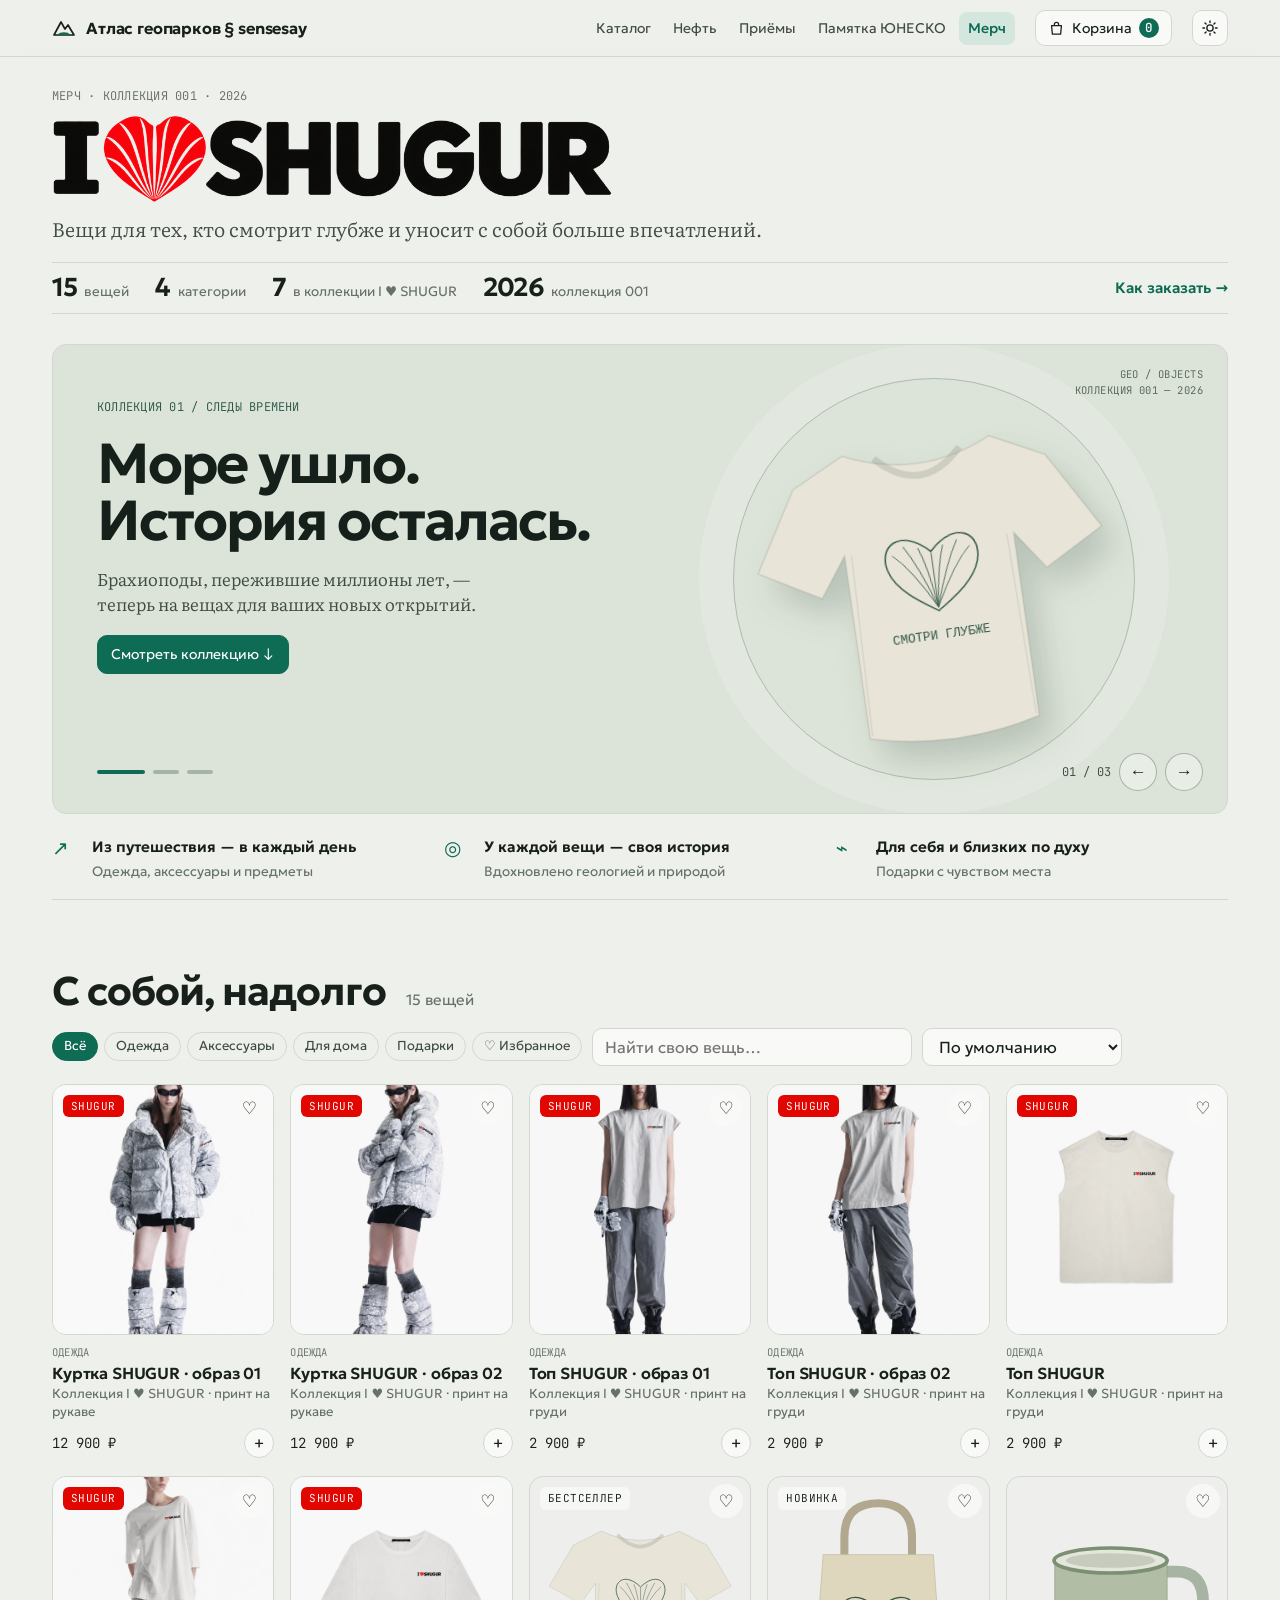
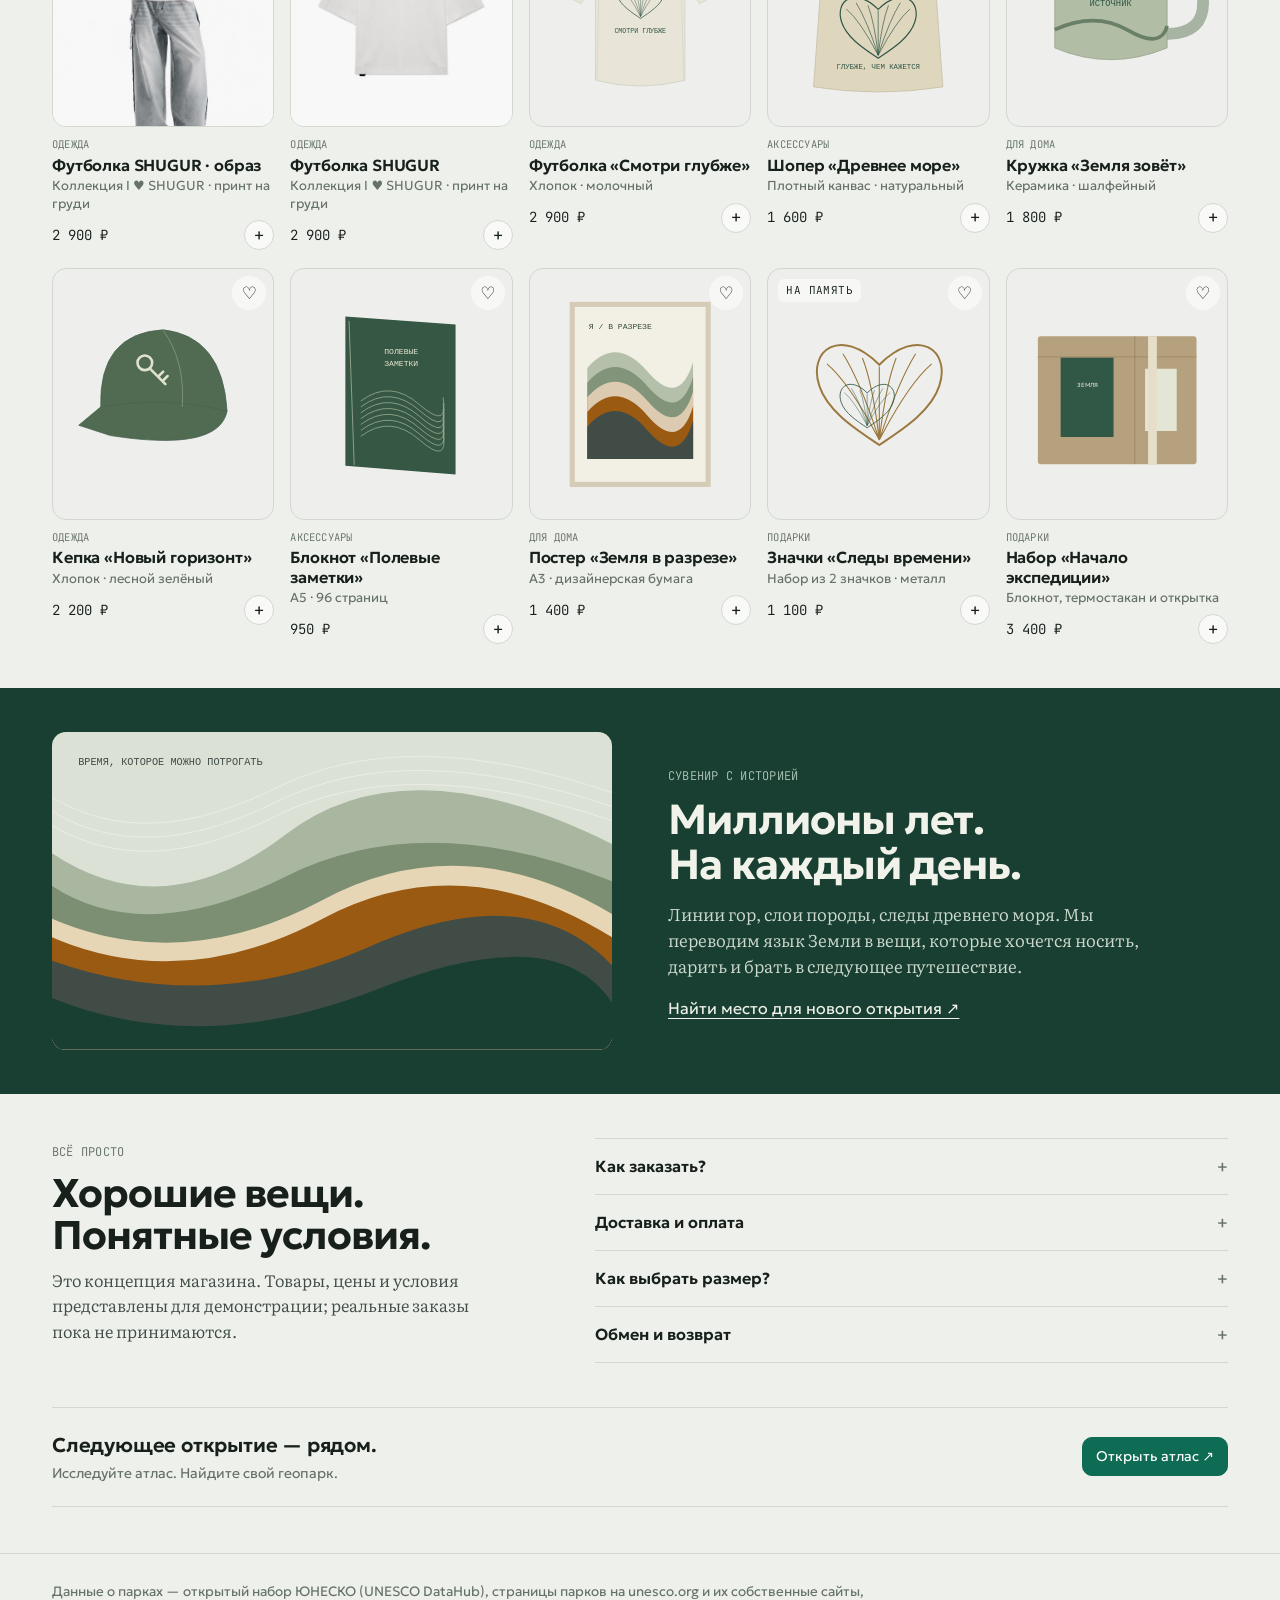
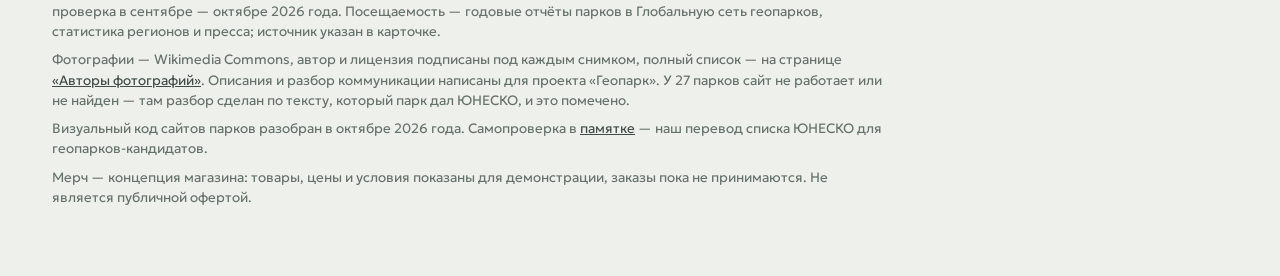
<file: merch/index.html>
<!doctype html>
<html lang="ru">
<head>
<meta charset="utf-8">
<meta name="viewport" content="width=device-width, initial-scale=1">
<title>Мерч I ♥ SHUGUR — Атлас геопарков ЮНЕСКО</title>
<meta name="description" content="Мерч Атласа геопарков: коллекция I ♥ SHUGUR и вещи, вдохновлённые геологией. Концепция магазина — заказы пока не принимаются.">
<meta name="theme-color" content="#EEF0EC" media="(prefers-color-scheme: light)">
<meta name="theme-color" content="#101412" media="(prefers-color-scheme: dark)">
<meta property="og:type" content="website">
<meta property="og:locale" content="ru_RU">
<meta property="og:title" content="Мерч I ♥ SHUGUR — Атлас геопарков ЮНЕСКО">
<meta property="og:description" content="Мерч Атласа геопарков: коллекция I ♥ SHUGUR и вещи, вдохновлённые геологией. Концепция магазина — заказы пока не принимаются.">
<meta property="og:url" content="https://geo-parki.ru/merch/">
<meta property="og:site_name" content="Атлас геопарков ЮНЕСКО">
<meta property="og:image" content="https://geo-parki.ru/img/og.jpg">
<meta property="og:image:width" content="1200">
<meta property="og:image:height" content="630">
<meta name="twitter:image" content="https://geo-parki.ru/img/og.jpg">
<link rel="canonical" href="https://geo-parki.ru/merch/">
<meta name="twitter:card" content="summary_large_image">
<link rel="icon" href="../favicon.svg" type="image/svg+xml">
<link rel="preload" href="../fonts/geologica-cyrillic-wght-normal.woff2" as="font" type="font/woff2" crossorigin>
<link rel="stylesheet" href="../fonts/fonts.css">
<link rel="stylesheet" href="../assets/atlas.css?v=0e66ae5a">
<script>try{var t=localStorage.getItem('atlas-theme');if(t)document.documentElement.setAttribute('data-theme',t)}catch(e){}</script>
<style>
/* Мерч — стили страницы поверх общего assets/atlas.css */
.m-logo{margin:12px 0 14px;line-height:0}
.m-logo img{display:block;width:min(560px,100%);height:auto}
.m-logo .lg-d{display:none}
:root[data-theme="dark"] .m-logo .lg-l{display:none}
:root[data-theme="dark"] .m-logo .lg-d{display:block}
@media (prefers-color-scheme: dark){:root:not([data-theme="light"]) .m-logo .lg-l{display:none}:root:not([data-theme="light"]) .m-logo .lg-d{display:block}}
.cart-btn{flex:none;height:36px;border-radius:10px;border:1px solid var(--line);background:var(--surface);padding:0 12px;font-size:14px;cursor:pointer;display:inline-flex;align-items:center;gap:7px;white-space:nowrap}
.cart-btn b{font-family:var(--mono);font-weight:500;font-size:12.5px;background:var(--accent);color:var(--accent-ink);border-radius:999px;min-width:20px;height:20px;display:inline-grid;place-items:center;padding:0 6px}
.cart-btn:hover{border-color:var(--muted)}
@media(max-width:640px){.cart-btn{order:1;padding:0 9px}.cart-btn .w{display:none}.m-spec{display:none}}
.cart-btn svg{flex:none}
@media(max-width:390px){.cart-btn{padding:0 6px;gap:4px}.cart-btn b{min-width:18px;height:18px;font-size:11.5px;padding:0 5px}.top .wrap{column-gap:6px}}
/* карусель */
.m-hero{position:relative;display:grid;grid-template-columns:1fr;min-height:420px;border-radius:var(--r);border:1px solid var(--line);overflow:hidden;transition:background-color .4s}
@media(min-width:860px){.m-hero{grid-template-columns:1fr 1fr;min-height:470px}}
.m-hero-copy{padding:34px 26px 90px;position:relative;z-index:1}
@media(min-width:860px){.m-hero-copy{padding:48px 0 96px 44px}}
.m-hero .mono{color:#2c5a48}
.m-hero h2{font-size:clamp(34px,4.4vw,60px);line-height:1.02;letter-spacing:-.035em;font-weight:650;margin:18px 0 16px;color:#16201b}
.m-hero p{font-family:var(--read);font-size:17px;line-height:1.5;color:#3d4b43;max-width:24em;margin:0 0 18px}
.m-hero .btn.pri{background:#0E6B54;border-color:#0E6B54;color:#fff}
.m-hero-art{position:relative;display:flex;align-items:center;justify-content:center;min-height:240px}
.m-hero-art::before{content:"";position:absolute;width:min(400px,70%);aspect-ratio:1;border-radius:50%;border:1px solid rgba(40,70,55,.25);box-shadow:0 0 0 34px rgba(255,255,255,.18)}
.m-hero-art svg{position:relative;width:min(420px,90%);height:auto;transform:rotate(-8deg);filter:drop-shadow(12px 20px 16px rgba(30,50,40,.18))}
.m-spec{position:absolute;right:24px;top:22px;font-family:var(--mono);font-size:10.5px;letter-spacing:.04em;color:#55665b;text-align:right;text-transform:uppercase}
.m-bar{position:absolute;left:26px;right:24px;bottom:22px;display:flex;align-items:center;justify-content:space-between;z-index:2}
@media(min-width:860px){.m-bar{left:44px}}
.m-dots{display:flex;gap:8px}
.m-dots button{width:26px;height:4px;border:0;padding:0;border-radius:2px;background:rgba(40,70,55,.3);cursor:pointer}
.m-dots button[aria-pressed="true"]{width:48px;background:#0E6B54}
.m-arr{display:flex;align-items:center;gap:8px;font-family:var(--mono);font-size:12px;color:#3d4b43}
.m-arr button{width:38px;height:38px;border-radius:50%;border:1px solid rgba(40,70,55,.35);background:rgba(255,255,255,.35);cursor:pointer;font-size:17px;color:#16201b}
/* выгоды */
.m-ben{display:grid;gap:0;border-bottom:1px solid var(--line);margin-top:6px}
@media(min-width:760px){.m-ben{grid-template-columns:repeat(3,1fr)}}
.m-ben>div{display:grid;grid-template-columns:30px 1fr;gap:10px;padding:16px 16px 16px 0;border-top:1px solid var(--line)}
@media(min-width:760px){.m-ben>div{border-top:0}}
.m-ben i{font-style:normal;font-size:20px;color:var(--accent);line-height:1.2}
.m-ben b{font-weight:600;font-size:15px;display:block}
.m-ben span{font-size:13.5px;color:var(--muted)}
/* каталог */
.m-tools{display:flex;flex-wrap:wrap;gap:10px;align-items:center;margin-bottom:18px}
.m-tools .field{flex:1;min-width:180px;max-width:320px}
.m-tools .field input,.m-tools .field select{height:38px;border:1px solid var(--line);border-radius:10px;background:var(--surface);padding:0 12px;width:100%}
.m-grid{display:grid;gap:18px 16px;grid-template-columns:repeat(auto-fill,minmax(220px,1fr))}
@media(max-width:520px){.m-grid{grid-template-columns:1fr 1fr;gap:16px 10px}}
.m-card{position:relative;display:flex;flex-direction:column;text-decoration:none;color:inherit}
.m-pic{position:relative;display:block;aspect-ratio:1/1.13;border-radius:var(--r);overflow:hidden;background:#EEEFEC;border:1px solid var(--line)}
.m-pic img,.m-pic svg{width:100%;height:100%;display:block;object-fit:contain;transition:transform .4s ease}
.m-pic img{object-fit:cover}
.m-card:hover .m-pic img,.m-card:hover .m-pic svg{transform:scale(1.04)}
.m-card .tags{left:10px;top:10px}
.m-card .tag{background:rgba(249,250,247,.9);color:#16201b}
.m-card .tag.sh{background:#E10600;color:#fff}
.m-fav{position:absolute;right:8px;top:8px;z-index:2;width:34px;height:34px;border-radius:50%;border:0;background:rgba(249,250,247,.85);font-size:17px;cursor:pointer;color:#16201b;line-height:1}
.m-fav[aria-pressed="true"]{color:#E10600}
.m-card .mono{margin-top:10px;font-size:10.5px}
.m-card h3{margin:3px 0 2px;font-size:16px;font-weight:600;letter-spacing:-.01em;line-height:1.2}
.m-card p{margin:0;font-size:13px;color:var(--muted);line-height:1.35}
.m-price{display:flex;justify-content:space-between;align-items:center;margin-top:8px;font-family:var(--mono);font-size:14px}
.m-price .add{width:30px;height:30px;border-radius:50%;border:1px solid var(--line);background:var(--surface);cursor:pointer;font-size:17px;line-height:1}
.m-price .add:hover{border-color:var(--accent);color:var(--accent)}
/* история */
.m-story{background:#183F32;color:#F1F3EA}
.m-story .wrap{display:grid;gap:28px}
@media(min-width:900px){.m-story .wrap{grid-template-columns:1fr 1fr;gap:56px;align-items:center}}
.m-story svg{display:block;width:100%;height:auto;border-radius:var(--r)}
.m-story .mono{color:#A9C2B3}
.m-story h2{font-size:clamp(28px,3.6vw,42px);line-height:1.05;letter-spacing:-.025em;font-weight:650;margin:12px 0 14px}
.m-story p{font-family:var(--read);font-size:17px;line-height:1.55;color:#CFDACF;margin:0 0 16px;max-width:30em}
.m-story a{color:#F1F3EA;text-underline-offset:4px}
/* условия */
.m-help{display:grid;gap:26px}
@media(min-width:900px){.m-help{grid-template-columns:1fr 1.3fr;gap:56px}}
.m-help .lead{font-family:var(--read);font-size:16.5px;line-height:1.55;color:var(--ink-2);margin:12px 0 0;max-width:26em}
.m-close{display:flex;flex-wrap:wrap;gap:14px 28px;align-items:center;justify-content:space-between;border-top:1px solid var(--line);border-bottom:1px solid var(--line);padding:22px 0;margin-bottom:46px}
.m-close b{display:block;font-size:20px;font-weight:600;letter-spacing:-.01em}
.m-close span{color:var(--muted);font-size:14px}
/* карточка вещи (как карточка парка) */
.prod .p-hero figure img,.prod .p-hero figure svg{width:100%;max-height:72vh;object-fit:contain;background:#EEEFEC;border-radius:var(--r);display:block}
.prod .facts{grid-template-columns:repeat(2,1fr)}
@media(min-width:760px){.prod .facts{grid-template-columns:repeat(4,1fr)}}
.sizes{display:flex;gap:8px;flex-wrap:wrap;margin:6px 0 16px}
.sizes button{min-width:48px;height:40px;border-radius:10px;border:1px solid var(--line);background:var(--surface);cursor:pointer;font-family:var(--mono)}
.sizes button[aria-pressed="true"]{background:var(--ink);color:var(--bg);border-color:var(--ink)}
table.sz{width:100%;border-collapse:collapse;font-size:14.5px}
table.sz td,table.sz th{padding:8px 10px 8px 0;border-top:1px solid var(--line);text-align:left}
table.sz th{font-family:var(--mono);font-size:11px;text-transform:uppercase;color:var(--muted);font-weight:400}
.demo-note{font-size:13px;color:var(--muted);margin:12px 0 0}
/* корзина */
dialog.m-cart{border:1px solid var(--line);border-radius:var(--r);padding:22px 24px 24px;background:var(--surface);color:var(--ink);width:min(560px,calc(100% - 32px));max-height:86vh}
dialog.m-cart::backdrop{background:rgba(16,24,20,.45);backdrop-filter:blur(3px)}
.m-cart h2{margin:0 0 6px;font-size:24px;letter-spacing:-.02em}
.m-cart .x{float:right;width:36px;height:36px;border-radius:10px;border:1px solid var(--line);background:var(--bg);cursor:pointer;font-size:18px}
.crow{display:grid;grid-template-columns:1fr auto auto;gap:12px;align-items:center;padding:12px 0;border-top:1px solid var(--line);font-size:14.5px}
.crow small{display:block;color:var(--muted);font-family:var(--mono);font-size:11.5px}
.crow .q{display:flex;align-items:center;gap:8px;font-family:var(--mono)}
.crow .q button{width:28px;height:28px;border-radius:8px;border:1px solid var(--line);background:var(--bg);cursor:pointer}
.ctot{display:flex;justify-content:space-between;border-top:1px solid var(--line);padding:14px 0 6px;font-weight:600;font-size:17px}
.m-toast{position:fixed;left:50%;bottom:22px;transform:translateX(-50%);background:var(--ink);color:var(--bg);padding:11px 20px;border-radius:10px;font-size:14px;z-index:60;opacity:0;pointer-events:none;transition:opacity .2s}
.m-toast.on{opacity:1}
</style>
<!-- Yandex.Metrika counter -->
<script type="text/javascript">
    (function(m,e,t,r,i,k,a){
        m[i]=m[i]||function(){(m[i].a=m[i].a||[]).push(arguments)};
        m[i].l=1*new Date();
        for (var j = 0; j < document.scripts.length; j++) {if (document.scripts[j].src === r) { return; }}
        k=e.createElement(t),a=e.getElementsByTagName(t)[0],k.async=1,k.src=r,a.parentNode.insertBefore(k,a)
    })(window, document,'script','https://mc.yandex.ru/metrika/tag.js?id=113656750', 'ym');

    ym(113656750, 'init', {ssr:true, webvisor:true, clickmap:true, ecommerce:"dataLayer", referrer: document.referrer, url: location.href, accurateTrackBounce:true, trackLinks:true});
</script>
<noscript><div><img src="https://mc.yandex.ru/watch/113656750" style="position:absolute; left:-9999px;" alt="" /></div></noscript>
<!-- /Yandex.Metrika counter -->
<script>addEventListener("hashchange",function(e){if(!/^#[pm]-/.test(location.hash))return;var u=location.href,r=e.oldURL;setTimeout(function(){try{ym(113656750,"hit",u,{title:document.title,referer:r});}catch(x){}},0);});</script>
</head>
<body>
<header class="top">
  <div class="wrap">
    <a class="brand" href="../" aria-label="Атлас геопарков ЮНЕСКО — на главную">
      <svg width="24" height="24" viewBox="0 0 24 24" fill="none" aria-hidden="true"><path d="M2 19 9 6l4 7 3-4 6 10H2Z" stroke="currentColor" stroke-width="1.7" stroke-linejoin="round"/><path d="M6.5 19c2-2.5 9-2.5 11 0" stroke="var(--accent)" stroke-width="1.7" stroke-linecap="round"/></svg>
      <span>Атлас геопарков § sensesay</span>
    </a>
    <nav class="nav" aria-label="Разделы"><a href="../#catalog">Каталог</a><a href="../#oil">Нефть</a><a href="../#devices">Приёмы</a><a href="../pamyatka/">Памятка ЮНЕСКО</a><a href="#top" aria-current="page">Мерч</a></nav>
    <button class="cart-btn" id="cartBtn" aria-label="Корзина"><svg width="17" height="17" viewBox="0 0 24 24" fill="none" stroke="currentColor" stroke-width="1.8" stroke-linejoin="round" aria-hidden="true"><path d="M5 8h14l-1.2 12H6.2L5 8Z"/><path d="M9 8V6.5a3 3 0 0 1 6 0V8"/></svg><span class="w">Корзина</span> <b>0</b></button>
    <button class="icon-btn" id="themeBtn" aria-label="Сменить тему">
      <svg width="18" height="18" viewBox="0 0 24 24" fill="none" stroke="currentColor" stroke-width="1.8" stroke-linecap="round"><circle cx="12" cy="12" r="4.2"/><path d="M12 2.5v2.2M12 19.3v2.2M2.5 12h2.2M19.3 12h2.2M5.3 5.3l1.5 1.5M17.2 17.2l1.5 1.5M5.3 18.7l1.5-1.5M17.2 6.8l1.5-1.5"/></svg>
    </button>
  </div>
</header>

<main id="top">
  <div class="wrap intro">
    <div class="mono">Мерч · коллекция 001 · 2026</div>
    <h1 class="m-logo"><img class="lg-l" src="img/logo-shugur.webp" alt="I ♥ SHUGUR" width="1000" height="158"><img class="lg-d" src="img/logo-shugur-dark.webp" alt="I ♥ SHUGUR" width="1000" height="158"></h1>
    <p class="sub">Вещи для тех, кто смотрит глубже и уносит с собой больше впечатлений.</p>
    <div class="intro-row">
      <ul class="nums" id="mNums"></ul>
      <a class="to-memo" href="#help">Как заказать →</a>
    </div>
  </div>

  <section class="cat-sec" aria-label="Коллекции"><div class="wrap">
    <div class="m-hero" id="mHero" aria-roledescription="карусель">
      <div class="m-hero-copy"><span class="mono" id="sTag"></span><h2 id="sTitle"></h2><p id="sText"></p><a class="btn pri" href="#merch" id="sLink">Смотреть коллекцию ↓</a></div>
      <div class="m-hero-art" id="sArt"></div>
      <div class="m-spec">Geo / objects<br>Коллекция 001 — 2026</div>
      <div class="m-bar"><div class="m-dots" id="sDots"></div><div class="m-arr"><span id="sNum"></span><button id="sPrev" aria-label="Предыдущий слайд">←</button><button id="sNext" aria-label="Следующий слайд">→</button></div></div>
    </div>
    <div class="m-ben">
      <div><i>↗</i><div><b>Из путешествия — в каждый день</b><span>Одежда, аксессуары и предметы</span></div></div>
      <div><i>◎</i><div><b>У каждой вещи — своя история</b><span>Вдохновлено геологией и природой</span></div></div>
      <div><i>⌁</i><div><b>Для себя и близких по духу</b><span>Подарки с чувством места</span></div></div>
    </div>
  </div></section>

  <section id="merch" class="cat-sec"><div class="wrap">
    <div class="sec-head"><h2>С собой, надолго</h2><p id="mCount"></p></div>
    <div class="m-tools">
      <div class="chips" id="mCats"></div>
      <div class="field"><input id="mQ" type="search" placeholder="Найти свою вещь…" aria-label="Найти вещь" autocomplete="off"></div>
      <div class="field" style="max-width:200px"><select id="mSort" aria-label="Порядок"><option value="default">По умолчанию</option><option value="asc">Сначала дешевле</option><option value="desc">Сначала дороже</option></select></div>
    </div>
    <div class="m-grid" id="mGrid"></div>
  </div></section>

  <section class="m-story"><div class="wrap">
    <svg viewBox="0 0 600 340" role="img" aria-label="Слои породы"><rect width="600" height="340" fill="#dce1d5"/><path d="M0 130Q120 210 250 110T600 120V340H0Z" fill="#aab7a0"/><path d="M0 165Q100 230 250 155T600 160V340H0Z" fill="#7c8f73"/><path d="M0 200Q140 260 290 180T600 195V340H0Z" fill="#e6d6b5"/><path d="M0 220Q140 280 290 200T600 220V340H0Z" fill="#9a5a12"/><path d="M0 245Q170 305 340 230T600 250V340H0Z" fill="#414c46"/><path d="M0 285Q160 350 350 275T600 290V340H0Z" fill="#183f32"/><g fill="none" stroke="#f9faf7" opacity=".5"><path d="M0 70Q100 130 240 60T600 65"/><path d="M0 85Q100 145 240 75T600 80"/><path d="M0 100Q100 160 240 90T600 95"/></g><text x="28" y="35" fill="#414c46" font-size="11" font-family="monospace">ВРЕМЯ, КОТОРОЕ МОЖНО ПОТРОГАТЬ</text></svg>
    <div><span class="mono">Сувенир с историей</span><h2>Миллионы лет.<br>На каждый день.</h2><p>Линии гор, слои породы, следы древнего моря. Мы переводим язык Земли в вещи, которые хочется носить, дарить и брать в следующее путешествие.</p><a href="../#catalog">Найти место для нового открытия ↗</a></div>
  </div></section>

  <section id="help"><div class="wrap">
    <div class="m-help">
      <div><span class="mono">Всё просто</span><div class="sec-head" style="margin:10px 0 0"><h2>Хорошие вещи.<br>Понятные условия.</h2></div><p class="lead">Это концепция магазина. Товары, цены и условия представлены для демонстрации; реальные заказы пока не принимаются.</p></div>
      <div>
        <details class="acc"><summary>Как заказать?</summary><div class="acc-body"><p>Выберите товар, размер и добавьте его в корзину. В этой версии можно собрать заказ и скачать его список. Оплата и отправка заказа появятся после подключения магазина.</p></div></details>
        <details class="acc"><summary>Доставка и оплата</summary><div class="acc-body"><p>Планируем курьерскую доставку и пункты выдачи. Стоимость, сроки и способы оплаты будут доступны после запуска продаж.</p></div></details>
        <details class="acc"><summary>Как выбрать размер?</summary><div class="acc-body"><p>Для футболки: S — обхват груди 88–96 см, M — 96–104 см, L — 104–112 см, XL — 112–120 см. Предварительная сетка для макета; финальные замеры будут у каждого изделия.</p></div></details>
        <details class="acc"><summary>Обмен и возврат</summary><div class="acc-body"><p>Условия обмена, возврата и контакты продавца будут опубликованы до начала продаж.</p></div></details>
      </div>
    </div>
  </div></section>

  <div class="wrap"><div class="m-close"><div><b>Следующее открытие — рядом.</b><span>Исследуйте атлас. Найдите свой геопарк.</span></div><a class="btn pri" href="../">Открыть атлас ↗</a></div></div>
</main>

<footer><div class="wrap">
  <p>Данные о парках — открытый набор ЮНЕСКО (UNESCO DataHub), страницы парков на unesco.org и их собственные сайты, проверка в сентябре — октябре 2026 года. Посещаемость — годовые отчёты парков в Глобальную сеть геопарков, статистика регионов и пресса; источник указан в карточке.</p>
  <p>Фотографии — Wikimedia Commons, автор и лицензия подписаны под каждым снимком, полный список — на странице <a href="../credits.html">«Авторы фотографий»</a>. Описания и разбор коммуникации написаны для проекта «Геопарк». У 27 парков сайт не работает или не найден — там разбор сделан по тексту, который парк дал ЮНЕСКО, и это помечено.</p>
  <p>Визуальный код сайтов парков разобран в октябре 2026 года. Самопроверка в <a href="../pamyatka/#check">памятке</a> — наш перевод списка ЮНЕСКО для геопарков-кандидатов.</p>
  <p>Мерч — концепция магазина: товары, цены и условия показаны для демонстрации, заказы пока не принимаются. Не является публичной офертой.</p>
</div></footer>

<div class="park prod" id="prod" role="dialog" aria-modal="true" aria-label="Карточка вещи"></div>
<dialog class="m-cart" id="mCart" aria-label="Корзина"><button class="x" id="mCartX" aria-label="Закрыть">×</button><h2>Ваша корзина</h2><div id="mCartBody"></div></dialog>
<div class="m-toast" id="mToast" role="status"></div>

<script>
(function(){
'use strict';
const $=s=>document.querySelector(s);
const esc=s=>String(s==null?'':s).replace(/[&<>"]/g,c=>({'&':'&amp;','<':'&lt;','>':'&gt;','"':'&quot;'}[c]));
const root=document.documentElement;
$('#themeBtn').addEventListener('click',()=>{const cur=root.getAttribute('data-theme')||(matchMedia('(prefers-color-scheme: dark)').matches?'dark':'light');const nx=cur==='dark'?'light':'dark';root.setAttribute('data-theme',nx);try{localStorage.setItem('atlas-theme',nx);}catch(e){}});
const load=k=>{try{return JSON.parse(localStorage.getItem(k)||'[]');}catch(e){return [];}};
const save=(k,v)=>{try{localStorage.setItem(k,JSON.stringify(v));}catch(e){}};

/* рисунки вещей — из концепции магазина */
const shell=`<path d="M150 118C104 72 65 101 79 143C89 174 125 196 150 213C175 196 211 174 221 143C235 101 196 72 150 118Z" fill="none" stroke="currentColor" stroke-width="2.3"/><g stroke="currentColor" fill="none" stroke-width="1.3"><path d="M150 207Q115 140 88 117M150 207Q128 139 107 105M150 207Q142 140 130 110M150 207V120M150 207Q158 140 170 110M150 207Q172 139 193 105M150 207Q185 140 212 117"/></g>`;
function artwork(type,color='#e8e4d8'){let s='';
if(type==='shirt')s=`<path d="M97 64L59 83 26 139 69 163 89 135V267Q150 283 211 267V135L231 163 274 139 241 83 203 64Q150 89 97 64Z" fill="${color}" stroke="#7e877e" stroke-opacity=".25"/><path d="M119 69Q150 101 181 69" fill="none" stroke="#7e877e" stroke-width="5" opacity=".25"/><g transform="translate(83 87) scale(.45)" color="#315747">${shell}</g><text x="150" y="203" text-anchor="middle" fill="#315747" font-size="9" font-family="monospace">СМОТРИ ГЛУБЖЕ</text><path d="M94 135L91 265M206 135L209 265" stroke="#babeb2" opacity=".4"/>`;
if(type==='bag')s=`<path d="M104 105V72Q104 26 150 26T196 72V105" fill="none" stroke="#b2a88f" stroke-width="11"/><path d="M75 96H225L238 276Q150 290 62 276Z" fill="${color}" stroke="#c3bca6"/><g transform="translate(45 88) scale(.7)" color="#315747">${shell}</g><text x="150" y="252" text-anchor="middle" font-size="10" fill="#315747" font-family="monospace">ГЛУБЖЕ, ЧЕМ КАЖЕТСЯ</text>`;
if(type==='cup')s=`<path d="M207 119H231Q267 119 267 161T220 204H207" fill="none" stroke="#a7b4a3" stroke-width="16"/><path d="M65 104H218V223Q141 255 65 223Z" fill="${color}" stroke="#97a18c"/><ellipse cx="141" cy="104" rx="77" ry="17" fill="#e3e6da" stroke="#7c8f73" stroke-width="5"/><ellipse cx="141" cy="104" rx="61" ry="10" fill="#c6cbbd"/><path d="M65 198Q120 173 165 199T218 193" stroke="#697f68" stroke-width="5" fill="none"/><text x="141" y="166" font-size="12" text-anchor="middle" fill="#315747" font-family="monospace">ИСТОЧНИК</text>`;
if(type==='cap')s=`<path d="M65 178Q62 78 150 73Q231 82 237 184Z" fill="${color}" stroke="#486251"/><path d="M65 178Q156 163 237 184Q225 240 78 217L35 203Z" fill="${color}" stroke="#486251"/><path d="M150 74Q180 115 176 178" fill="none" stroke="#8b9c83"/><g fill="none" stroke="#e0e2ce" stroke-width="3.5" stroke-linecap="round" stroke-linejoin="round"><circle cx="125" cy="118" r="10"/><path d="M132 126L153 147M143 137L150 130M149 143L156 136"/></g>`;
if(type==='book')s=`<path d="M74 55L224 66V270L74 258Z" fill="${color}"/><path d="M79 61L86 257" stroke="#acb8a1"/><text x="150" y="106" fill="#e7e5d4" text-anchor="middle" font-family="monospace" font-size="11">ПОЛЕВЫЕ</text><text x="150" y="122" fill="#e7e5d4" text-anchor="middle" font-family="monospace" font-size="11">ЗАМЕТКИ</text><g stroke="#a2b39a" fill="none">${Array.from({length:7},(_,i)=>`<path d="M95 ${170+i*8}Q135 ${140+i*8} 175 ${175+i*8}T207 ${165+i*8}"/>`).join('')}</g>`;
if(type==='poster')s=`<rect x="54" y="35" width="192" height="252" fill="#d5cbb6"/><rect x="61" y="42" width="178" height="238" fill="#f2f0e5"/><text x="80" y="72" font-family="monospace" font-size="11" fill="#354a3c">Я / В РАЗРЕЗЕ</text>${['#b5c0aa','#82947a','#dccbb0','#9a5a12','#414c46'].map((c,i)=>`<path d="M78 ${125+i*20}Q117 ${80+i*20} 160 ${130+i*20}T222 ${117+i*20}V249H78Z" fill="${c}"/>`).join('')}`;
if(type==='pin')s=`<g transform="translate(-21 -15) scale(1.15)" color="#9a783e">${shell}</g><g transform="translate(60 100) scale(.5)" color="#315747">${shell}</g>`;
if(type==='set')s=`<rect x="42" y="82" width="216" height="174" rx="4" fill="#b6a17e"/><path d="M42 110H258M174 82V256" stroke="#96815d"/><rect x="73" y="111" width="72" height="108" fill="#315747"/><text x="109" y="151" text-anchor="middle" fill="#e8e1cd" font-size="8">ЗЕМЛЯ</text><path d="M188 126H231V211H188Z" fill="#e3e5d5"/><path d="M198 82V256" stroke="#e7dec9" stroke-width="12"/>`;
return `<svg viewBox="0 0 300 320" xmlns="http://www.w3.org/2000/svg" aria-hidden="true">${s}</svg>`;}

const SH='Коллекция I ♥ SHUGUR';
const P=[
 {id:'shugur-jacket-1',name:'Куртка SHUGUR · образ 01',cat:'Одежда',desc:SH+' · принт на рукаве',price:12900,type:'shirt',photo:'img/model-1.webp',badge:'SHUGUR'},
 {id:'shugur-jacket-2',name:'Куртка SHUGUR · образ 02',cat:'Одежда',desc:SH+' · принт на рукаве',price:12900,type:'shirt',photo:'img/model-2.webp',badge:'SHUGUR'},
 {id:'shugur-top-1',name:'Топ SHUGUR · образ 01',cat:'Одежда',desc:SH+' · принт на груди',price:2900,type:'shirt',photo:'img/model-3.webp',badge:'SHUGUR'},
 {id:'shugur-top-2',name:'Топ SHUGUR · образ 02',cat:'Одежда',desc:SH+' · принт на груди',price:2900,type:'shirt',photo:'img/model-4.webp',badge:'SHUGUR'},
 {id:'shugur-top',name:'Топ SHUGUR',cat:'Одежда',desc:SH+' · принт на груди',price:2900,type:'shirt',photo:'img/model-5.webp',badge:'SHUGUR'},
 {id:'shugur-tee-look',name:'Футболка SHUGUR · образ',cat:'Одежда',desc:SH+' · принт на груди',price:2900,type:'shirt',photo:'img/model-6.webp',badge:'SHUGUR'},
 {id:'shugur-tee',name:'Футболка SHUGUR',cat:'Одежда',desc:SH+' · принт на груди',price:2900,type:'shirt',photo:'img/model-7.webp',badge:'SHUGUR'},
 {id:'tee-deeper',name:'Футболка «Смотри глубже»',cat:'Одежда',desc:'Хлопок · молочный',price:2900,type:'shirt',color:'#e8e4d8',badge:'Бестселлер'},
 {id:'tote-sea',name:'Шопер «Древнее море»',cat:'Аксессуары',desc:'Плотный канвас · натуральный',price:1600,type:'bag',color:'#dfd6be',badge:'Новинка'},
 {id:'mug-earth',name:'Кружка «Земля зовёт»',cat:'Для дома',desc:'Керамика · шалфейный',price:1800,type:'cup',color:'#b1bda5'},
 {id:'cap-horizon',name:'Кепка «Новый горизонт»',cat:'Одежда',desc:'Хлопок · лесной зелёный',price:2200,type:'cap',color:'#506b52'},
 {id:'notebook-field',name:'Блокнот «Полевые заметки»',cat:'Аксессуары',desc:'А5 · 96 страниц',price:950,type:'book',color:'#365743'},
 {id:'poster-section',name:'Постер «Земля в разрезе»',cat:'Для дома',desc:'А3 · дизайнерская бумага',price:1400,type:'poster',color:'#ddd8c8'},
 {id:'pins-time',name:'Значки «Следы времени»',cat:'Подарки',desc:'Набор из 2 значков · металл',price:1100,type:'pin',color:'#d6b770',badge:'На память'},
 {id:'set-expedition',name:'Набор «Начало экспедиции»',cat:'Подарки',desc:'Блокнот, термостакан и открытка',price:3400,type:'set',color:'#aaa'}
];
const byId={};P.forEach(p=>byId[p.id]=p);
const money=n=>n.toLocaleString('ru-RU')+' ₽';
const art=(p,lazy)=>p.photo?'<img src="'+p.photo+'" alt="'+esc(p.name)+'"'+(lazy?' loading="lazy" decoding="async"':'')+' width="1053" height="1493">':artwork(p.type,p.color);
const isWear=p=>p.type==='shirt'||p.type==='cap';
const SIZES=p=>p.type==='shirt'?['S','M','L','XL']:null;
let favs=load('geo-favs').filter(x=>byId[x]), cart=load('geo-cart').filter(x=>byId[x.id]&&x.qty>0);

/* цифры под логотипом */
const cats=['Одежда','Аксессуары','Для дома','Подарки'];
$('#mNums').innerHTML='<li><b>'+P.length+'</b><span>вещей</span></li><li><b>'+cats.length+'</b><span>категории</span></li><li><b>'+P.filter(p=>p.badge==='SHUGUR').length+'</b><span>в коллекции I ♥ SHUGUR</span></li><li><b>2026</b><span>коллекция 001</span></li>';

/* карусель */
const SL=[['Коллекция 01 / Следы времени','Море ушло.<br>История осталась.','Брахиоподы, пережившие миллионы лет, — теперь на вещах для ваших новых открытий.','shirt','#DCE3D8','Все'],
 ['Коллекция 02 / В пути','Любопытство<br>всегда с собой.','Для заметок на полях, находок по дороге и маршрутов, которых ещё нет на карте.','bag','#E4DFD1','Аксессуары'],
 ['Коллекция 03 / Чувство места','Пусть Земля<br>будет ближе.','Небольшие напоминания о больших путешествиях. Для дома и тех, кто вам дорог.','cup','#D6E0D8','Для дома']];
let si=0;
function paintSlide(){const s=SL[si];$('#sTag').textContent=s[0];$('#sTitle').innerHTML=s[1];$('#sText').textContent=s[2];$('#sArt').innerHTML=artwork(s[3]);$('#mHero').style.backgroundColor=s[4];$('#sNum').textContent='0'+(si+1)+' / 0'+SL.length;
  $('#sDots').innerHTML=SL.map((_,i)=>'<button aria-label="Слайд '+(i+1)+'" aria-pressed="'+(i===si)+'" data-i="'+i+'"></button>').join('');}
$('#sDots').addEventListener('click',e=>{const b=e.target.closest('button');if(b){si=+b.dataset.i;paintSlide();}});
$('#sPrev').addEventListener('click',()=>{si=(si+SL.length-1)%SL.length;paintSlide();});
$('#sNext').addEventListener('click',()=>{si=(si+1)%SL.length;paintSlide();});
$('#sLink').addEventListener('click',()=>{setCat(SL[si][5]);});
paintSlide();

/* каталог */
let cat='Все';
const CH=[['Все','Всё'],['Одежда','Одежда'],['Аксессуары','Аксессуары'],['Для дома','Для дома'],['Подарки','Подарки'],['Избранное','♡ Избранное']];
$('#mCats').innerHTML=CH.map(([k,l])=>'<button class="chip" data-c="'+k+'" aria-pressed="'+(k===cat)+'">'+l+'</button>').join('');
$('#mCats').addEventListener('click',e=>{const b=e.target.closest('[data-c]');if(b)setCat(b.dataset.c);});
function setCat(c){cat=c;document.querySelectorAll('#mCats .chip').forEach(b=>b.setAttribute('aria-pressed',b.dataset.c===c));render();}
$('#mQ').addEventListener('input',render);$('#mSort').addEventListener('change',render);
let LIST=P.slice();
function card(p){const f=favs.indexOf(p.id)>=0;return '<article class="m-card"><button class="m-fav" data-fav="'+p.id+'" aria-pressed="'+f+'" aria-label="'+(f?'Убрать из избранного':'В избранное')+'">'+(f?'♥':'♡')+'</button><a class="m-pic" href="#m-'+p.id+'">'+(p.badge?'<span class="tags"><span class="tag'+(p.badge==='SHUGUR'?' sh':'')+'">'+esc(p.badge)+'</span></span>':'')+art(p,true)+'</a><span class="mono">'+esc(p.cat)+'</span><h3><a href="#m-'+p.id+'" style="text-decoration:none">'+esc(p.name)+'</a></h3><p>'+esc(p.desc)+'</p><div class="m-price"><span>'+money(p.price)+'</span><a class="add" href="#m-'+p.id+'" aria-label="Выбрать '+esc(p.name)+'" style="display:grid;place-items:center;text-decoration:none">+</a></div></article>';}
function render(){const q=$('#mQ').value.trim().toLowerCase();
  let l=P.filter(p=>(cat==='Все'||p.cat===cat||(cat==='Избранное'&&favs.indexOf(p.id)>=0))&&(p.name+' '+p.desc).toLowerCase().indexOf(q)>=0);
  const o=$('#mSort').value; if(o!=='default')l.sort((a,b)=>o==='asc'?a.price-b.price:b.price-a.price);
  LIST=l; const n=l.length; $('#mCount').textContent=n+' '+(n%10===1&&n%100!==11?'вещь':(n%10>=2&&n%10<=4&&(n%100<12||n%100>14))?'вещи':'вещей');
  $('#mGrid').innerHTML=n?l.map(card).join(''):'<p class="empty" style="grid-column:1/-1">'+(cat==='Избранное'?'В избранном пока пусто: отметьте вещь сердечком.':'Ничего не нашлось. Попробуйте другую категорию или запрос.')+'</p>';}
$('#mGrid').addEventListener('click',e=>{const b=e.target.closest('[data-fav]');if(!b)return;e.preventDefault();const id=b.dataset.fav;favs=favs.indexOf(id)>=0?favs.filter(x=>x!==id):favs.concat(id);save('geo-favs',favs);render();});
render();

/* корзина */
const cartN=()=>cart.reduce((s,x)=>s+x.qty,0);
function sync(){save('geo-cart',cart);const b=$('#cartBtn b');if(b)b.textContent=cartN();}
let tt;function toast(t){const e=$('#mToast');e.textContent=t;e.classList.add('on');clearTimeout(tt);tt=setTimeout(()=>e.classList.remove('on'),2200);}
function add(id,size){const r=cart.find(x=>x.id===id&&x.size===size);if(r)r.qty++;else cart.push({id,size,qty:1});sync();toast('Добавлено в корзину');}
function paintCart(){const tot=cart.reduce((s,x)=>s+x.qty*byId[x.id].price,0);
  $('#mCartBody').innerHTML=cart.length?cart.map((x,i)=>'<div class="crow"><div>'+esc(byId[x.id].name)+'<small>'+esc(x.size)+'</small></div><div class="q"><button data-d="-1" data-i="'+i+'" aria-label="Меньше">−</button>'+x.qty+'<button data-d="1" data-i="'+i+'" aria-label="Больше">+</button></div><span>'+money(byId[x.id].price*x.qty)+'</span></div>').join('')+'<div class="ctot"><span>Итого</span><span>'+money(tot)+'</span></div><p class="demo-note">Демонстрационная корзина. Покупка и оплата пока недоступны.</p><button class="btn pri" id="mDl" style="margin-top:12px">Скачать список покупок ↓</button>':'<p class="empty" style="text-align:left;padding:18px 0">Пока пусто. Самое время найти свою вещь.</p>';}
$('#mCartBody').addEventListener('click',e=>{const b=e.target.closest('[data-d]');if(b){const i=+b.dataset.i;cart[i].qty+=+b.dataset.d;cart=cart.filter(x=>x.qty>0);sync();paintCart();return;}
  if(e.target.id==='mDl'){const tot=cart.reduce((s,x)=>s+x.qty*byId[x.id].price,0);const txt='Атлас геопарков § sensesay — список покупок (демо)\n\n'+cart.map(x=>byId[x.id].name+' / '+x.size+' × '+x.qty+' — '+money(byId[x.id].price*x.qty)).join('\n')+'\n\nИтого: '+money(tot)+'\n';const u=URL.createObjectURL(new Blob([txt],{type:'text/plain;charset=utf-8'}));const a=document.createElement('a');a.href=u;a.download='geo-shopping-list.txt';document.body.appendChild(a);a.click();a.remove();setTimeout(()=>URL.revokeObjectURL(u),1000);}});
const dlg=$('#mCart');
function openCart(){paintCart();if(dlg.showModal)dlg.showModal();else dlg.setAttribute('open','');}
$('#cartBtn').addEventListener('click',openCart);
$('#mCartX').addEventListener('click',()=>dlg.close());
dlg.addEventListener('click',e=>{if(e.target===dlg)dlg.close();});
sync();

/* карточка вещи — как карточка парка */
const prod=$('#prod');let cur=null,size=null,fromApp=false;
const fact=(l,v,s)=>'<div class="fact"><span class="mono">'+l+'</span><b>'+v+'</b>'+(s?'<small>'+s+'</small>':'')+'</div>';
function openProd(p){cur=p;const sz=SIZES(p);size=sz?'M':(isWear(p)?'Единый':'Единый');
  const list=LIST.indexOf(p)>=0?LIST:P;const i=list.indexOf(p),prev=list[(i-1+list.length)%list.length],next=list[(i+1)%list.length];
  const sh=p.badge==='SHUGUR';
  prod.innerHTML='<div class="park-bar"><div class="wrap"><button class="back" id="pBack"><svg width="16" height="16" viewBox="0 0 24 24" fill="none" stroke="currentColor" stroke-width="2" stroke-linecap="round" stroke-linejoin="round"><path d="M15 5l-7 7 7 7"/></svg>К мерчу</button><span class="mono">'+esc(p.cat)+(sh?' · I ♥ SHUGUR':'')+'</span><div class="sp"><a class="icon-btn" href="#m-'+prev.id+'" aria-label="Предыдущая вещь" style="text-decoration:none"><svg width="16" height="16" viewBox="0 0 24 24" fill="none" stroke="currentColor" stroke-width="2" stroke-linecap="round"><path d="M15 5l-7 7 7 7"/></svg></a><a class="icon-btn" href="#m-'+next.id+'" aria-label="Следующая вещь" style="text-decoration:none"><svg width="16" height="16" viewBox="0 0 24 24" fill="none" stroke="currentColor" stroke-width="2" stroke-linecap="round"><path d="M9 5l7 7-7 7"/></svg></a></div></div></div>'+
  '<div class="wrap">'+
   '<div class="p-hero"><div><span class="mono">'+esc(sh?SH:'Мерч · коллекция 001')+'</span><h1>'+esc(p.name)+'</h1><div class="en">'+esc(p.desc)+'</div><p class="lead">Авторская графика, вдохновлённая геологией. Концептуальный образец коллекции.</p></div><figure>'+art(p,false)+'</figure></div>'+
   '<div class="facts">'+fact('Цена',money(p.price),'демонстрационная')+fact('Категория',esc(p.cat),'')+fact('Размер',sz?'S — XL':'Единый','размер / формат')+fact('Коллекция',sh?'I ♥ SHUGUR':'001','2026')+'</div>'+
   '<div class="p-cols"><div>'+
     '<div class="block"><h2>Выбрать</h2>'+(sz?'<div class="sizes" id="pSizes">'+sz.map(s=>'<button data-s="'+s+'" aria-pressed="'+(s===size)+'">'+s+'</button>').join('')+'</div>':'<p class="prose" style="margin:0 0 14px">Единый размер / формат</p>')+
       '<button class="btn pri" id="pAdd">Добавить в корзину +</button><p class="demo-note">Это концепция магазина: корзину можно собрать и скачать списком, оплата пока не подключена.</p></div>'+
     '<div class="block"><h2>Доставка и оплата</h2><div class="prose"><p>Планируем курьерскую доставку и пункты выдачи. Стоимость, сроки и способы оплаты будут доступны после запуска продаж.</p></div></div>'+
   '</div><div>'+
     (sz?'<div class="block"><h2>Размерная сетка</h2><table class="sz"><tr><th>Размер</th><th>Обхват груди</th></tr><tr><td>S</td><td>88–96 см</td></tr><tr><td>M</td><td>96–104 см</td></tr><tr><td>L</td><td>104–112 см</td></tr><tr><td>XL</td><td>112–120 см</td></tr></table><p class="demo-note">Предварительная сетка для макета; финальные замеры будут у каждого изделия.</p></div>':'')+
     '<div class="block"><h2>Обмен и возврат</h2><div class="prose"><p>Условия обмена, возврата и контакты продавца будут опубликованы до начала продаж.</p></div></div>'+
   '</div></div>'+
   '<div class="p-nav"><a href="#m-'+prev.id+'"><span class="mono">Назад</span><b>'+esc(prev.name)+'</b></a><a href="#m-'+next.id+'"><span class="mono">Дальше</span><b>'+esc(next.name)+'</b></a></div>'+
  '</div>';
  prod.classList.add('on');root.style.overflow='hidden';prod.scrollTop=0;document.title=p.name+' — Мерч — Атлас геопарков ЮНЕСКО';
  $('#pBack').addEventListener('click',closeProd);
  const ps=$('#pSizes');if(ps)ps.addEventListener('click',e=>{const b=e.target.closest('[data-s]');if(!b)return;size=b.dataset.s;ps.querySelectorAll('button').forEach(x=>x.setAttribute('aria-pressed',x===b));});
  $('#pAdd').addEventListener('click',()=>add(p.id,size));
}
const TITLE=document.title;
function closeProd(){if(!fromApp){location.hash='merch';return;}try{history.replaceState(null,'',location.pathname+location.search);}catch(e){location.hash='merch';return;}route();}
function route(){const h=decodeURIComponent(location.hash.slice(1));if(h.indexOf('m-')===0&&byId[h.slice(2)]){openProd(byId[h.slice(2)]);}else if(prod.classList.contains('on')){prod.classList.remove('on');prod.innerHTML='';root.style.overflow='';cur=null;document.title=TITLE;}}
addEventListener('hashchange',()=>{fromApp=true;route();});
addEventListener('keydown',e=>{if(e.key==='Escape'&&cur&&!(dlg.open))closeProd();});
route();
})();
</script>
</body>
</html>
</file>
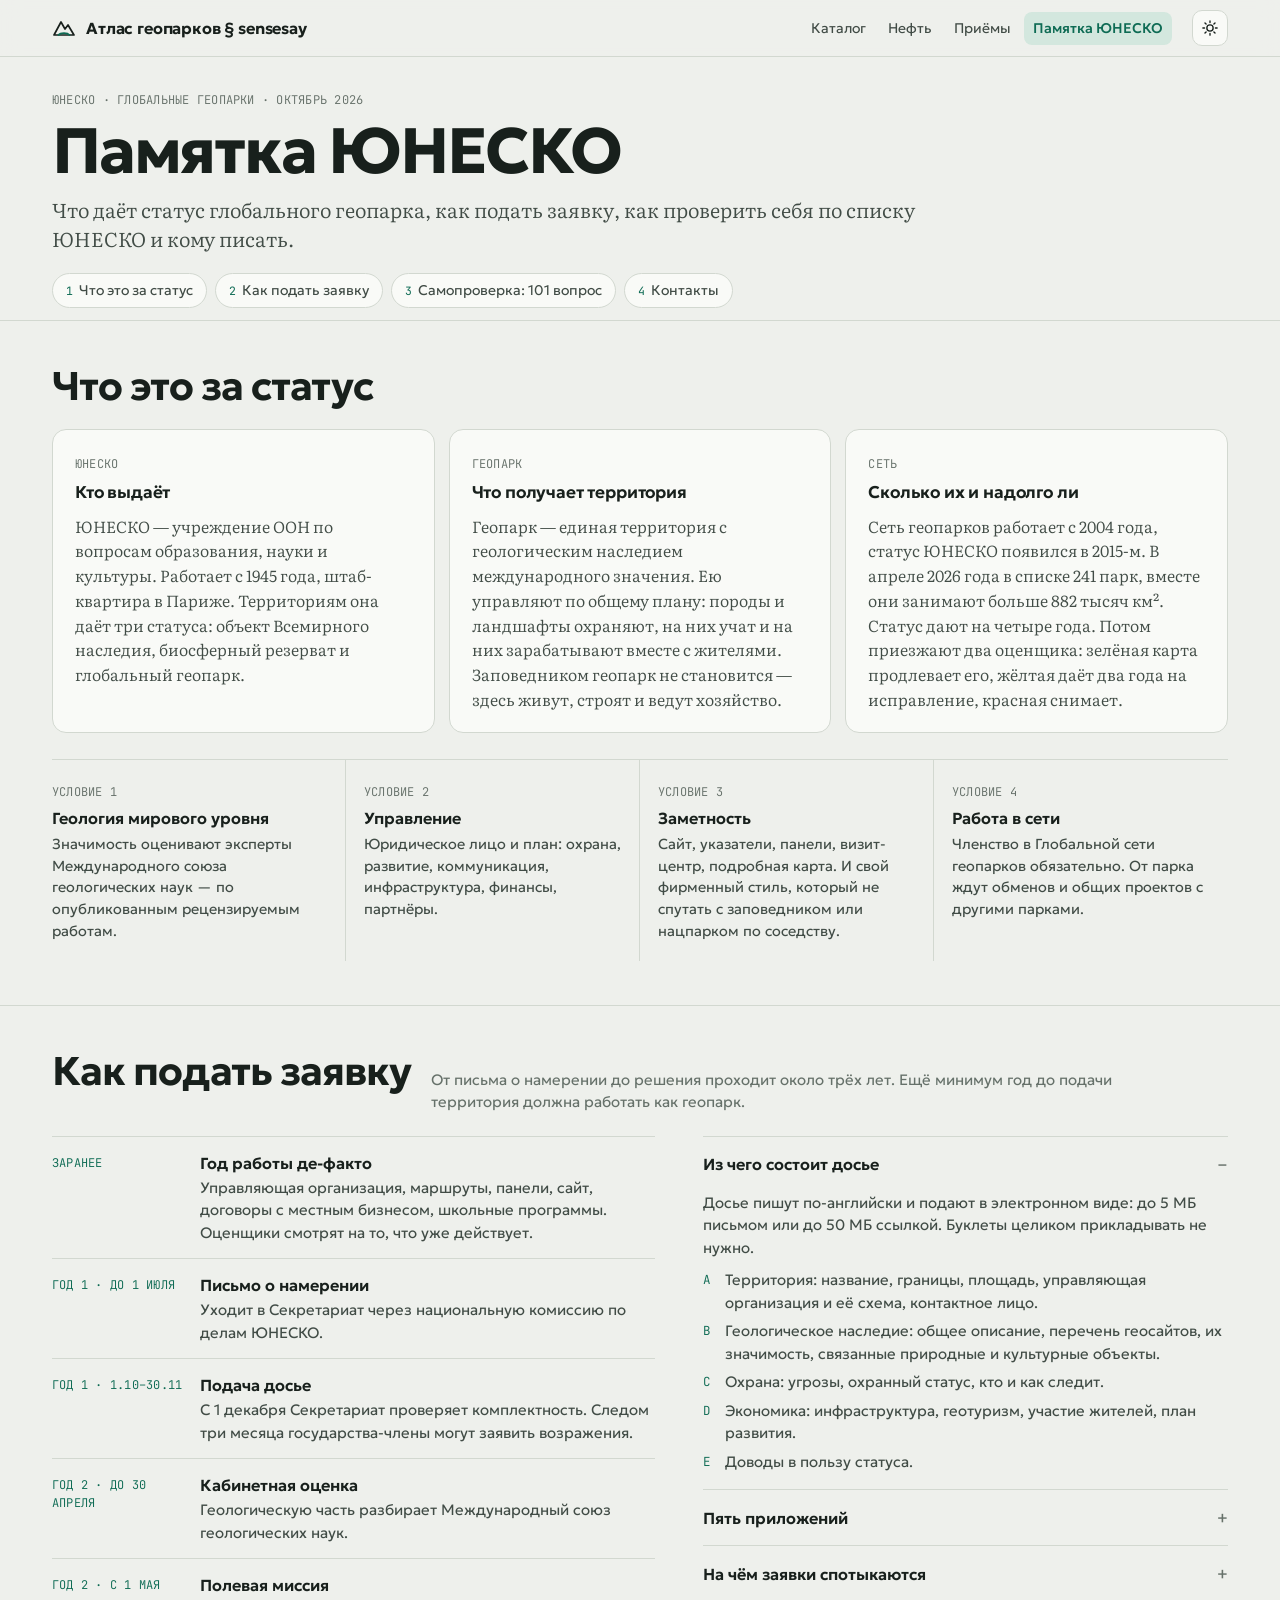
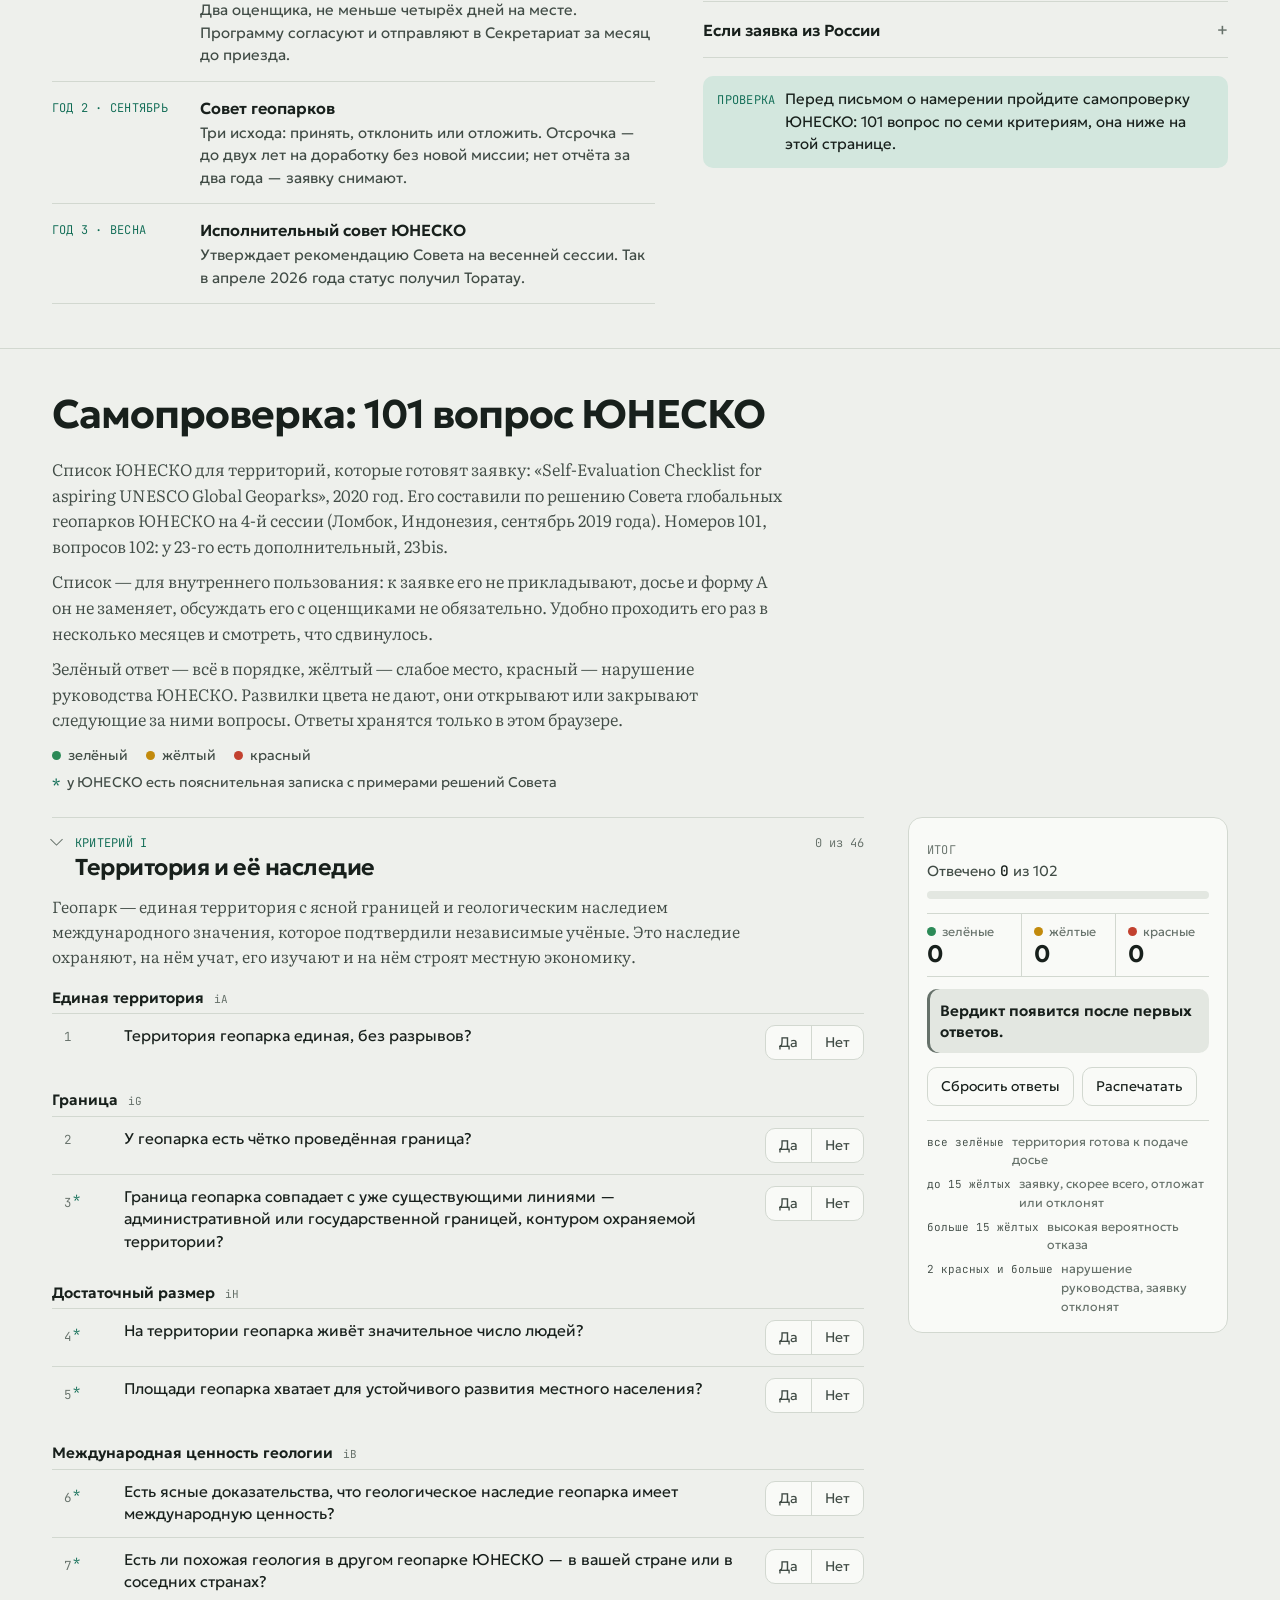
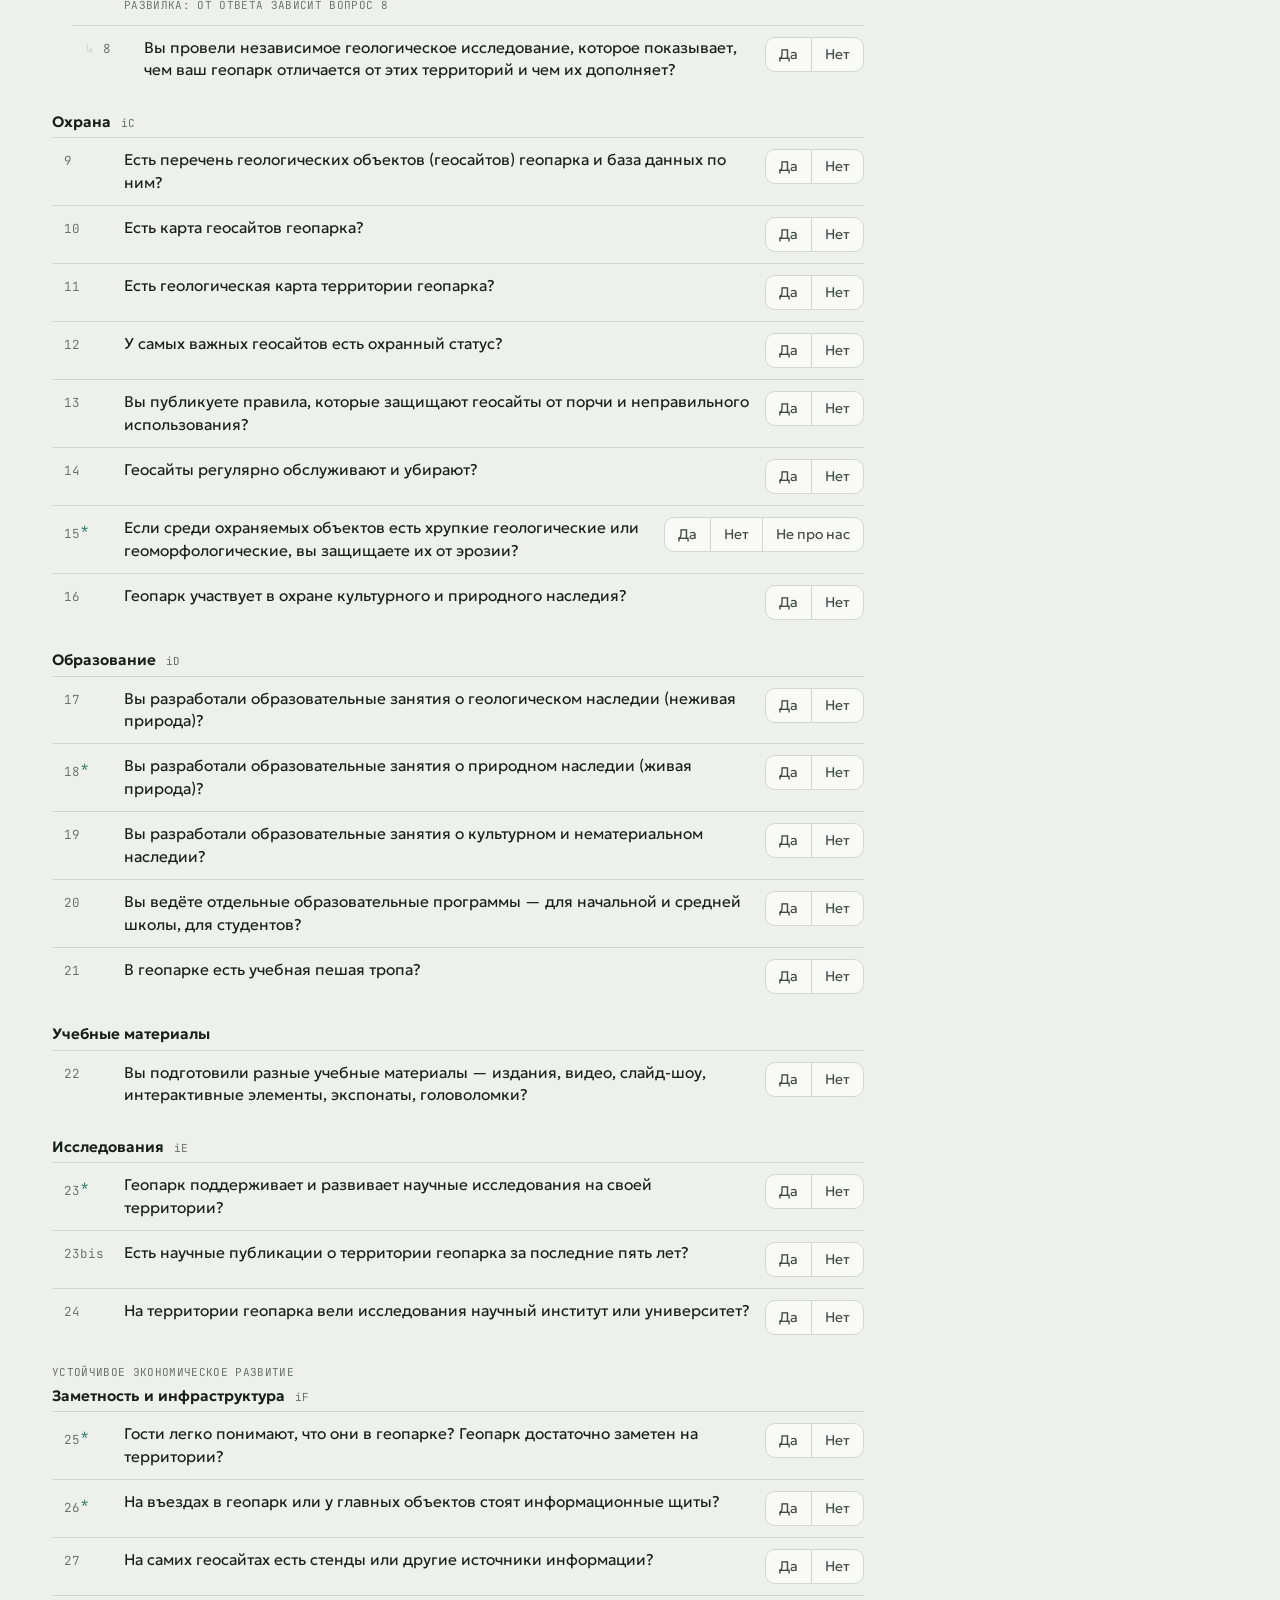
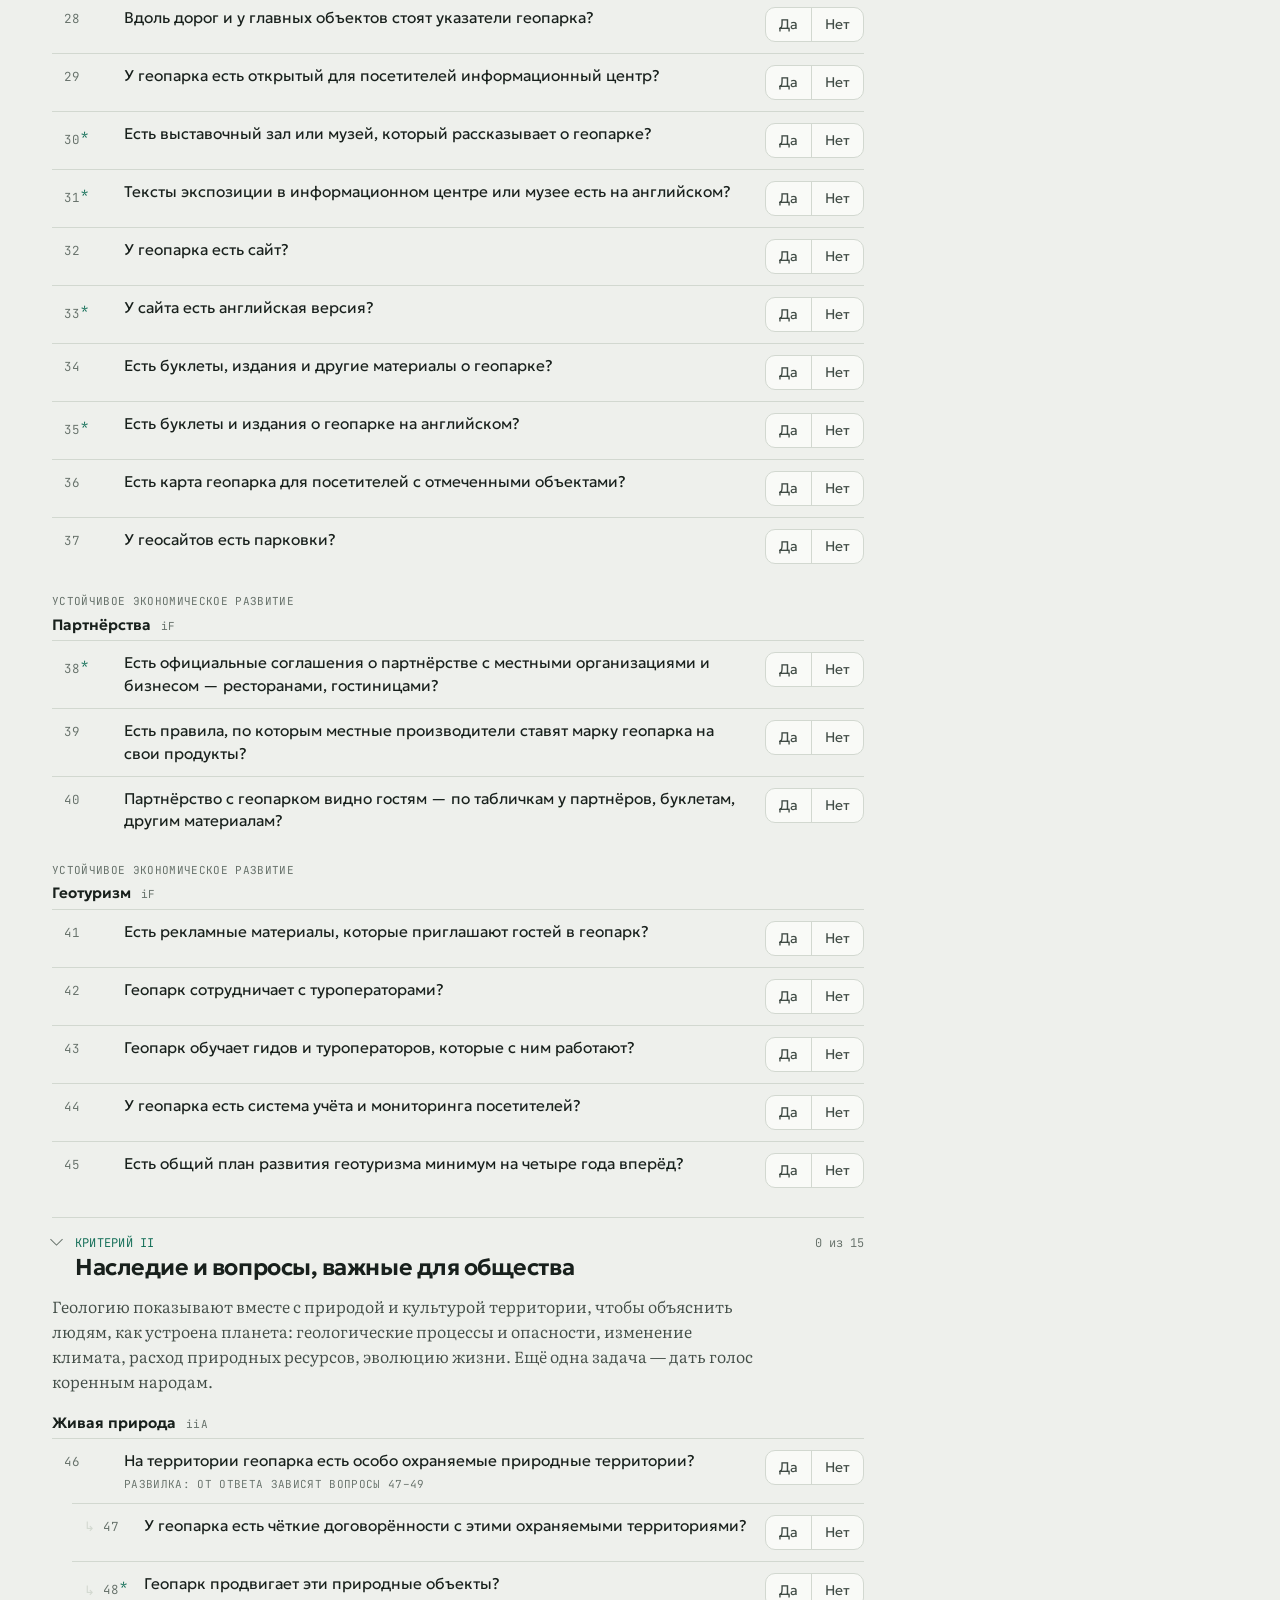
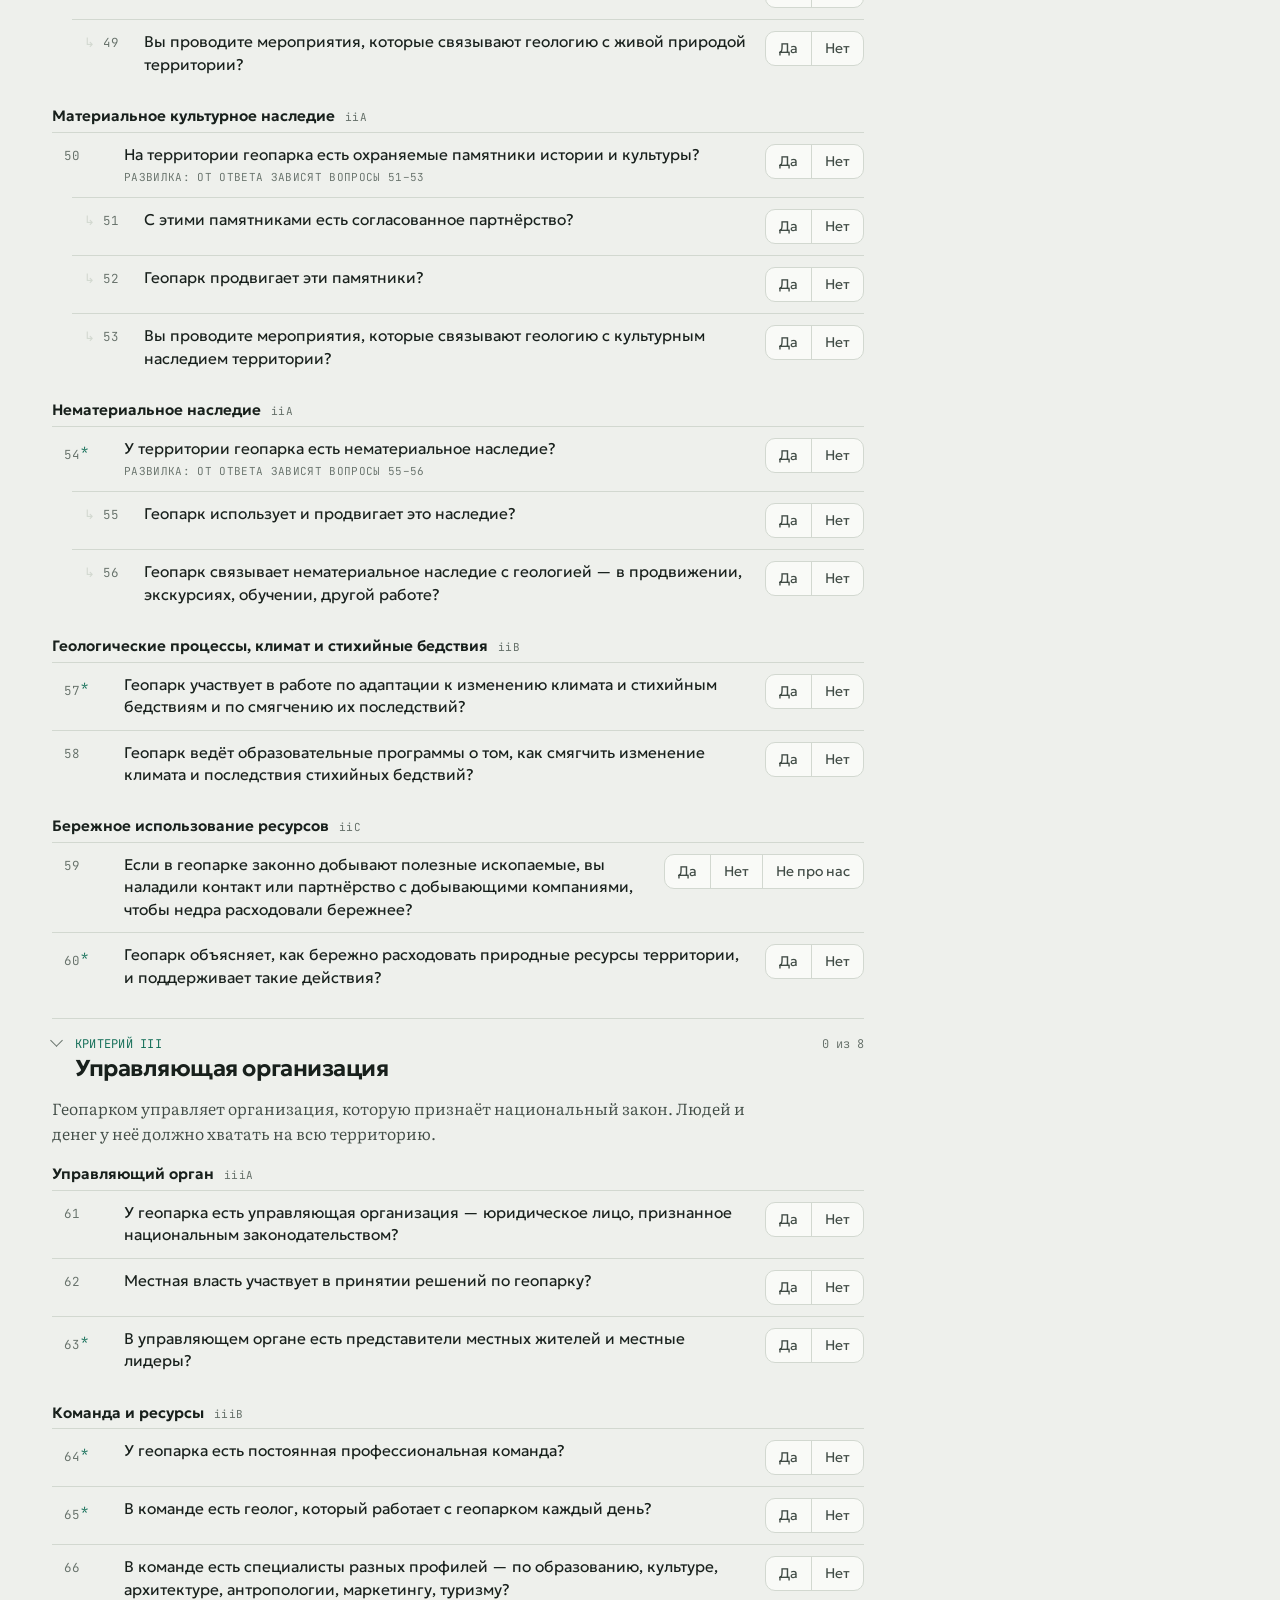
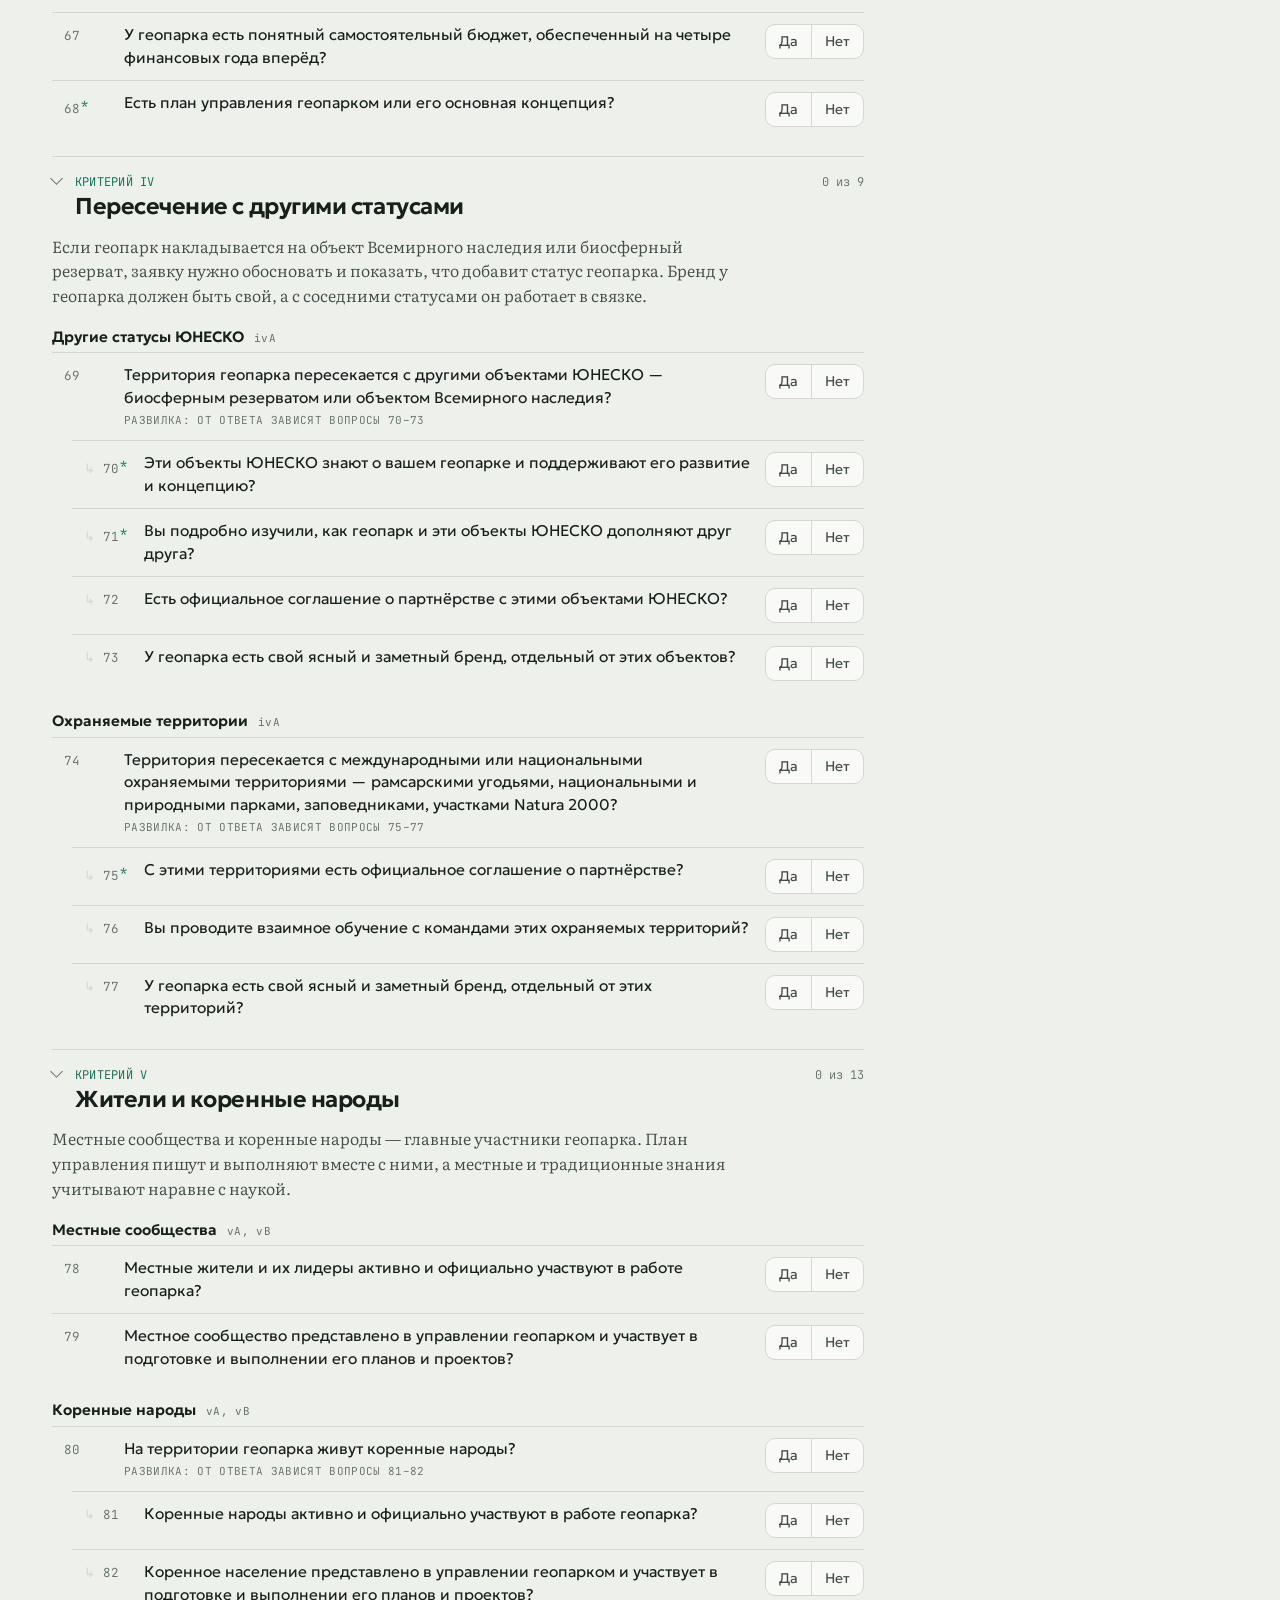
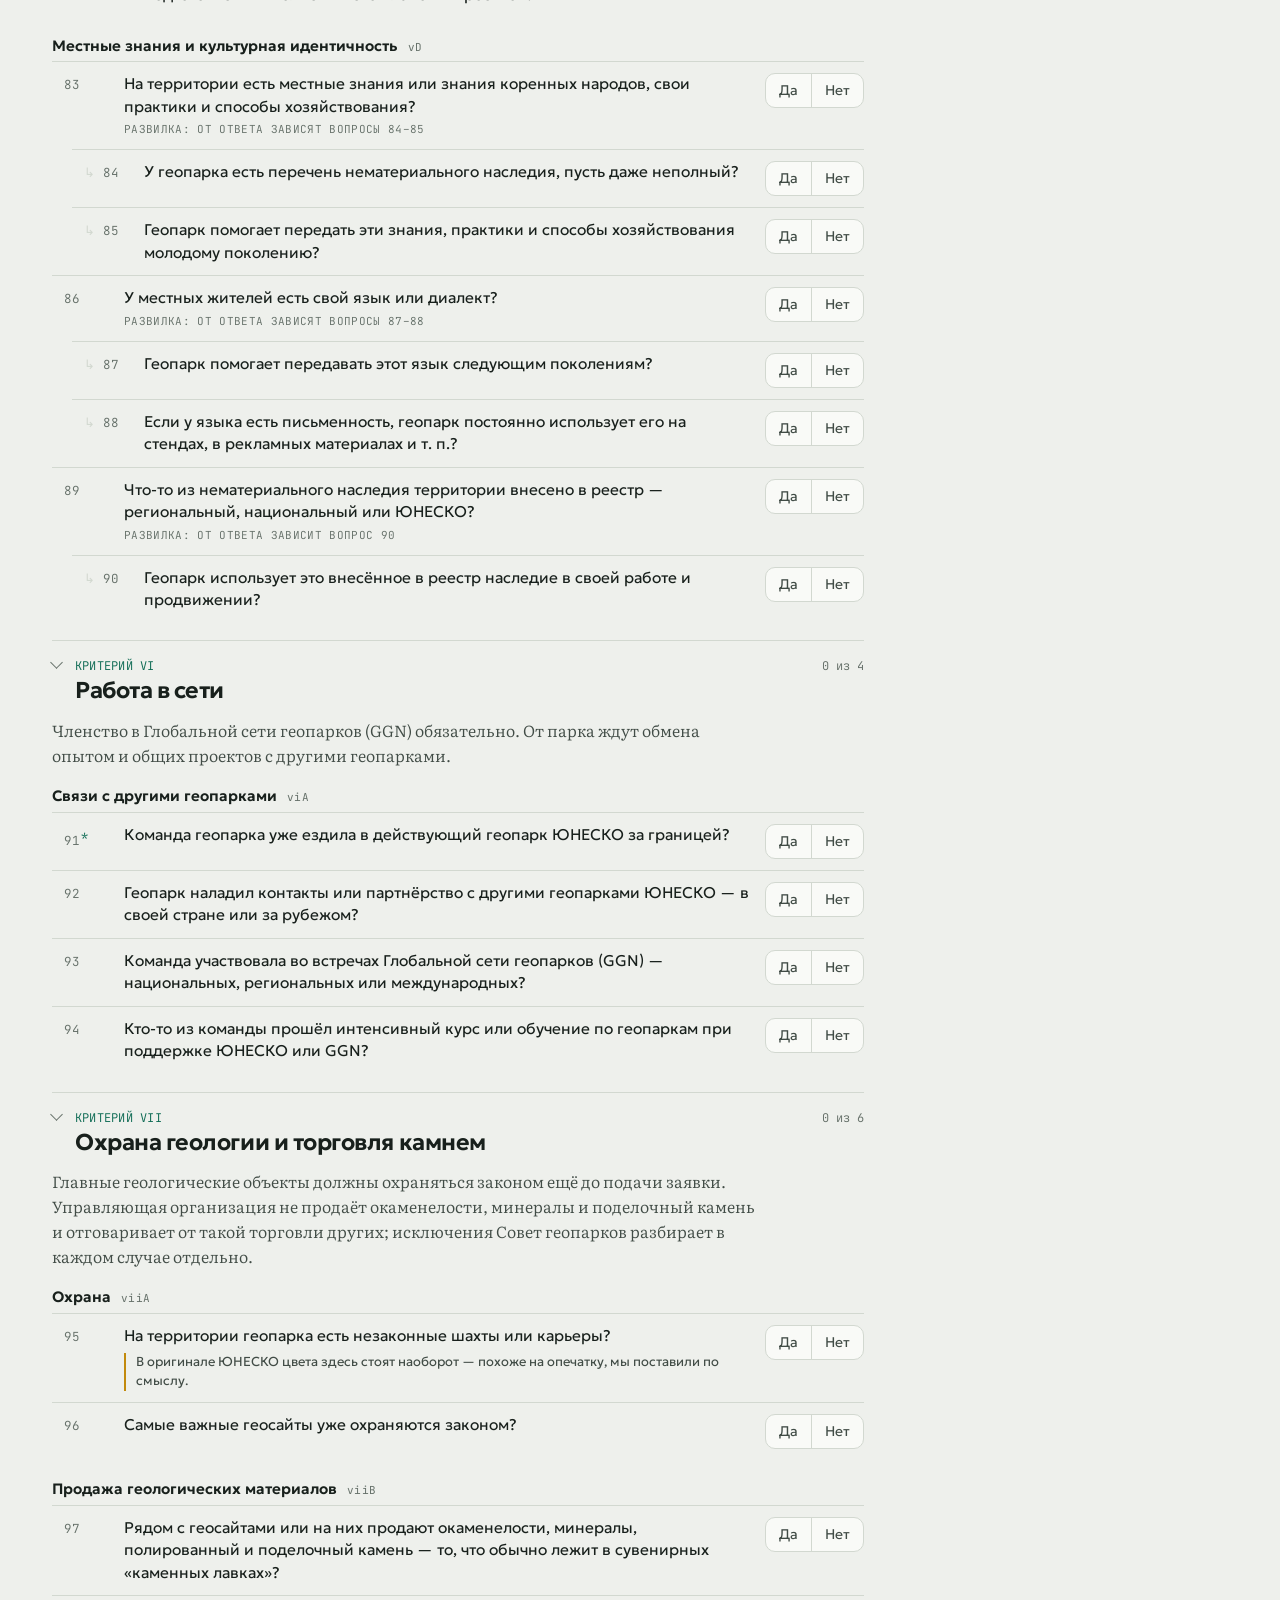
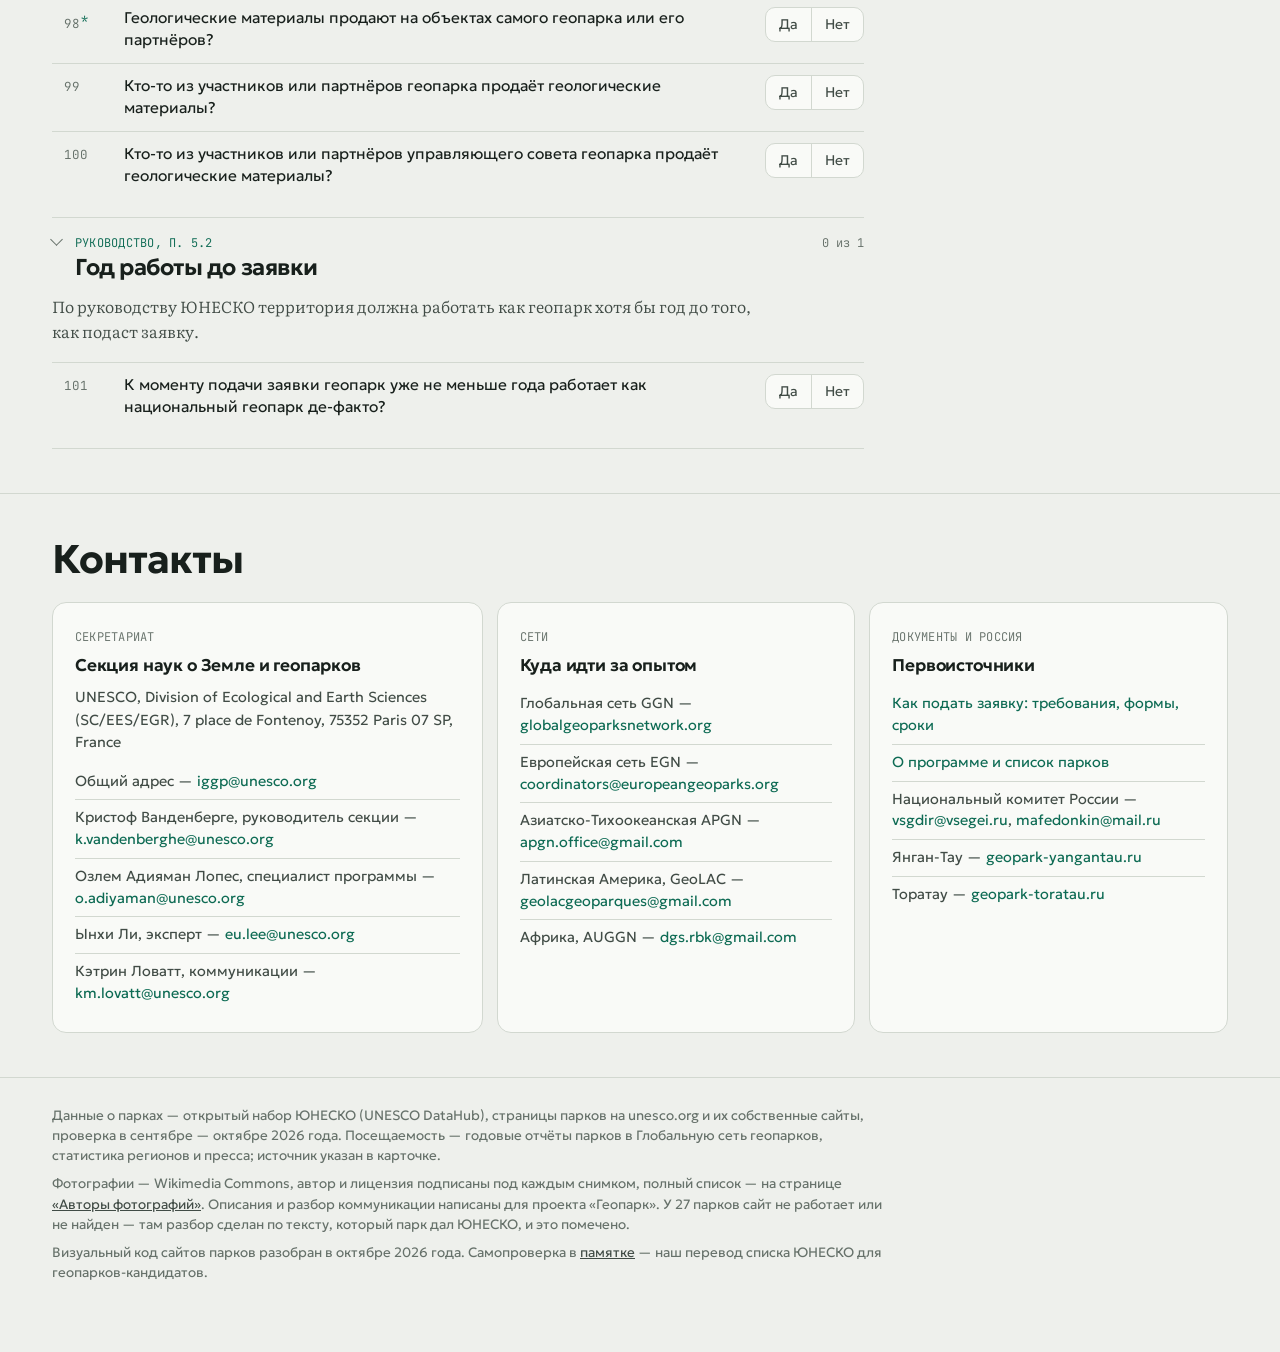
<file: pamyatka/index.html>
<!doctype html>
<html lang="ru">
<head>
<meta charset="utf-8">
<meta name="viewport" content="width=device-width, initial-scale=1">
<title>Памятка ЮНЕСКО — Атлас геопарков ЮНЕСКО</title>
<meta name="description" content="Что даёт статус глобального геопарка ЮНЕСКО, как подать заявку, самопроверка по списку ЮНЕСКО из 101 вопроса с подсчётом и контакты Секретариата и сетей.">
<meta name="theme-color" content="#EEF0EC" media="(prefers-color-scheme: light)">
<meta name="theme-color" content="#101412" media="(prefers-color-scheme: dark)">
<meta property="og:type" content="website">
<meta property="og:locale" content="ru_RU">
<meta property="og:title" content="Памятка ЮНЕСКО — Атлас геопарков ЮНЕСКО">
<meta property="og:description" content="Что даёт статус глобального геопарка ЮНЕСКО, как подать заявку, самопроверка по списку ЮНЕСКО из 101 вопроса с подсчётом и контакты Секретариата и сетей.">
<meta property="og:url" content="https://geo-parki.ru/pamyatka/">
<meta property="og:site_name" content="Атлас геопарков ЮНЕСКО">
<meta property="og:image" content="https://geo-parki.ru/img/og.jpg">
<meta property="og:image:width" content="1200">
<meta property="og:image:height" content="630">
<meta name="twitter:image" content="https://geo-parki.ru/img/og.jpg">
<link rel="canonical" href="https://geo-parki.ru/pamyatka/">
<meta name="twitter:card" content="summary_large_image">
<link rel="icon" href="../favicon.svg" type="image/svg+xml">
<link rel="preload" href="../fonts/geologica-cyrillic-wght-normal.woff2" as="font" type="font/woff2" crossorigin>
<link rel="stylesheet" href="../fonts/fonts.css">
<link rel="stylesheet" href="../assets/atlas.css?v=0e66ae5a">
<script>try{var t=localStorage.getItem('atlas-theme');if(t)document.documentElement.setAttribute('data-theme',t)}catch(e){}</script>
<!-- Yandex.Metrika counter -->
<script type="text/javascript">
    (function(m,e,t,r,i,k,a){
        m[i]=m[i]||function(){(m[i].a=m[i].a||[]).push(arguments)};
        m[i].l=1*new Date();
        for (var j = 0; j < document.scripts.length; j++) {if (document.scripts[j].src === r) { return; }}
        k=e.createElement(t),a=e.getElementsByTagName(t)[0],k.async=1,k.src=r,a.parentNode.insertBefore(k,a)
    })(window, document,'script','https://mc.yandex.ru/metrika/tag.js?id=113656750', 'ym');

    ym(113656750, 'init', {ssr:true, webvisor:true, clickmap:true, ecommerce:"dataLayer", referrer: document.referrer, url: location.href, accurateTrackBounce:true, trackLinks:true});
</script>
<noscript><div><img src="https://mc.yandex.ru/watch/113656750" style="position:absolute; left:-9999px;" alt="" /></div></noscript>
<!-- /Yandex.Metrika counter -->
<script>addEventListener("hashchange",function(e){if(!/^#[pm]-/.test(location.hash))return;var u=location.href,r=e.oldURL;setTimeout(function(){try{ym(113656750,"hit",u,{title:document.title,referer:r});}catch(x){}},0);});</script>
</head>
<body>
<header class="top">
  <div class="wrap">
    <a class="brand" href="../" aria-label="Атлас геопарков ЮНЕСКО — на главную">
      <svg width="24" height="24" viewBox="0 0 24 24" fill="none" aria-hidden="true"><path d="M2 19 9 6l4 7 3-4 6 10H2Z" stroke="currentColor" stroke-width="1.7" stroke-linejoin="round"/><path d="M6.5 19c2-2.5 9-2.5 11 0" stroke="var(--accent)" stroke-width="1.7" stroke-linecap="round"/></svg>
      <span>Атлас геопарков § sensesay</span>
    </a>
    <nav class="nav" aria-label="Разделы"><a href="../#catalog">Каталог</a><a href="../#oil">Нефть</a><a href="../#devices">Приёмы</a><a href="#top" aria-current="page">Памятка ЮНЕСКО</a></nav>
    <button class="icon-btn" id="themeBtn" aria-label="Сменить тему">
      <svg width="18" height="18" viewBox="0 0 24 24" fill="none" stroke="currentColor" stroke-width="1.8" stroke-linecap="round"><circle cx="12" cy="12" r="4.2"/><path d="M12 2.5v2.2M12 19.3v2.2M2.5 12h2.2M19.3 12h2.2M5.3 5.3l1.5 1.5M17.2 17.2l1.5 1.5M5.3 18.7l1.5-1.5M17.2 6.8l1.5-1.5"/></svg>
    </button>
  </div>
</header>

<main id="top">
  <div class="wrap memo-head">
    <div class="mono">ЮНЕСКО · глобальные геопарки · октябрь 2026</div>
    <h1>Памятка ЮНЕСКО</h1>
    <p class="sub">Что даёт статус глобального геопарка, как подать заявку, как проверить себя по списку ЮНЕСКО и кому писать.</p>
    <nav class="loc-nav" aria-label="Разделы памятки">
      <a href="#about"><b>1</b>Что это за статус</a>
      <a href="#apply"><b>2</b>Как подать заявку</a>
      <a href="#check"><b>3</b>Самопроверка: 101 вопрос</a>
      <a href="#contacts"><b>4</b>Контакты</a>
    </nav>
  </div>
  <hr class="rule">

  <section id="about"><div class="wrap">
    <div class="sec-head"><h2>Что это за статус</h2></div>
    <div class="about">
      <div class="note"><span class="mono">ЮНЕСКО</span><h3>Кто выдаёт</h3><p>ЮНЕСКО — учреждение ООН по вопросам образования, науки и культуры. Работает с 1945 года, штаб-квартира в Париже. Территориям она даёт три статуса: объект Всемирного наследия, биосферный резерват и глобальный геопарк.</p></div>
      <div class="note"><span class="mono">Геопарк</span><h3>Что получает территория</h3><p>Геопарк — единая территория с геологическим наследием международного значения. Ею управляют по общему плану: породы и ландшафты охраняют, на них учат и на них зарабатывают вместе с жителями. Заповедником геопарк не становится — здесь живут, строят и ведут хозяйство.</p></div>
      <div class="note"><span class="mono">Сеть</span><h3>Сколько их и надолго ли</h3><p>Сеть геопарков работает с 2004 года, статус ЮНЕСКО появился в 2015-м. В апреле 2026 года в списке 241 парк, вместе они занимают больше 882 тысяч км². Статус дают на четыре года. Потом приезжают два оценщика: зелёная карта продлевает его, жёлтая даёт два года на исправление, красная снимает.</p></div>
    </div>
    <div class="four">
      <div><span class="mono">Условие 1</span><b>Геология мирового уровня</b><p>Значимость оценивают эксперты Международного союза геологических наук — по опубликованным рецензируемым работам.</p></div>
      <div><span class="mono">Условие 2</span><b>Управление</b><p>Юридическое лицо и план: охрана, развитие, коммуникация, инфраструктура, финансы, партнёры.</p></div>
      <div><span class="mono">Условие 3</span><b>Заметность</b><p>Сайт, указатели, панели, визит-центр, подробная карта. И свой фирменный стиль, который не спутать с заповедником или нацпарком по соседству.</p></div>
      <div><span class="mono">Условие 4</span><b>Работа в сети</b><p>Членство в Глобальной сети геопарков обязательно. От парка ждут обменов и общих проектов с другими парками.</p></div>
    </div>
  </div></section>
  <hr class="rule">

  <section id="apply"><div class="wrap">
    <div class="sec-head"><h2>Как подать заявку</h2><p>От письма о намерении до решения проходит около трёх лет. Ещё минимум год до подачи территория должна работать как геопарк.</p></div>
    <div class="apply-grid">
      <div>
        <ol class="steps">
          <li><span class="when">Заранее</span><div><b>Год работы де-факто</b><p>Управляющая организация, маршруты, панели, сайт, договоры с местным бизнесом, школьные программы. Оценщики смотрят на то, что уже действует.</p></div></li>
          <li><span class="when">Год 1 · до 1 июля</span><div><b>Письмо о намерении</b><p>Уходит в Секретариат через национальную комиссию по делам ЮНЕСКО.</p></div></li>
          <li><span class="when">Год 1 · 1.10–30.11</span><div><b>Подача досье</b><p>С 1 декабря Секретариат проверяет комплектность. Следом три месяца государства-члены могут заявить возражения.</p></div></li>
          <li><span class="when">Год 2 · до 30 апреля</span><div><b>Кабинетная оценка</b><p>Геологическую часть разбирает Международный союз геологических наук.</p></div></li>
          <li><span class="when">Год 2 · с 1 мая</span><div><b>Полевая миссия</b><p>Два оценщика, не меньше четырёх дней на месте. Программу согласуют и отправляют в Секретариат за месяц до приезда.</p></div></li>
          <li><span class="when">Год 2 · сентябрь</span><div><b>Совет геопарков</b><p>Три исхода: принять, отклонить или отложить. Отсрочка — до двух лет на доработку без новой миссии; нет отчёта за два года — заявку снимают.</p></div></li>
          <li><span class="when">Год 3 · весна</span><div><b>Исполнительный совет ЮНЕСКО</b><p>Утверждает рекомендацию Совета на весенней сессии. Так в апреле 2026 года статус получил Торатау.</p></div></li>
        </ol>
      </div>
      <div>
        <details class="acc" open><summary>Из чего состоит досье</summary><div class="acc-body">
          <p>Досье пишут по-английски и подают в электронном виде: до 5 МБ письмом или до 50 МБ ссылкой. Буклеты целиком прикладывать не нужно.</p>
          <dl class="kv">
            <dt>A</dt><dd>Территория: название, границы, площадь, управляющая организация и её схема, контактное лицо.</dd>
            <dt>B</dt><dd>Геологическое наследие: общее описание, перечень геосайтов, их значимость, связанные природные и культурные объекты.</dd>
            <dt>C</dt><dd>Охрана: угрозы, охранный статус, кто и как следит.</dd>
            <dt>D</dt><dd>Экономика: инфраструктура, геотуризм, участие жителей, план развития.</dd>
            <dt>E</dt><dd>Доводы в пользу статуса.</dd>
          </dl>
        </div></details>
        <details class="acc"><summary>Пять приложений</summary><div class="acc-body">
          <dl class="kv">
            <dt>1</dt><dd>Форма самооценки (Form A, таблица Excel).</dd>
            <dt>2</dt><dd>Раздел о геонаследии и оценка его международной значимости по методике IUGS. Руководство обновили в 2026 году.</dd>
            <dt>3</dt><dd>Письма поддержки: местные и региональные власти, национальная комиссия.</dd>
            <dt>4</dt><dd>Крупномасштабная карта, лучше 1:50 000, и shape-файлы границ.</dd>
            <dt>5</dt><dd>Геолого-географическое резюме на одну страницу по шаблону с картой ООН. Его рассылают государствам-членам, так что язык стоит отдать редактору.</dd>
          </dl>
        </div></details>
        <details class="acc"><summary>На чём заявки спотыкаются</summary><div class="acc-body">
          <p>Территория с разрывами или с районами, которые в работе парка не участвуют. ЮНЕСКО требует единый контур.</p>
          <p>Бренд геопарка сливается с брендом заповедника, нацпарка или курорта на той же земле. Нужен отдельный фирменный стиль; если рядом объект Всемирного наследия или биосферный резерват — ещё и объяснение, что добавит третий статус.</p>
          <p>До соседнего геопарка меньше ста километров. Тогда нужно независимое исследование: чем геология отличается и как парки дополняют друг друга.</p>
          <p>Международная значимость заявлена, а рецензируемых публикаций под ней нет.</p>
        </div></details>
        <details class="acc"><summary>Если заявка из России</summary><div class="acc-body">
          <p>Заявка идёт через Комиссию Российской Федерации по делам ЮНЕСКО. В списке национальных комитетов по геопаркам от России значатся Олег Петров (ВСЕГЕИ) и Михаил Федонкин (РАН).</p>
          <p>Оба действующих парка — в Башкортостане: Янган-Тау получил статус в 2020 году, Торатау — в 2026-м. В 2022 году республика приняла первый в стране закон о геопарках.</p>
          <p>В очереди 2026 года четырнадцать новых заявок, среди них Арал (Казахстан), Ида-Мадра (Турция), Виньялес (Куба), Чарнвуд-Форест (Великобритания) и общий парк Великобритании и Франции через Ла-Манш.</p>
        </div></details>
        <a class="to-check" href="#check"><span class="mono">Проверка</span><span>Перед письмом о намерении пройдите самопроверку ЮНЕСКО: 101 вопрос по семи критериям, она ниже на этой странице.</span></a>
      </div>
    </div>
  </div></section>
  <hr class="rule">

  <section id="check"><div class="wrap">
    <div class="sec-head"><h2>Самопроверка: 101 вопрос ЮНЕСКО</h2></div>
    <div class="ck-lead">
      <p>Список ЮНЕСКО для территорий, которые готовят заявку: «Self-Evaluation Checklist for aspiring UNESCO Global Geoparks», 2020 год. Его составили по решению Совета глобальных геопарков ЮНЕСКО на 4-й сессии (Ломбок, Индонезия, сентябрь 2019 года). Номеров 101, вопросов 102: у 23-го есть дополнительный, 23bis.</p>
      <p>Список — для внутреннего пользования: к заявке его не прикладывают, досье и форму A он не заменяет, обсуждать его с оценщиками не обязательно. Удобно проходить его раз в несколько месяцев и смотреть, что сдвинулось.</p>
      <p>Зелёный ответ — всё в порядке, жёлтый — слабое место, красный — нарушение руководства ЮНЕСКО. Развилки цвета не дают, они открывают или закрывают следующие за ними вопросы. Ответы хранятся только в этом браузере.</p>
      <div class="legend"><span><i class="dot-g"></i> зелёный</span><span><i class="dot-y"></i> жёлтый</span><span><i class="dot-r"></i> красный</span><span><b style="color:var(--accent);font-family:var(--mono);font-weight:400">*</b> у ЮНЕСКО есть пояснительная записка с примерами решений Совета</span></div>
    </div>
    <div class="ck">
      <aside class="ck-sum" id="ckSum">
        <span class="mono">Итог</span>
        <p class="ck-prog" id="ckProg"></p>
        <div class="ck-bar" id="ckBar"></div>
        <div class="ck-cnt">
          <div><span><i class="dot-g"></i>зелёные</span><b id="cG">0</b></div>
          <div><span><i class="dot-y"></i>жёлтые</span><b id="cY">0</b></div>
          <div><span><i class="dot-r"></i>красные</span><b id="cR">0</b></div>
        </div>
        <div class="ck-verdict" id="ckVerdict" aria-live="polite"></div>
        <p class="ck-red1" id="ckRed1" hidden>Красный ответ — нарушение руководства; шкала ЮНЕСКО называет отказом два красных и больше, но и один стоит закрыть до подачи.</p>
        <div class="ck-btns"><button type="button" class="btn" id="ckReset">Сбросить ответы</button><button type="button" class="btn" id="ckPrint">Распечатать</button></div>
        <ul class="ck-scale">
          <li><i>все зелёные</i><span>территория готова к подаче досье</span></li>
          <li><i>до 15 жёлтых</i><span>заявку, скорее всего, отложат или отклонят</span></li>
          <li><i>больше 15 жёлтых</i><span>высокая вероятность отказа</span></li>
          <li><i>2 красных и больше</i><span>нарушение руководства, заявку отклонят</span></li>
        </ul>
      </aside>
      <div class="ck-list" id="ckList"></div>
    </div>
  </div></section>
  <hr class="rule">

  <section id="contacts"><div class="wrap">
    <div class="sec-head"><h2>Контакты</h2></div>
    <div class="contacts">
      <div class="note"><span class="mono">Секретариат</span><h3>Секция наук о Земле и геопарков</h3>
        <p>UNESCO, Division of Ecological and Earth Sciences (SC/EES/EGR), 7 place de Fontenoy, 75352 Paris 07 SP, France</p>
        <ul style="margin-top:10px">
          <li>Общий адрес — <a href="mailto:iggp@unesco.org">iggp@unesco.org</a></li>
          <li>Кристоф Ванденберге, руководитель секции — <a href="mailto:k.vandenberghe@unesco.org">k.vandenberghe@unesco.org</a></li>
          <li>Озлем Адияман Лопес, специалист программы — <a href="mailto:o.adiyaman@unesco.org">o.adiyaman@unesco.org</a></li>
          <li>Ынхи Ли, эксперт — <a href="mailto:eu.lee@unesco.org">eu.lee@unesco.org</a></li>
          <li>Кэтрин Ловатт, коммуникации — <a href="mailto:km.lovatt@unesco.org">km.lovatt@unesco.org</a></li>
        </ul>
      </div>
      <div class="note"><span class="mono">Сети</span><h3>Куда идти за опытом</h3>
        <ul>
          <li>Глобальная сеть GGN — <a href="https://globalgeoparksnetwork.org" target="_blank" rel="noopener">globalgeoparksnetwork.org</a></li>
          <li>Европейская сеть EGN — <a href="mailto:coordinators@europeangeoparks.org">coordinators@europeangeoparks.org</a></li>
          <li>Азиатско-Тихоокеанская APGN — <a href="mailto:apgn.office@gmail.com">apgn.office@gmail.com</a></li>
          <li>Латинская Америка, GeoLAC — <a href="mailto:geolacgeoparques@gmail.com">geolacgeoparques@gmail.com</a></li>
          <li>Африка, AUGGN — <a href="mailto:dgs.rbk@gmail.com">dgs.rbk@gmail.com</a></li>
        </ul>
      </div>
      <div class="note"><span class="mono">Документы и Россия</span><h3>Первоисточники</h3>
        <ul>
          <li><a href="https://www.unesco.org/en/iggp/geoparks/proposals" target="_blank" rel="noopener">Как подать заявку: требования, формы, сроки</a></li>
          <li><a href="https://www.unesco.org/en/iggp/geoparks/about" target="_blank" rel="noopener">О программе и список парков</a></li>
          <li>Национальный комитет России — <a href="mailto:vsgdir@vsegei.ru">vsgdir@vsegei.ru</a>, <a href="mailto:mafedonkin@mail.ru">mafedonkin@mail.ru</a></li>
          <li>Янган-Тау — <a href="https://geopark-yangantau.ru/" target="_blank" rel="noopener">geopark-yangantau.ru</a></li>
          <li>Торатау — <a href="https://geopark-toratau.ru/" target="_blank" rel="noopener">geopark-toratau.ru</a></li>
        </ul>
      </div>
    </div>
  </div></section>
</main>

<footer><div class="wrap">
  <p>Данные о парках — открытый набор ЮНЕСКО (UNESCO DataHub), страницы парков на unesco.org и их собственные сайты, проверка в сентябре — октябре 2026 года. Посещаемость — годовые отчёты парков в Глобальную сеть геопарков, статистика регионов и пресса; источник указан в карточке.</p>
  <p>Фотографии — Wikimedia Commons, автор и лицензия подписаны под каждым снимком, полный список — на странице <a href="../credits.html">«Авторы фотографий»</a>. Описания и разбор коммуникации написаны для проекта «Геопарк». У 27 парков сайт не работает или не найден — там разбор сделан по тексту, который парк дал ЮНЕСКО, и это помечено.</p>
  <p>Визуальный код сайтов парков разобран в октябре 2026 года. Самопроверка в <a href="../pamyatka/#check">памятке</a> — наш перевод списка ЮНЕСКО для геопарков-кандидатов.</p>
</div></footer>

<script type="application/json" id="C">{"meta":{"doc":"Self-Evaluation Checklist for aspiring UNESCO Global Geoparks (aUGGp)","note":"Перевод проекта «Атлас геопарков ЮНЕСКО», октябрь 2026. Цвета ответов: g — зелёный, y — жёлтый, r — красный. fork — развилка без цвета, открывает зависимые вопросы; dep — номер развилки; na — есть вариант «Не про нас»; star — у ЮНЕСКО есть пояснительная записка.","count":102},"groups":[{"id":"i","code":"Критерий i","title":"Территория и её наследие","gist":"Геопарк — единая территория с ясной границей и геологическим наследием международного значения, которое подтвердили независимые учёные. Это наследие охраняют, на нём учат, его изучают и на нём строят местную экономику.","subs":[{"title":"Единая территория","code":"iA","qs":[{"n":"1","t":"Территория геопарка единая, без разрывов?","c":{"y":"g","n":"r"}}]},{"title":"Граница","code":"iG","qs":[{"n":"2","t":"У геопарка есть чётко проведённая граница?","c":{"y":"g","n":"r"}},{"n":"3","t":"Граница геопарка совпадает с уже существующими линиями — административной или государственной границей, контуром охраняемой территории?","star":1,"c":{"y":"g","n":"y"}}]},{"title":"Достаточный размер","code":"iH","qs":[{"n":"4","t":"На территории геопарка живёт значительное число людей?","star":1,"c":{"y":"g","n":"r"}},{"n":"5","t":"Площади геопарка хватает для устойчивого развития местного населения?","star":1,"c":{"y":"g","n":"r"}}]},{"title":"Международная ценность геологии","code":"iB","qs":[{"n":"6","t":"Есть ясные доказательства, что геологическое наследие геопарка имеет международную ценность?","star":1,"c":{"y":"g","n":"r"}},{"n":"7","t":"Есть ли похожая геология в другом геопарке ЮНЕСКО — в вашей стране или в соседних странах?","star":1,"fork":["8"]},{"n":"8","t":"Вы провели независимое геологическое исследование, которое показывает, чем ваш геопарк отличается от этих территорий и чем их дополняет?","c":{"y":"g","n":"y"},"dep":"7"}]},{"title":"Охрана","code":"iC","qs":[{"n":"9","t":"Есть перечень геологических объектов (геосайтов) геопарка и база данных по ним?","c":{"y":"g","n":"r"}},{"n":"10","t":"Есть карта геосайтов геопарка?","c":{"y":"g","n":"r"}},{"n":"11","t":"Есть геологическая карта территории геопарка?","c":{"y":"g","n":"y"}},{"n":"12","t":"У самых важных геосайтов есть охранный статус?","c":{"y":"g","n":"r"}},{"n":"13","t":"Вы публикуете правила, которые защищают геосайты от порчи и неправильного использования?","c":{"y":"g","n":"y"}},{"n":"14","t":"Геосайты регулярно обслуживают и убирают?","c":{"y":"g","n":"y"}},{"n":"15","t":"Если среди охраняемых объектов есть хрупкие геологические или геоморфологические, вы защищаете их от эрозии?","star":1,"c":{"y":"g","n":"y"},"na":1},{"n":"16","t":"Геопарк участвует в охране культурного и природного наследия?","c":{"y":"g","n":"r"}}]},{"title":"Образование","code":"iD","qs":[{"n":"17","t":"Вы разработали образовательные занятия о геологическом наследии (неживая природа)?","c":{"y":"g","n":"r"}},{"n":"18","t":"Вы разработали образовательные занятия о природном наследии (живая природа)?","star":1,"c":{"y":"g","n":"r"}},{"n":"19","t":"Вы разработали образовательные занятия о культурном и нематериальном наследии?","c":{"y":"g","n":"r"}},{"n":"20","t":"Вы ведёте отдельные образовательные программы — для начальной и средней школы, для студентов?","c":{"y":"g","n":"r"}},{"n":"21","t":"В геопарке есть учебная пешая тропа?","c":{"y":"g","n":"y"}}]},{"title":"Учебные материалы","code":"","qs":[{"n":"22","t":"Вы подготовили разные учебные материалы — издания, видео, слайд-шоу, интерактивные элементы, экспонаты, головоломки?","c":{"y":"g","n":"r"}}]},{"title":"Исследования","code":"iE","qs":[{"n":"23","t":"Геопарк поддерживает и развивает научные исследования на своей территории?","star":1,"c":{"y":"g","n":"r"}},{"n":"23bis","t":"Есть научные публикации о территории геопарка за последние пять лет?","c":{"y":"g","n":"r"}},{"n":"24","t":"На территории геопарка вели исследования научный институт или университет?","c":{"y":"g","n":"r"}}]},{"title":"Заметность и инфраструктура","code":"iF","qs":[{"n":"25","t":"Гости легко понимают, что они в геопарке? Геопарк достаточно заметен на территории?","star":1,"c":{"y":"g","n":"r"}},{"n":"26","t":"На въездах в геопарк или у главных объектов стоят информационные щиты?","star":1,"c":{"y":"g","n":"y"}},{"n":"27","t":"На самих геосайтах есть стенды или другие источники информации?","c":{"y":"g","n":"r"}},{"n":"28","t":"Вдоль дорог и у главных объектов стоят указатели геопарка?","c":{"y":"g","n":"y"}},{"n":"29","t":"У геопарка есть открытый для посетителей информационный центр?","c":{"y":"g","n":"r"}},{"n":"30","t":"Есть выставочный зал или музей, который рассказывает о геопарке?","star":1,"c":{"y":"g","n":"r"}},{"n":"31","t":"Тексты экспозиции в информационном центре или музее есть на английском?","star":1,"c":{"y":"g","n":"y"}},{"n":"32","t":"У геопарка есть сайт?","c":{"y":"g","n":"r"}},{"n":"33","t":"У сайта есть английская версия?","star":1,"c":{"y":"g","n":"y"}},{"n":"34","t":"Есть буклеты, издания и другие материалы о геопарке?","c":{"y":"g","n":"r"}},{"n":"35","t":"Есть буклеты и издания о геопарке на английском?","star":1,"c":{"y":"g","n":"y"}},{"n":"36","t":"Есть карта геопарка для посетителей с отмеченными объектами?","c":{"y":"g","n":"r"}},{"n":"37","t":"У геосайтов есть парковки?","c":{"y":"g","n":"y"}}],"over":"Устойчивое экономическое развитие"},{"title":"Партнёрства","code":"iF","qs":[{"n":"38","t":"Есть официальные соглашения о партнёрстве с местными организациями и бизнесом — ресторанами, гостиницами?","star":1,"c":{"y":"g","n":"y"}},{"n":"39","t":"Есть правила, по которым местные производители ставят марку геопарка на свои продукты?","c":{"y":"g","n":"y"}},{"n":"40","t":"Партнёрство с геопарком видно гостям — по табличкам у партнёров, буклетам, другим материалам?","c":{"y":"g","n":"y"}}],"over":"Устойчивое экономическое развитие"},{"title":"Геотуризм","code":"iF","qs":[{"n":"41","t":"Есть рекламные материалы, которые приглашают гостей в геопарк?","c":{"y":"g","n":"y"}},{"n":"42","t":"Геопарк сотрудничает с туроператорами?","c":{"y":"g","n":"y"}},{"n":"43","t":"Геопарк обучает гидов и туроператоров, которые с ним работают?","c":{"y":"g","n":"y"}},{"n":"44","t":"У геопарка есть система учёта и мониторинга посетителей?","c":{"y":"g","n":"y"}},{"n":"45","t":"Есть общий план развития геотуризма минимум на четыре года вперёд?","c":{"y":"g","n":"y"}}],"over":"Устойчивое экономическое развитие"}]},{"id":"ii","code":"Критерий ii","title":"Наследие и вопросы, важные для общества","gist":"Геологию показывают вместе с природой и культурой территории, чтобы объяснить людям, как устроена планета: геологические процессы и опасности, изменение климата, расход природных ресурсов, эволюцию жизни. Ещё одна задача — дать голос коренным народам.","subs":[{"title":"Живая природа","code":"iiA","qs":[{"n":"46","t":"На территории геопарка есть особо охраняемые природные территории?","fork":["47","48","49"]},{"n":"47","t":"У геопарка есть чёткие договорённости с этими охраняемыми территориями?","c":{"y":"g","n":"y"},"dep":"46"},{"n":"48","t":"Геопарк продвигает эти природные объекты?","star":1,"c":{"y":"g","n":"y"},"dep":"46"},{"n":"49","t":"Вы проводите мероприятия, которые связывают геологию с живой природой территории?","c":{"y":"g","n":"r"},"dep":"46"}]},{"title":"Материальное культурное наследие","code":"iiA","qs":[{"n":"50","t":"На территории геопарка есть охраняемые памятники истории и культуры?","fork":["51","52","53"]},{"n":"51","t":"С этими памятниками есть согласованное партнёрство?","c":{"y":"g","n":"y"},"dep":"50"},{"n":"52","t":"Геопарк продвигает эти памятники?","c":{"y":"g","n":"y"},"dep":"50"},{"n":"53","t":"Вы проводите мероприятия, которые связывают геологию с культурным наследием территории?","c":{"y":"g","n":"r"},"dep":"50"}]},{"title":"Нематериальное наследие","code":"iiA","qs":[{"n":"54","t":"У территории геопарка есть нематериальное наследие?","star":1,"fork":["55","56"]},{"n":"55","t":"Геопарк использует и продвигает это наследие?","c":{"y":"g","n":"y"},"dep":"54"},{"n":"56","t":"Геопарк связывает нематериальное наследие с геологией — в продвижении, экскурсиях, обучении, другой работе?","c":{"y":"g","n":"r"},"dep":"54"}]},{"title":"Геологические процессы, климат и стихийные бедствия","code":"iiB","qs":[{"n":"57","t":"Геопарк участвует в работе по адаптации к изменению климата и стихийным бедствиям и по смягчению их последствий?","star":1,"c":{"y":"g","n":"r"}},{"n":"58","t":"Геопарк ведёт образовательные программы о том, как смягчить изменение климата и последствия стихийных бедствий?","c":{"y":"g","n":"y"}}]},{"title":"Бережное использование ресурсов","code":"iiC","qs":[{"n":"59","t":"Если в геопарке законно добывают полезные ископаемые, вы наладили контакт или партнёрство с добывающими компаниями, чтобы недра расходовали бережнее?","c":{"y":"g","n":"y"},"na":1},{"n":"60","t":"Геопарк объясняет, как бережно расходовать природные ресурсы территории, и поддерживает такие действия?","star":1,"c":{"y":"g","n":"r"}}]}]},{"id":"iii","code":"Критерий iii","title":"Управляющая организация","gist":"Геопарком управляет организация, которую признаёт национальный закон. Людей и денег у неё должно хватать на всю территорию.","subs":[{"title":"Управляющий орган","code":"iiiA","qs":[{"n":"61","t":"У геопарка есть управляющая организация — юридическое лицо, признанное национальным законодательством?","c":{"y":"g","n":"r"}},{"n":"62","t":"Местная власть участвует в принятии решений по геопарку?","c":{"y":"g","n":"r"}},{"n":"63","t":"В управляющем органе есть представители местных жителей и местные лидеры?","star":1,"c":{"y":"g","n":"r"}}]},{"title":"Команда и ресурсы","code":"iiiB","qs":[{"n":"64","t":"У геопарка есть постоянная профессиональная команда?","star":1,"c":{"y":"g","n":"r"}},{"n":"65","t":"В команде есть геолог, который работает с геопарком каждый день?","star":1,"c":{"y":"g","n":"r"}},{"n":"66","t":"В команде есть специалисты разных профилей — по образованию, культуре, архитектуре, антропологии, маркетингу, туризму?","c":{"y":"g","n":"y"}},{"n":"67","t":"У геопарка есть понятный самостоятельный бюджет, обеспеченный на четыре финансовых года вперёд?","c":{"y":"g","n":"y"}},{"n":"68","t":"Есть план управления геопарком или его основная концепция?","star":1,"c":{"y":"g","n":"r"}}]}]},{"id":"iv","code":"Критерий iv","title":"Пересечение с другими статусами","gist":"Если геопарк накладывается на объект Всемирного наследия или биосферный резерват, заявку нужно обосновать и показать, что добавит статус геопарка. Бренд у геопарка должен быть свой, а с соседними статусами он работает в связке.","subs":[{"title":"Другие статусы ЮНЕСКО","code":"ivA","qs":[{"n":"69","t":"Территория геопарка пересекается с другими объектами ЮНЕСКО — биосферным резерватом или объектом Всемирного наследия?","fork":["70","71","72","73"]},{"n":"70","t":"Эти объекты ЮНЕСКО знают о вашем геопарке и поддерживают его развитие и концепцию?","star":1,"c":{"y":"g","n":"r"},"dep":"69"},{"n":"71","t":"Вы подробно изучили, как геопарк и эти объекты ЮНЕСКО дополняют друг друга?","star":1,"c":{"y":"g","n":"r"},"dep":"69"},{"n":"72","t":"Есть официальное соглашение о партнёрстве с этими объектами ЮНЕСКО?","c":{"y":"g","n":"r"},"dep":"69"},{"n":"73","t":"У геопарка есть свой ясный и заметный бренд, отдельный от этих объектов?","c":{"y":"g","n":"y"},"dep":"69"}]},{"title":"Охраняемые территории","code":"ivA","qs":[{"n":"74","t":"Территория пересекается с международными или национальными охраняемыми территориями — рамсарскими угодьями, национальными и природными парками, заповедниками, участками Natura 2000?","fork":["75","76","77"]},{"n":"75","t":"С этими территориями есть официальное соглашение о партнёрстве?","star":1,"c":{"y":"g","n":"y"},"dep":"74"},{"n":"76","t":"Вы проводите взаимное обучение с командами этих охраняемых территорий?","c":{"y":"g","n":"y"},"dep":"74"},{"n":"77","t":"У геопарка есть свой ясный и заметный бренд, отдельный от этих территорий?","c":{"y":"g","n":"y"},"dep":"74"}]}]},{"id":"v","code":"Критерий v","title":"Жители и коренные народы","gist":"Местные сообщества и коренные народы — главные участники геопарка. План управления пишут и выполняют вместе с ними, а местные и традиционные знания учитывают наравне с наукой.","subs":[{"title":"Местные сообщества","code":"vA, vB","qs":[{"n":"78","t":"Местные жители и их лидеры активно и официально участвуют в работе геопарка?","c":{"y":"g","n":"r"}},{"n":"79","t":"Местное сообщество представлено в управлении геопарком и участвует в подготовке и выполнении его планов и проектов?","c":{"y":"g","n":"r"}}]},{"title":"Коренные народы","code":"vA, vB","qs":[{"n":"80","t":"На территории геопарка живут коренные народы?","fork":["81","82"]},{"n":"81","t":"Коренные народы активно и официально участвуют в работе геопарка?","c":{"y":"g","n":"r"},"dep":"80"},{"n":"82","t":"Коренное население представлено в управлении геопарком и участвует в подготовке и выполнении его планов и проектов?","c":{"y":"g","n":"r"},"dep":"80"}]},{"title":"Местные знания и культурная идентичность","code":"vD","qs":[{"n":"83","t":"На территории есть местные знания или знания коренных народов, свои практики и способы хозяйствования?","fork":["84","85"]},{"n":"84","t":"У геопарка есть перечень нематериального наследия, пусть даже неполный?","c":{"y":"g","n":"y"},"dep":"83"},{"n":"85","t":"Геопарк помогает передать эти знания, практики и способы хозяйствования молодому поколению?","c":{"y":"g","n":"y"},"dep":"83"},{"n":"86","t":"У местных жителей есть свой язык или диалект?","fork":["87","88"]},{"n":"87","t":"Геопарк помогает передавать этот язык следующим поколениям?","c":{"y":"g","n":"y"},"dep":"86"},{"n":"88","t":"Если у языка есть письменность, геопарк постоянно использует его на стендах, в рекламных материалах и т. п.?","c":{"y":"g","n":"y"},"dep":"86"},{"n":"89","t":"Что-то из нематериального наследия территории внесено в реестр — региональный, национальный или ЮНЕСКО?","fork":["90"]},{"n":"90","t":"Геопарк использует это внесённое в реестр наследие в своей работе и продвижении?","c":{"y":"g","n":"y"},"dep":"89"}]}]},{"id":"vi","code":"Критерий vi","title":"Работа в сети","gist":"Членство в Глобальной сети геопарков (GGN) обязательно. От парка ждут обмена опытом и общих проектов с другими геопарками.","subs":[{"title":"Связи с другими геопарками","code":"viA","qs":[{"n":"91","t":"Команда геопарка уже ездила в действующий геопарк ЮНЕСКО за границей?","star":1,"c":{"y":"g","n":"y"}},{"n":"92","t":"Геопарк наладил контакты или партнёрство с другими геопарками ЮНЕСКО — в своей стране или за рубежом?","c":{"y":"g","n":"y"}},{"n":"93","t":"Команда участвовала во встречах Глобальной сети геопарков (GGN) — национальных, региональных или международных?","c":{"y":"g","n":"y"}},{"n":"94","t":"Кто-то из команды прошёл интенсивный курс или обучение по геопаркам при поддержке ЮНЕСКО или GGN?","c":{"y":"g","n":"y"}}]}]},{"id":"vii","code":"Критерий vii","title":"Охрана геологии и торговля камнем","gist":"Главные геологические объекты должны охраняться законом ещё до подачи заявки. Управляющая организация не продаёт окаменелости, минералы и поделочный камень и отговаривает от такой торговли других; исключения Совет геопарков разбирает в каждом случае отдельно.","subs":[{"title":"Охрана","code":"viiA","qs":[{"n":"95","t":"На территории геопарка есть незаконные шахты или карьеры?","c":{"y":"y","n":"g"},"note":"В оригинале ЮНЕСКО цвета здесь стоят наоборот — похоже на опечатку, мы поставили по смыслу."},{"n":"96","t":"Самые важные геосайты уже охраняются законом?","c":{"y":"g","n":"r"}}]},{"title":"Продажа геологических материалов","code":"viiB","qs":[{"n":"97","t":"Рядом с геосайтами или на них продают окаменелости, минералы, полированный и поделочный камень — то, что обычно лежит в сувенирных «каменных лавках»?","c":{"y":"r","n":"g"}},{"n":"98","t":"Геологические материалы продают на объектах самого геопарка или его партнёров?","star":1,"c":{"y":"r","n":"g"}},{"n":"99","t":"Кто-то из участников или партнёров геопарка продаёт геологические материалы?","c":{"y":"r","n":"g"}},{"n":"100","t":"Кто-то из участников или партнёров управляющего совета геопарка продаёт геологические материалы?","c":{"y":"r","n":"g"}}]}]},{"id":"g52","code":"Руководство, п. 5.2","title":"Год работы до заявки","gist":"По руководству ЮНЕСКО территория должна работать как геопарк хотя бы год до того, как подаст заявку.","subs":[{"title":null,"code":"","qs":[{"n":"101","t":"К моменту подачи заявки геопарк уже не меньше года работает как национальный геопарк де-факто?","c":{"y":"g","n":"r"}}]}]}]}</script>
<script>
(function(){
'use strict';
const $=s=>document.querySelector(s);
const esc=s=>String(s==null?'':s).replace(/[&<>"]/g,c=>({'&':'&amp;','<':'&lt;','>':'&gt;','"':'&quot;'}[c]));

/* theme */
const root=document.documentElement;
try{const t=localStorage.getItem('atlas-theme'); if(t)root.setAttribute('data-theme',t);}catch(e){}
$('#themeBtn').addEventListener('click',()=>{
  const cur=root.getAttribute('data-theme')||(matchMedia('(prefers-color-scheme: dark)').matches?'dark':'light');
  const nx=cur==='dark'?'light':'dark'; root.setAttribute('data-theme',nx); try{localStorage.setItem('atlas-theme',nx);}catch(e){}
});

/* самопроверка */
const C=JSON.parse(document.getElementById('C').textContent);
const KEY='atlas-check101';
let A={}; try{const raw=localStorage.getItem(KEY); if(raw)A=JSON.parse(raw)||{};}catch(e){A={};}
const save=()=>{try{localStorage.setItem(KEY,JSON.stringify(A));}catch(e){}};
const Q=[],byN={};
C.groups.forEach(g=>g.subs.forEach(s=>s.qs.forEach(q=>{q.g=g.id;Q.push(q);byN[q.n]=q;})));
Object.keys(A).forEach(k=>{const q=byN[k],a=A[k];if(!q||!(a==='y'||a==='n'||(a==='na'&&q.na)))delete A[k];});
const active=q=>!q.dep||A[q.dep]!=='n';
const tone=q=>{const a=A[q.n];return a&&q.c&&a!=='na'?q.c[a]:'';};
const TW={g:'зелёный',y:'жёлтый',r:'красный'}, AW={y:'Да',n:'Нет',na:'Не про нас'};
const span=l=>l.length===1?l[0]:l[0]+'–'+l[l.length-1];

function qHTML(q){
  return '<div class="q'+(q.dep?' dep':'')+'" id="q-'+q.n+'" data-n="'+q.n+'">'+
    '<div class="q-n">'+q.n+(q.star?'<sup title="У ЮНЕСКО есть пояснительная записка к этому вопросу">*</sup>':'')+'</div>'+
    '<div class="q-t">'+esc(q.t)+(q.note?'<span class="qnote">'+esc(q.note)+'</span>':'')+(q.fork?'<span class="hint"></span>':'')+'<span class="tl" hidden></span></div>'+
    '<div class="q-a" role="group" aria-label="Ответ на вопрос '+q.n+'"><button type="button" data-v="y" aria-pressed="false">Да</button><button type="button" data-v="n" aria-pressed="false">Нет</button>'+(q.na?'<button type="button" data-v="na" aria-pressed="false">Не про нас</button>':'')+'</div>'+
    '<div class="q-pr"></div></div>';
}
$('#ckList').innerHTML=C.groups.map(g=>
  '<details class="ck-crit" open id="crit-'+g.id+'"><summary><span class="mono">'+esc(g.code)+'</span><h3>'+esc(g.title)+'</h3><span class="cc" id="cc-'+g.id+'"></span></summary>'+
  '<p class="ck-gist">'+esc(g.gist)+'</p>'+
  g.subs.map(s=>'<div class="ck-sub">'+(s.title?'<h4>'+(s.over?'<span class="over">'+esc(s.over)+'</span>':'')+esc(s.title)+(s.code?'<small>'+esc(s.code)+'</small>':'')+'</h4>':'')+s.qs.map(qHTML).join('')+'</div>').join('')+
  '</details>').join('');

function paintQ(q){
  const el=document.getElementById('q-'+q.n), a=A[q.n], t=tone(q);
  el.querySelectorAll('.q-a button').forEach(b=>b.setAttribute('aria-pressed',b.dataset.v===a?'true':'false'));
  el.className='q'+(q.dep?' dep':'')+(t?' t-'+t:(a?' t-n':''));
  const tl=el.querySelector('.tl');
  if(t){tl.hidden=false;tl.className='tl t-'+t;tl.textContent=TW[t];}
  else if(a==='na'){tl.hidden=false;tl.className='tl';tl.textContent='не считается';}
  else tl.hidden=true;
  el.querySelector('.q-pr').textContent=a?AW[a]+(t?' · '+TW[t]:''):'—';
  if(q.fork){
    const many=q.fork.length>1;
    el.querySelector('.hint').textContent=a==='n'?(many?'Вопросы '+span(q.fork)+' пропущены':'Вопрос '+span(q.fork)+' пропущен'):(many?'Развилка: от ответа зависят вопросы '+span(q.fork):'Развилка: от ответа зависит вопрос '+span(q.fork));
    q.fork.forEach(n=>{document.getElementById('q-'+n).hidden=a==='n';});
  }
}
function verdict(c,N,M){
  if(!N)return ['','Вердикт появится после первых ответов.'];
  if(c.r>=2)return ['r','Нарушение руководства ЮНЕСКО: заявку отклонят'];
  if(c.y>15)return ['y','Высокая вероятность отказа'];
  if(c.y>0||c.r===1)return ['y','Есть явные слабые места: заявку, скорее всего, отложат или отклонят'];
  return ['g','Территория готова к подаче досье'];
}
function upd(){
  let M=0,N=0; const c={g:0,y:0,r:0,n:0}, per={};
  Q.forEach(q=>{const pg=per[q.g]||(per[q.g]={m:0,n:0,g:0,y:0,r:0}); if(!active(q))return; M++;pg.m++;
    if(A[q.n]){N++;pg.n++;const t=tone(q);if(t){c[t]++;pg[t]++;}else c.n++;}});
  $('#ckProg').innerHTML='Отвечено <b>'+N+'</b> из '+M;
  $('#ckBar').innerHTML=['g','y','r','n'].map(k=>'<i class="'+k+'" style="width:'+(M?100*c[k]/M:0)+'%"></i>').join('');
  $('#cG').textContent=c.g; $('#cY').textContent=c.y; $('#cR').textContent=c.r;
  const [tn,txt]=verdict(c,N,M), vd=$('#ckVerdict');
  vd.className='ck-verdict'+(tn?' t-'+tn:'');
  vd.innerHTML='<b>'+esc(txt)+'</b>'+(N&&N<M?'<small>по отвеченным вопросам: '+N+' из '+M+'</small>':'');
  $('#ckRed1').hidden=c.r!==1;
  C.groups.forEach(g=>{const p=per[g.id];$('#cc-'+g.id).innerHTML='<span>'+p.n+' из '+p.m+'</span>'+['g','y','r'].filter(k=>p[k]).map(k=>'<span><i class="dot-'+k+'"></i>'+p[k]+'</span>').join('');});
}
$('#ckList').addEventListener('click',e=>{
  const b=e.target.closest('.q-a button'); if(!b)return;
  const q=byN[b.closest('.q').dataset.n], v=b.dataset.v;
  if(A[q.n]===v)delete A[q.n]; else A[q.n]=v;
  save(); paintQ(q); upd();
});
const rb=$('#ckReset'); let armed=0;
rb.addEventListener('click',()=>{
  if(!Object.keys(A).length)return;
  if(!armed){rb.textContent='Точно сбросить? Нажмите ещё раз';armed=setTimeout(()=>{armed=0;rb.textContent='Сбросить ответы';},4000);return;}
  clearTimeout(armed);armed=0;rb.textContent='Сбросить ответы';
  A={};save();Q.forEach(paintQ);upd();
});
let reopened=[];
addEventListener('beforeprint',()=>{reopened=[...document.querySelectorAll('details.ck-crit:not([open])')];reopened.forEach(d=>d.open=true);});
addEventListener('afterprint',()=>{reopened.forEach(d=>d.open=false);reopened=[];document.body.classList.remove('print-check');});
$('#ckPrint').addEventListener('click',()=>{document.body.classList.add('print-check');window.print();});
Q.forEach(paintQ); upd();
})();
</script>
</body>
</html>
</file>
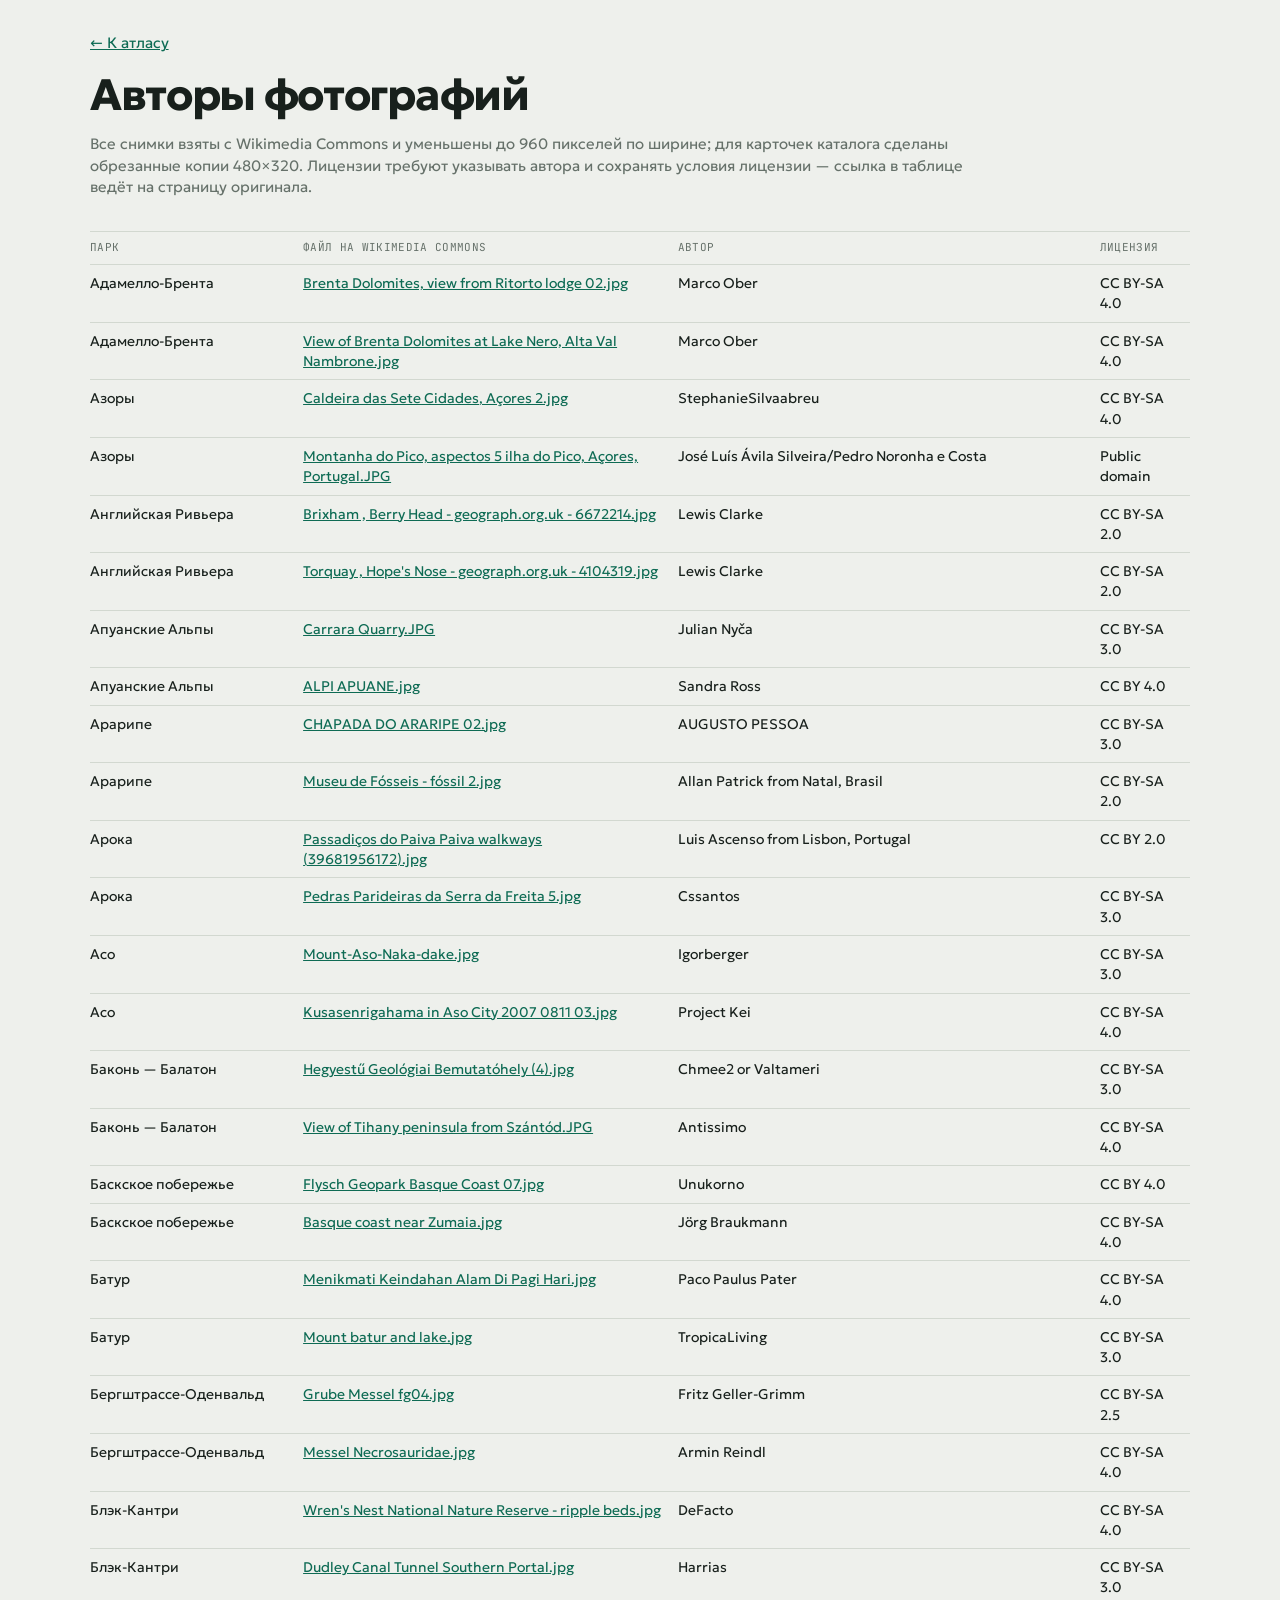
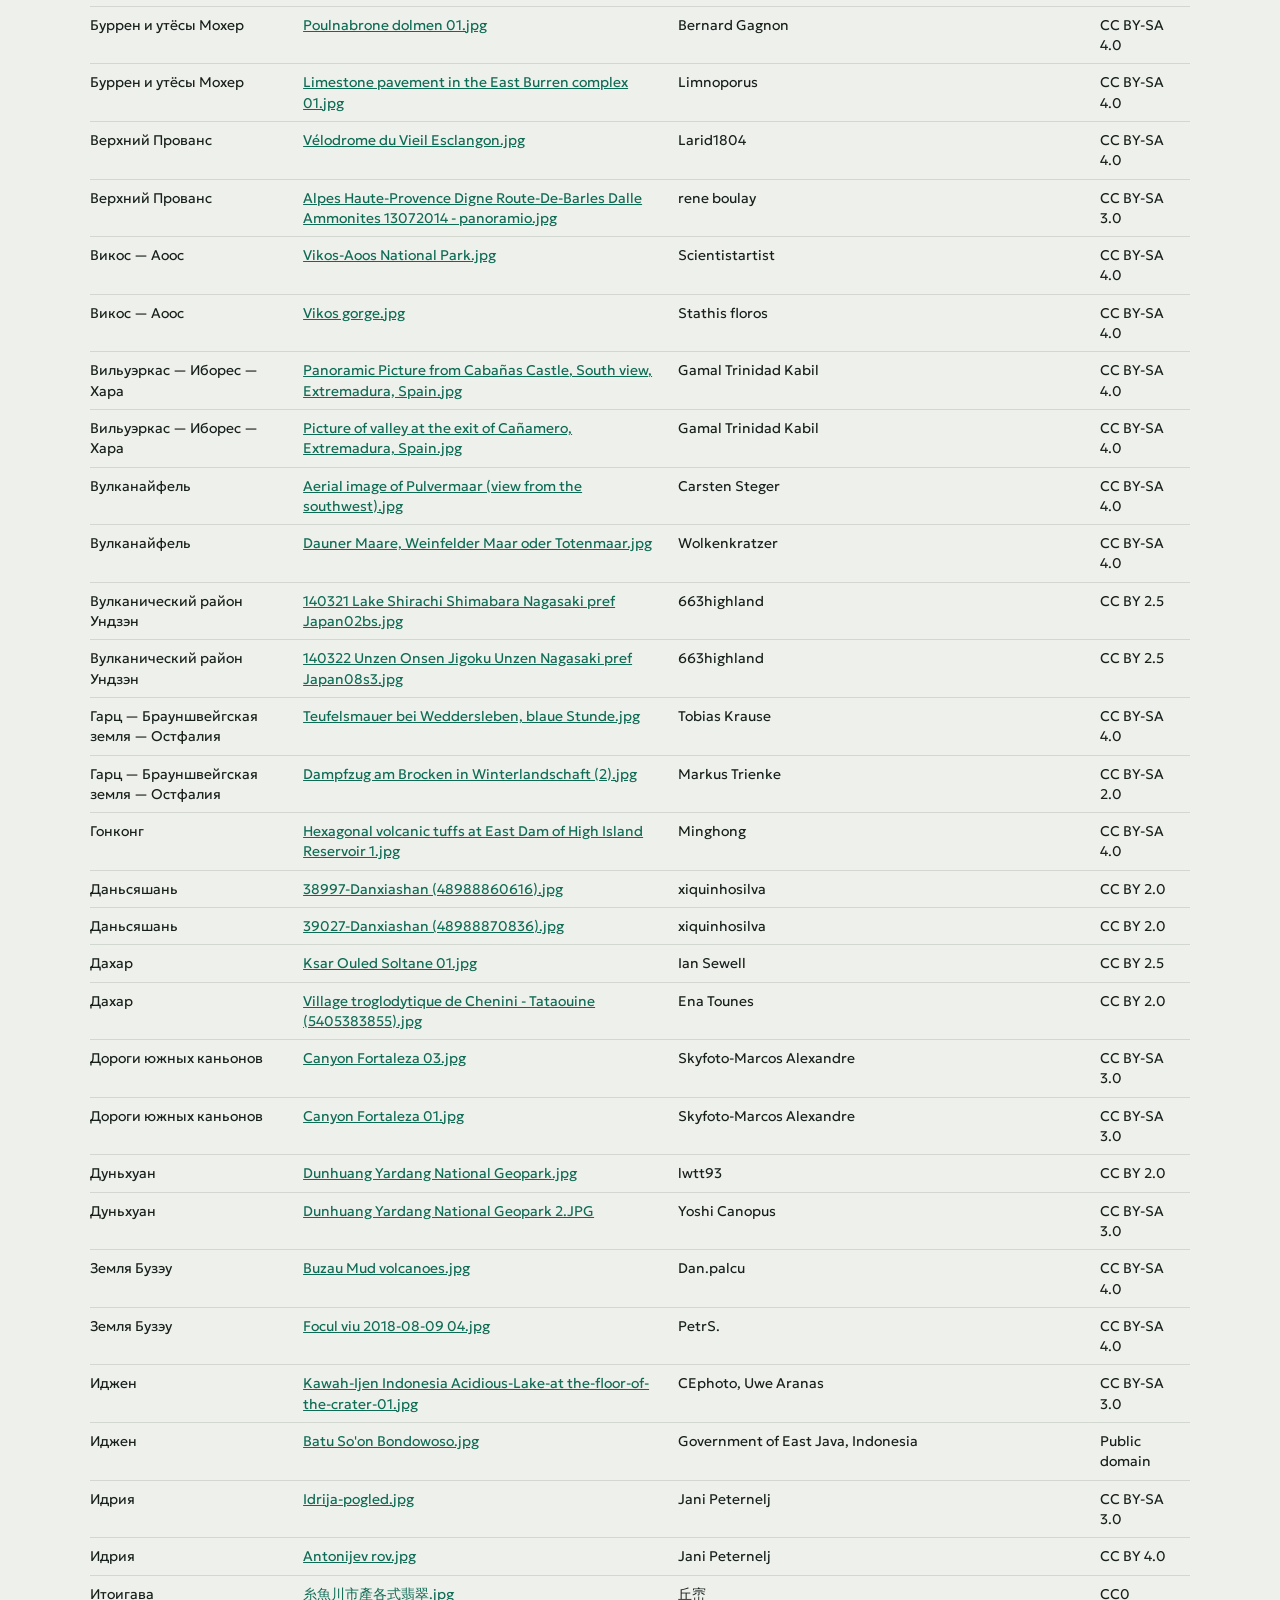
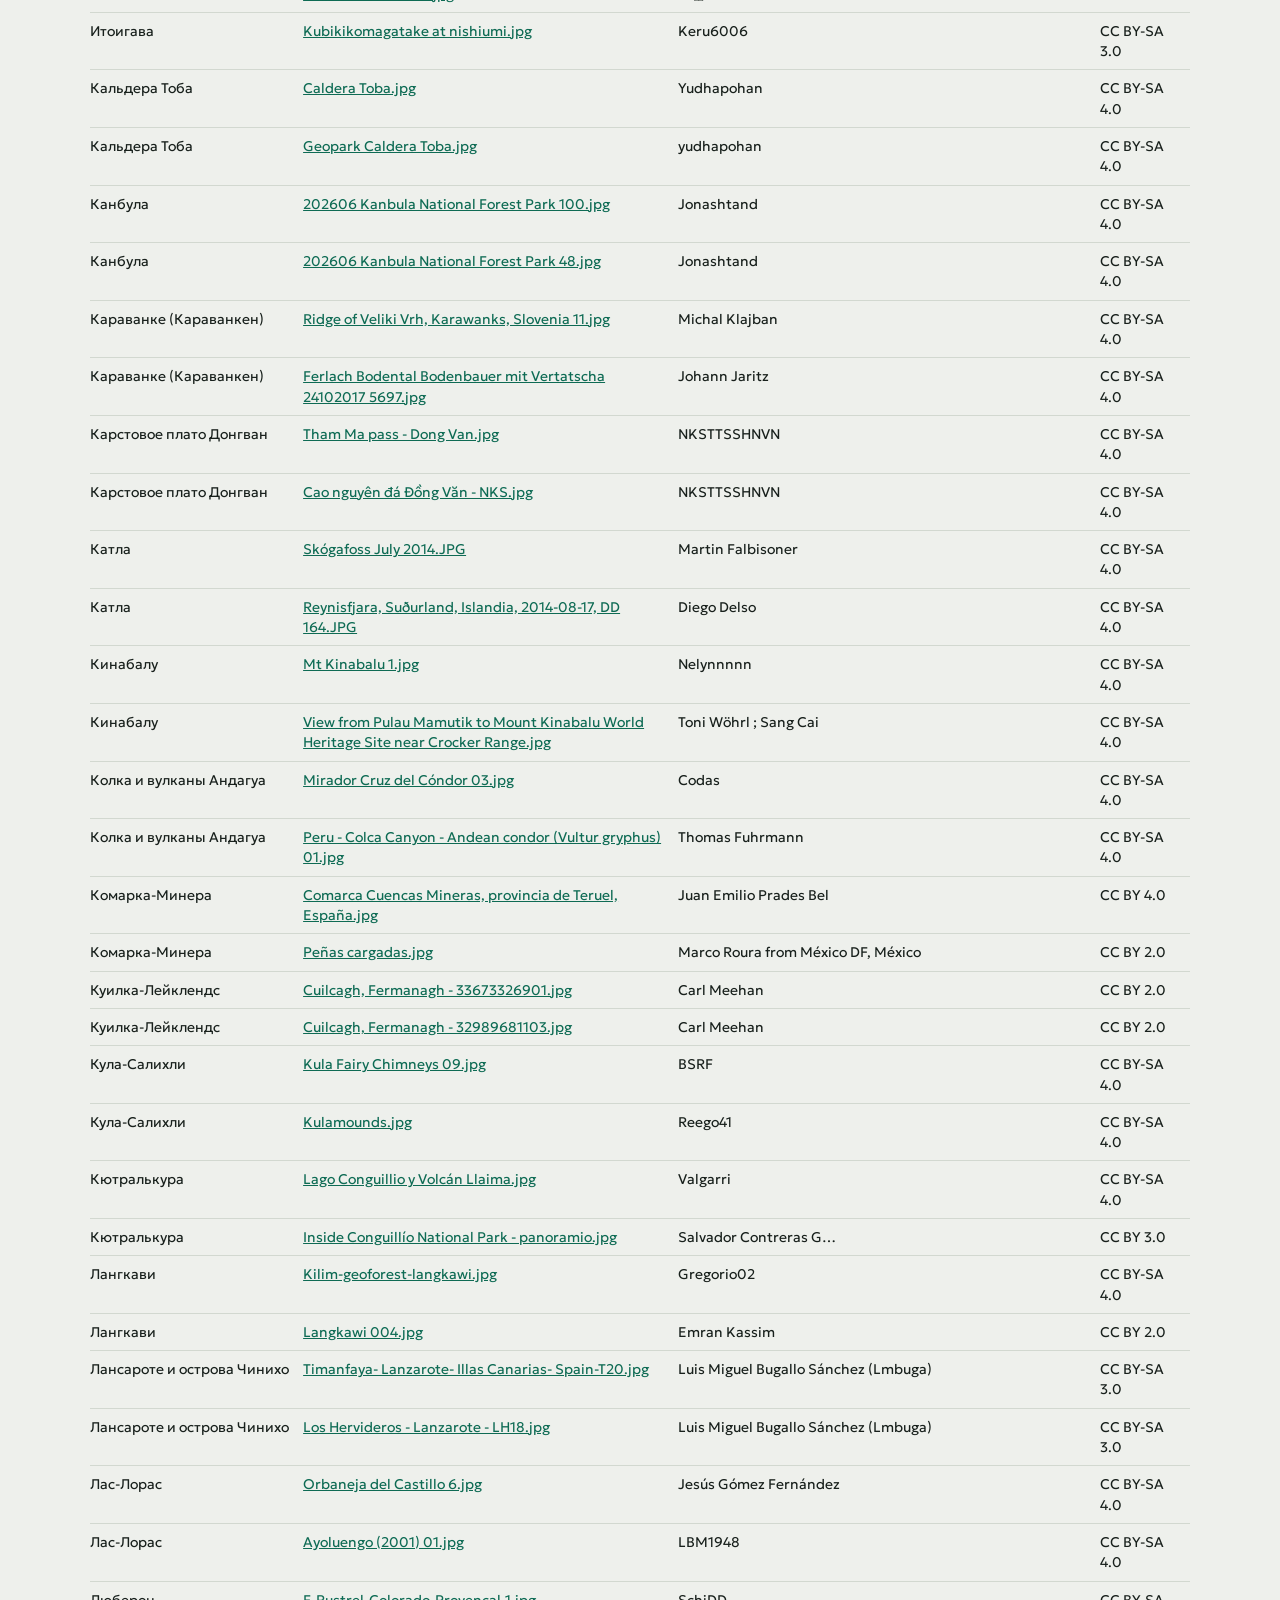
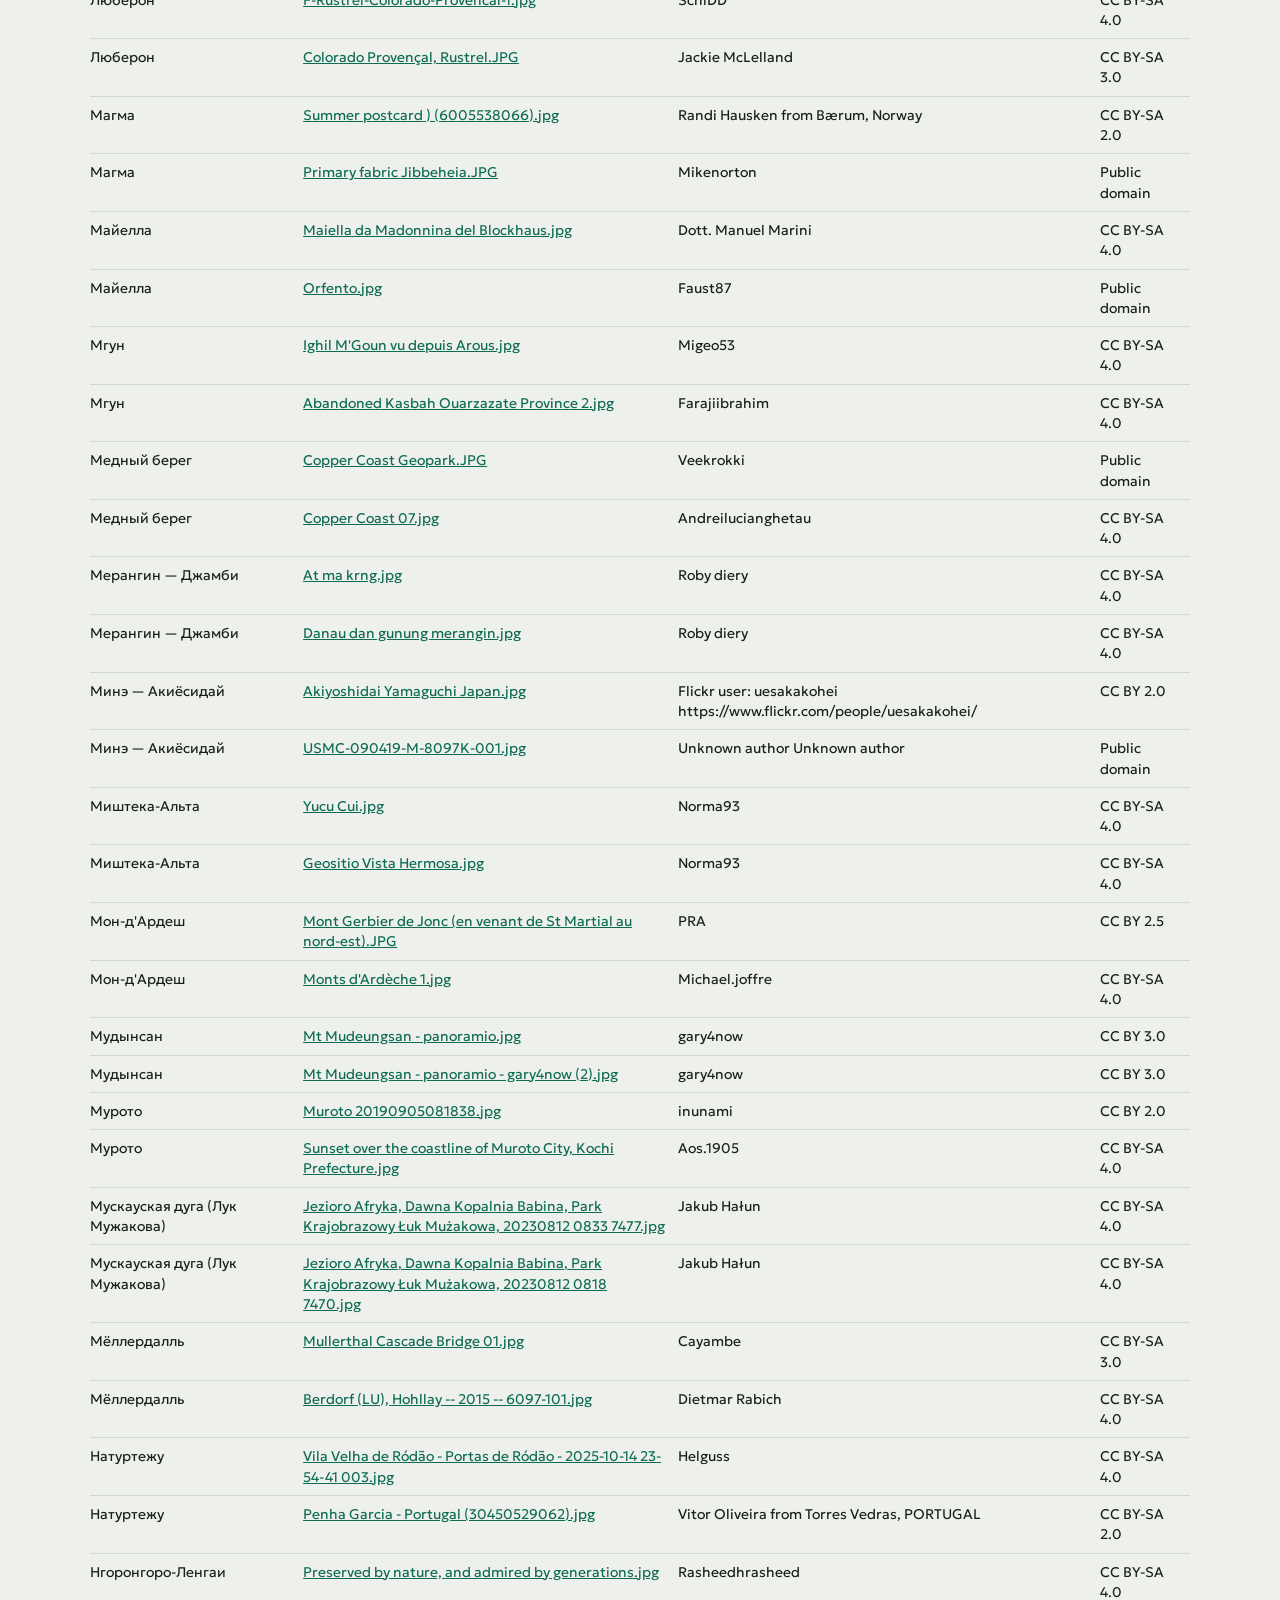
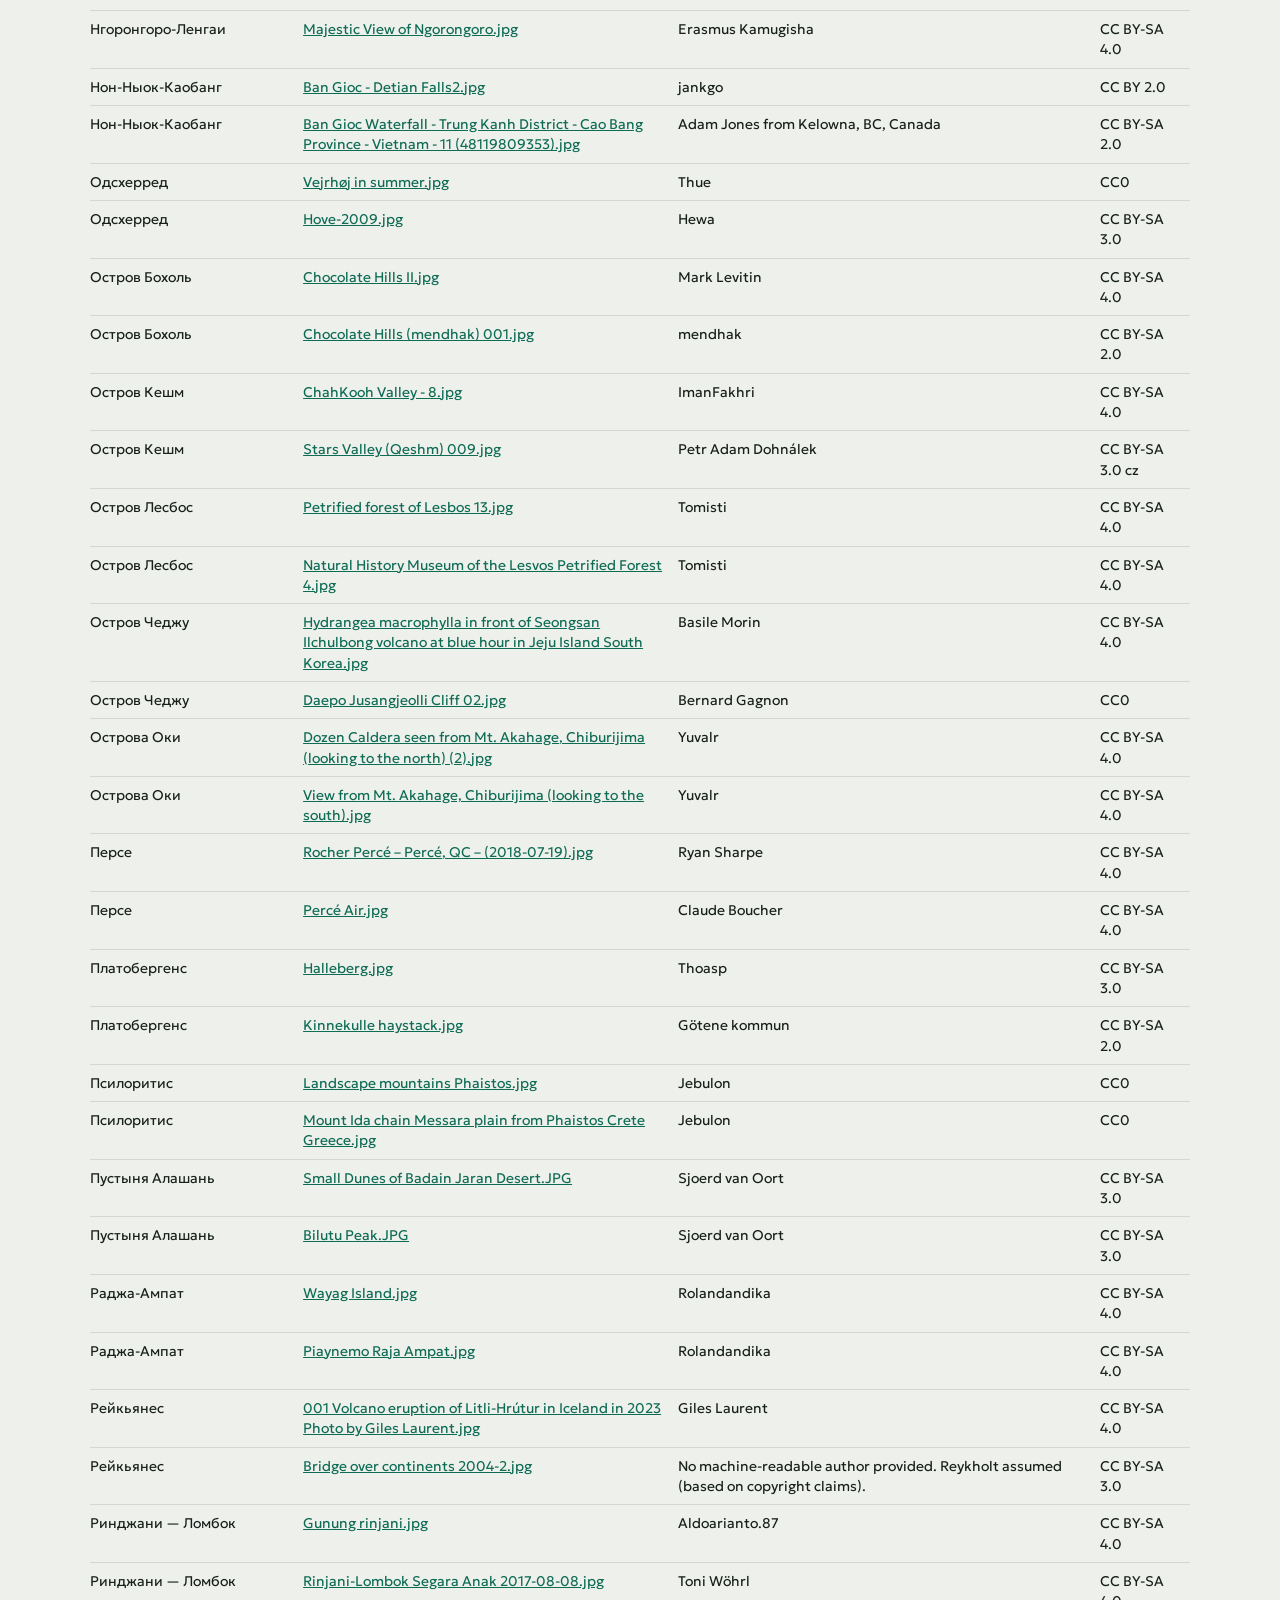
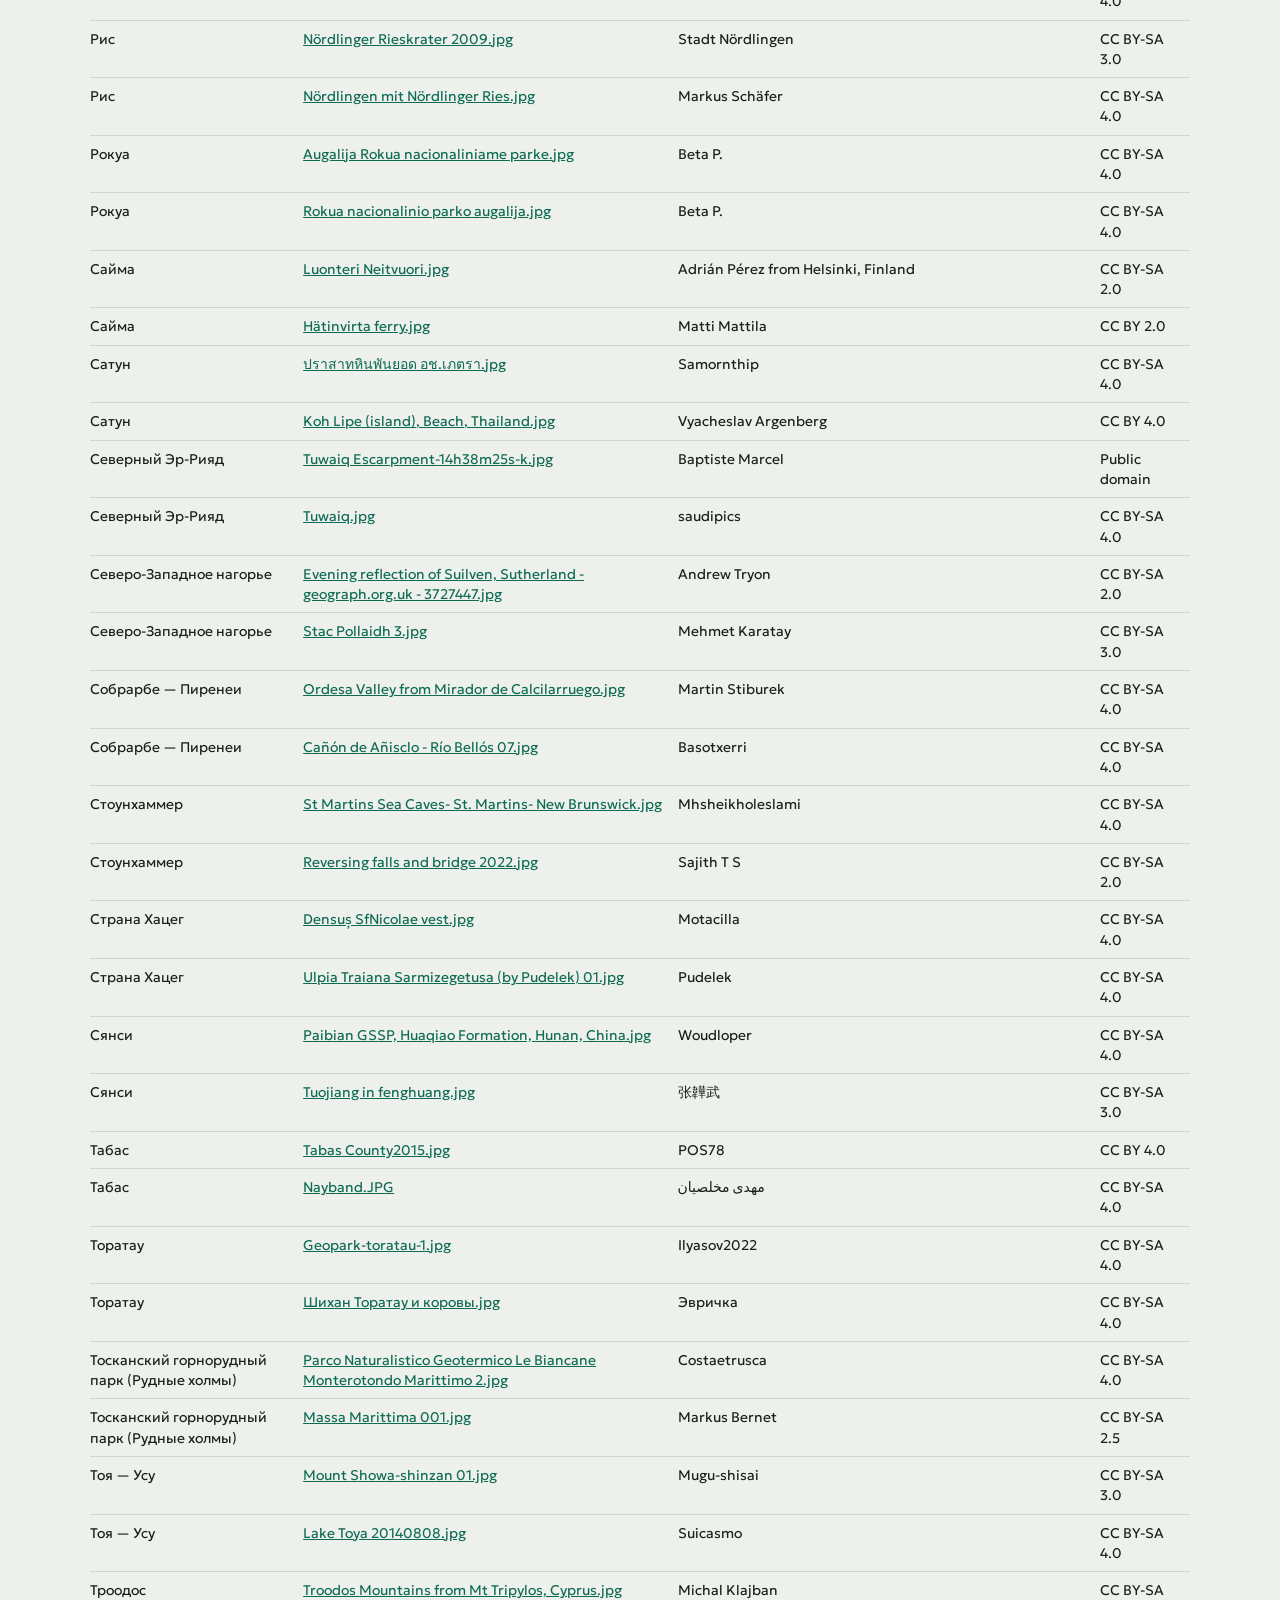
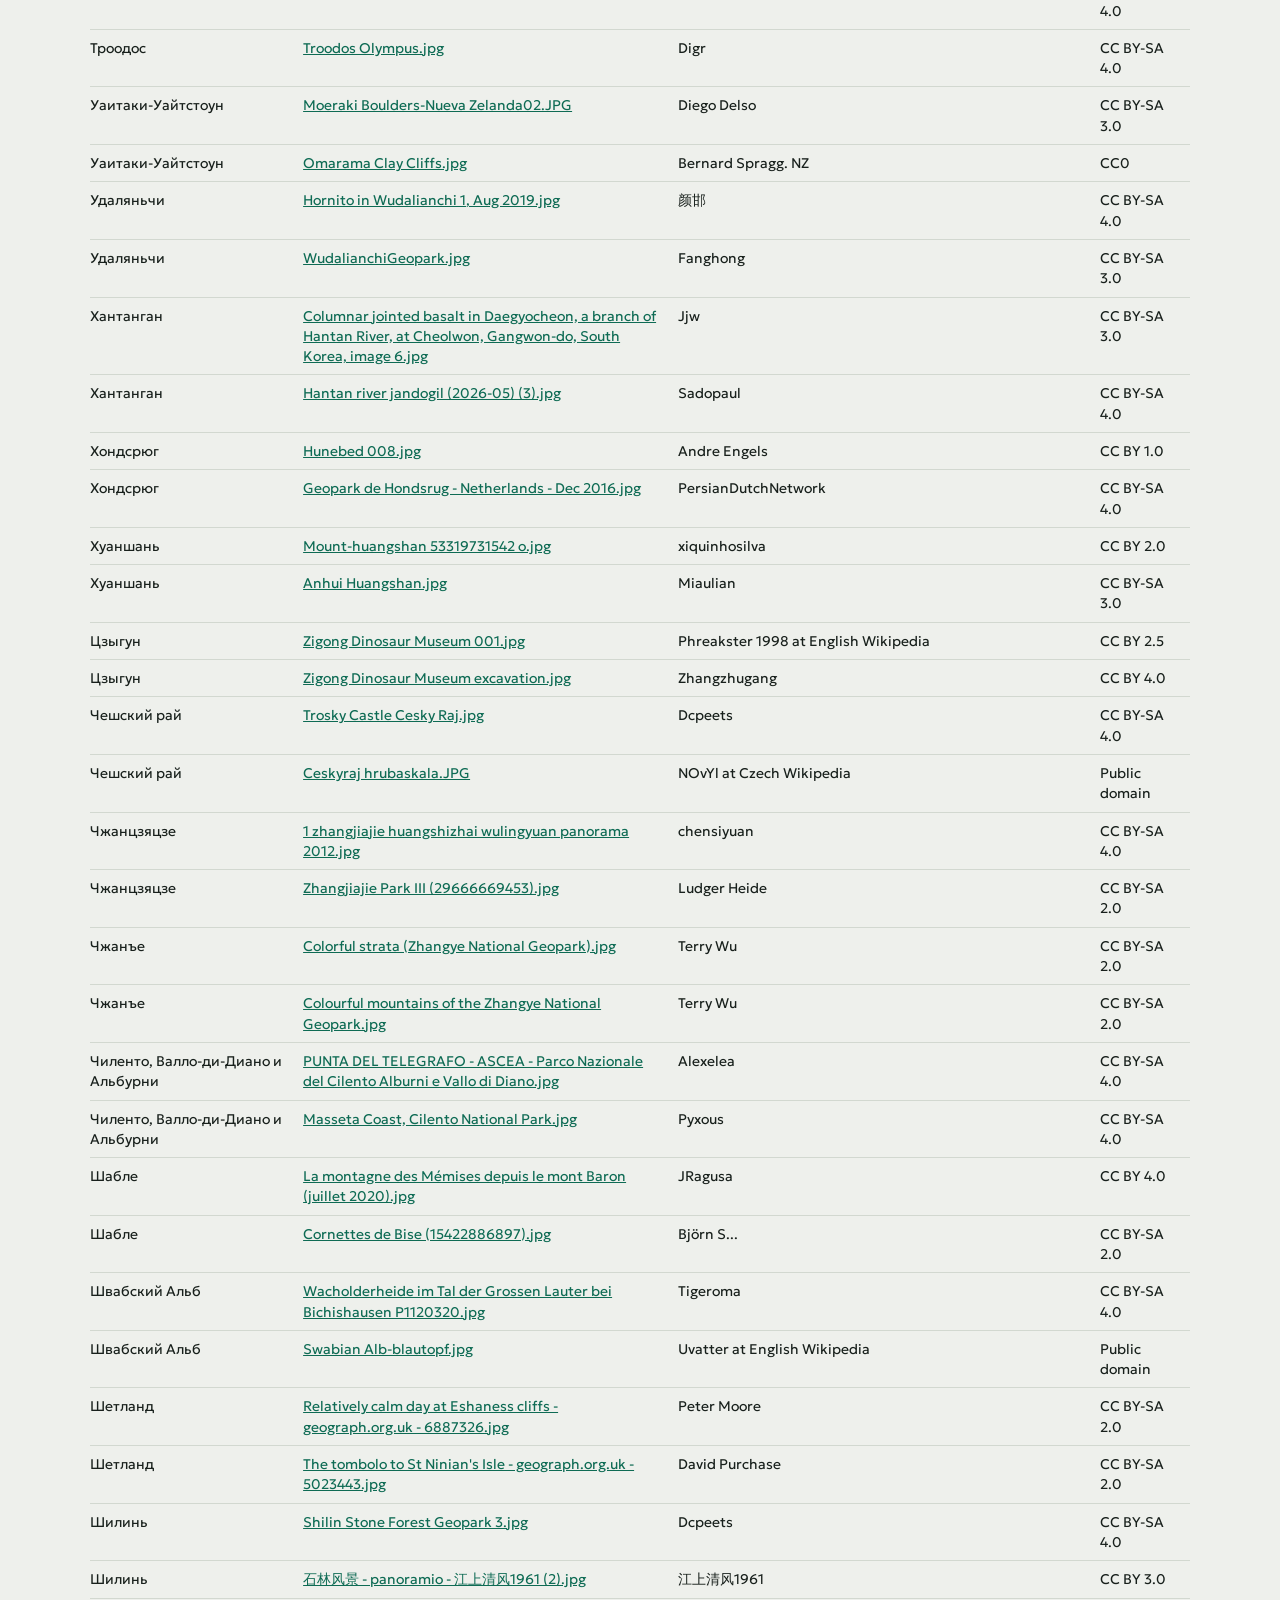
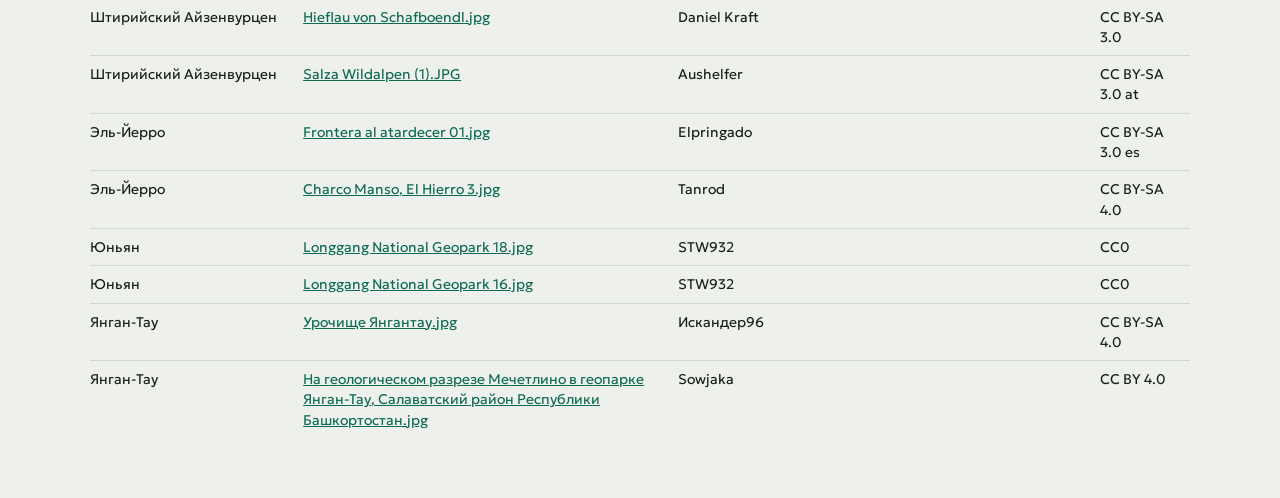
<file: credits.html>
<!doctype html>
<html lang="ru"><head><meta charset="utf-8"><meta name="viewport" content="width=device-width, initial-scale=1">
<title>Авторы фотографий — Атлас геопарков ЮНЕСКО</title>
<link rel="icon" href="favicon.svg" type="image/svg+xml"><link rel="stylesheet" href="fonts/fonts.css"><!-- Yandex.Metrika counter -->
<script type="text/javascript">
    (function(m,e,t,r,i,k,a){
        m[i]=m[i]||function(){(m[i].a=m[i].a||[]).push(arguments)};
        m[i].l=1*new Date();
        for (var j = 0; j < document.scripts.length; j++) {if (document.scripts[j].src === r) { return; }}
        k=e.createElement(t),a=e.getElementsByTagName(t)[0],k.async=1,k.src=r,a.parentNode.insertBefore(k,a)
    })(window, document,'script','https://mc.yandex.ru/metrika/tag.js?id=113656750', 'ym');

    ym(113656750, 'init', {ssr:true, webvisor:true, clickmap:true, ecommerce:"dataLayer", referrer: document.referrer, url: location.href, accurateTrackBounce:true, trackLinks:true});
</script>
<noscript><div><img src="https://mc.yandex.ru/watch/113656750" style="position:absolute; left:-9999px;" alt="" /></div></noscript>
<!-- /Yandex.Metrika counter -->
<script>addEventListener("hashchange",function(e){if(!/^#[pm]-/.test(location.hash))return;var u=location.href,r=e.oldURL;setTimeout(function(){try{ym(113656750,"hit",u,{title:document.title,referer:r});}catch(x){}},0);});</script>

<style>
:root{--bg:#EEF0EC;--ink:#18201C;--muted:#66716A;--line:#D2D8D0;--accent:#0E6B54}
@media (prefers-color-scheme: dark){:root{--bg:#101412;--ink:#E6EAE5;--muted:#8B968E;--line:#2B3530;--accent:#58C9A6}}
body{margin:0;background:var(--bg);color:var(--ink);font-family:'Geologica',system-ui,sans-serif;font-weight:350;font-size:15px;line-height:1.45}
.wrap{max-width:1100px;margin:0 auto;padding:32px 16px 60px}
h1{font-size:clamp(28px,5vw,44px);letter-spacing:-.03em;line-height:1.05;margin:18px 0 10px}
p{color:var(--muted);max-width:60em} a{color:var(--accent)}
.tw{overflow-x:auto} table{border-collapse:collapse;width:100%;margin-top:18px;font-size:14px}
th,td{text-align:left;padding:8px 12px 8px 0;border-top:1px solid var(--line);vertical-align:top}
th{font-family:'JetBrains Mono',monospace;font-size:11px;text-transform:uppercase;letter-spacing:.03em;color:var(--muted);font-weight:400}
td:nth-child(2){word-break:break-word}
</style></head><body><div class="wrap">
<a href="index.html">← К атласу</a>
<h1>Авторы фотографий</h1>
<p>Все снимки взяты с Wikimedia Commons и уменьшены до 960 пикселей по ширине; для карточек каталога сделаны обрезанные копии 480×320. Лицензии требуют указывать автора и сохранять условия лицензии — ссылка в таблице ведёт на страницу оригинала.</p>
<div class="tw"><table><thead><tr><th>Парк</th><th>Файл на Wikimedia Commons</th><th>Автор</th><th>Лицензия</th></tr></thead><tbody>
<tr><td>Адамелло-Брента</td><td><a href="https://commons.wikimedia.org/wiki/File:Brenta_Dolomites,_view_from_Ritorto_lodge_02.jpg" target="_blank" rel="noopener">Brenta Dolomites, view from Ritorto lodge 02.jpg</a></td><td>Marco Ober</td><td>CC BY-SA 4.0</td></tr>
<tr><td>Адамелло-Брента</td><td><a href="https://commons.wikimedia.org/wiki/File:View_of_Brenta_Dolomites_at_Lake_Nero,_Alta_Val_Nambrone.jpg" target="_blank" rel="noopener">View of Brenta Dolomites at Lake Nero, Alta Val Nambrone.jpg</a></td><td>Marco Ober</td><td>CC BY-SA 4.0</td></tr>
<tr><td>Азоры</td><td><a href="https://commons.wikimedia.org/wiki/File:Caldeira_das_Sete_Cidades,_Açores_2.jpg" target="_blank" rel="noopener">Caldeira das Sete Cidades, Açores 2.jpg</a></td><td>StephanieSilvaabreu</td><td>CC BY-SA 4.0</td></tr>
<tr><td>Азоры</td><td><a href="https://commons.wikimedia.org/wiki/File:Montanha_do_Pico,_aspectos_5_ilha_do_Pico,_Açores,_Portugal.JPG" target="_blank" rel="noopener">Montanha do Pico, aspectos 5 ilha do Pico, Açores, Portugal.JPG</a></td><td>José Luís Ávila Silveira/Pedro Noronha e Costa</td><td>Public domain</td></tr>
<tr><td>Английская Ривьера</td><td><a href="https://commons.wikimedia.org/wiki/File:Brixham_,_Berry_Head_-_geograph.org.uk_-_6672214.jpg" target="_blank" rel="noopener">Brixham , Berry Head - geograph.org.uk - 6672214.jpg</a></td><td>Lewis Clarke</td><td>CC BY-SA 2.0</td></tr>
<tr><td>Английская Ривьера</td><td><a href="https://commons.wikimedia.org/wiki/File:Torquay_,_Hope&#x27;s_Nose_-_geograph.org.uk_-_4104319.jpg" target="_blank" rel="noopener">Torquay , Hope&#x27;s Nose - geograph.org.uk - 4104319.jpg</a></td><td>Lewis Clarke</td><td>CC BY-SA 2.0</td></tr>
<tr><td>Апуанские Альпы</td><td><a href="https://commons.wikimedia.org/wiki/File:Carrara_Quarry.JPG" target="_blank" rel="noopener">Carrara Quarry.JPG</a></td><td>Julian Nyča</td><td>CC BY-SA 3.0</td></tr>
<tr><td>Апуанские Альпы</td><td><a href="https://commons.wikimedia.org/wiki/File:ALPI_APUANE.jpg" target="_blank" rel="noopener">ALPI APUANE.jpg</a></td><td>Sandra Ross</td><td>CC BY 4.0</td></tr>
<tr><td>Арарипе</td><td><a href="https://commons.wikimedia.org/wiki/File:CHAPADA_DO_ARARIPE_02.jpg" target="_blank" rel="noopener">CHAPADA DO ARARIPE 02.jpg</a></td><td>AUGUSTO PESSOA</td><td>CC BY-SA 3.0</td></tr>
<tr><td>Арарипе</td><td><a href="https://commons.wikimedia.org/wiki/File:Museu_de_Fósseis_-_fóssil_2.jpg" target="_blank" rel="noopener">Museu de Fósseis - fóssil 2.jpg</a></td><td>Allan Patrick from Natal, Brasil</td><td>CC BY-SA 2.0</td></tr>
<tr><td>Арока</td><td><a href="https://commons.wikimedia.org/wiki/File:Passadiços_do_Paiva_Paiva_walkways_(39681956172).jpg" target="_blank" rel="noopener">Passadiços do Paiva Paiva walkways (39681956172).jpg</a></td><td>Luis Ascenso from Lisbon, Portugal</td><td>CC BY 2.0</td></tr>
<tr><td>Арока</td><td><a href="https://commons.wikimedia.org/wiki/File:Pedras_Parideiras_da_Serra_da_Freita_5.jpg" target="_blank" rel="noopener">Pedras Parideiras da Serra da Freita 5.jpg</a></td><td>Cssantos</td><td>CC BY-SA 3.0</td></tr>
<tr><td>Асо</td><td><a href="https://commons.wikimedia.org/wiki/File:Mount-Aso-Naka-dake.jpg" target="_blank" rel="noopener">Mount-Aso-Naka-dake.jpg</a></td><td>Igorberger</td><td>CC BY-SA 3.0</td></tr>
<tr><td>Асо</td><td><a href="https://commons.wikimedia.org/wiki/File:Kusasenrigahama_in_Aso_City_2007_0811_03.jpg" target="_blank" rel="noopener">Kusasenrigahama in Aso City 2007 0811 03.jpg</a></td><td>Project Kei</td><td>CC BY-SA 4.0</td></tr>
<tr><td>Баконь — Балатон</td><td><a href="https://commons.wikimedia.org/wiki/File:Hegyestű_Geológiai_Bemutatóhely_(4).jpg" target="_blank" rel="noopener">Hegyestű Geológiai Bemutatóhely (4).jpg</a></td><td>Chmee2 or Valtameri</td><td>CC BY-SA 3.0</td></tr>
<tr><td>Баконь — Балатон</td><td><a href="https://commons.wikimedia.org/wiki/File:View_of_Tihany_peninsula_from_Szántód.JPG" target="_blank" rel="noopener">View of Tihany peninsula from Szántód.JPG</a></td><td>Antissimo</td><td>CC BY-SA 4.0</td></tr>
<tr><td>Баскское побережье</td><td><a href="https://commons.wikimedia.org/wiki/File:Flysch_Geopark_Basque_Coast_07.jpg" target="_blank" rel="noopener">Flysch Geopark Basque Coast 07.jpg</a></td><td>Unukorno</td><td>CC BY 4.0</td></tr>
<tr><td>Баскское побережье</td><td><a href="https://commons.wikimedia.org/wiki/File:Basque_coast_near_Zumaia.jpg" target="_blank" rel="noopener">Basque coast near Zumaia.jpg</a></td><td>Jörg Braukmann</td><td>CC BY-SA 4.0</td></tr>
<tr><td>Батур</td><td><a href="https://commons.wikimedia.org/wiki/File:Menikmati_Keindahan_Alam_Di_Pagi_Hari.jpg" target="_blank" rel="noopener">Menikmati Keindahan Alam Di Pagi Hari.jpg</a></td><td>Paco Paulus Pater</td><td>CC BY-SA 4.0</td></tr>
<tr><td>Батур</td><td><a href="https://commons.wikimedia.org/wiki/File:Mount_batur_and_lake.jpg" target="_blank" rel="noopener">Mount batur and lake.jpg</a></td><td>TropicaLiving</td><td>CC BY-SA 3.0</td></tr>
<tr><td>Бергштрассе-Оденвальд</td><td><a href="https://commons.wikimedia.org/wiki/File:Grube_Messel_fg04.jpg" target="_blank" rel="noopener">Grube Messel fg04.jpg</a></td><td>Fritz Geller-Grimm</td><td>CC BY-SA 2.5</td></tr>
<tr><td>Бергштрассе-Оденвальд</td><td><a href="https://commons.wikimedia.org/wiki/File:Messel_Necrosauridae.jpg" target="_blank" rel="noopener">Messel Necrosauridae.jpg</a></td><td>Armin Reindl</td><td>CC BY-SA 4.0</td></tr>
<tr><td>Блэк-Кантри</td><td><a href="https://commons.wikimedia.org/wiki/File:Wren&#x27;s_Nest_National_Nature_Reserve_-_ripple_beds.jpg" target="_blank" rel="noopener">Wren&#x27;s Nest National Nature Reserve - ripple beds.jpg</a></td><td>DeFacto</td><td>CC BY-SA 4.0</td></tr>
<tr><td>Блэк-Кантри</td><td><a href="https://commons.wikimedia.org/wiki/File:Dudley_Canal_Tunnel_Southern_Portal.jpg" target="_blank" rel="noopener">Dudley Canal Tunnel Southern Portal.jpg</a></td><td>Harrias</td><td>CC BY-SA 3.0</td></tr>
<tr><td>Буррен и утёсы Мохер</td><td><a href="https://commons.wikimedia.org/wiki/File:Poulnabrone_dolmen_01.jpg" target="_blank" rel="noopener">Poulnabrone dolmen 01.jpg</a></td><td>Bernard Gagnon</td><td>CC BY-SA 4.0</td></tr>
<tr><td>Буррен и утёсы Мохер</td><td><a href="https://commons.wikimedia.org/wiki/File:Limestone_pavement_in_the_East_Burren_complex_01.jpg" target="_blank" rel="noopener">Limestone pavement in the East Burren complex 01.jpg</a></td><td>Limnoporus</td><td>CC BY-SA 4.0</td></tr>
<tr><td>Верхний Прованс</td><td><a href="https://commons.wikimedia.org/wiki/File:Vélodrome_du_Vieil_Esclangon.jpg" target="_blank" rel="noopener">Vélodrome du Vieil Esclangon.jpg</a></td><td>Larid1804</td><td>CC BY-SA 4.0</td></tr>
<tr><td>Верхний Прованс</td><td><a href="https://commons.wikimedia.org/wiki/File:Alpes_Haute-Provence_Digne_Route-De-Barles_Dalle_Ammonites_13072014_-_panoramio.jpg" target="_blank" rel="noopener">Alpes Haute-Provence Digne Route-De-Barles Dalle Ammonites 13072014 - panoramio.jpg</a></td><td>rene boulay</td><td>CC BY-SA 3.0</td></tr>
<tr><td>Викос — Аоос</td><td><a href="https://commons.wikimedia.org/wiki/File:Vikos-Aoos_National_Park.jpg" target="_blank" rel="noopener">Vikos-Aoos National Park.jpg</a></td><td>Scientistartist</td><td>CC BY-SA 4.0</td></tr>
<tr><td>Викос — Аоос</td><td><a href="https://commons.wikimedia.org/wiki/File:Vikos_gorge.jpg" target="_blank" rel="noopener">Vikos gorge.jpg</a></td><td>Stathis floros</td><td>CC BY-SA 4.0</td></tr>
<tr><td>Вильуэркас — Иборес — Хара</td><td><a href="https://commons.wikimedia.org/wiki/File:Panoramic_Picture_from_Cabañas_Castle,_South_view,_Extremadura,_Spain.jpg" target="_blank" rel="noopener">Panoramic Picture from Cabañas Castle, South view, Extremadura, Spain.jpg</a></td><td>Gamal Trinidad Kabil</td><td>CC BY-SA 4.0</td></tr>
<tr><td>Вильуэркас — Иборес — Хара</td><td><a href="https://commons.wikimedia.org/wiki/File:Picture_of_valley_at_the_exit_of_Cañamero,_Extremadura,_Spain.jpg" target="_blank" rel="noopener">Picture of valley at the exit of Cañamero, Extremadura, Spain.jpg</a></td><td>Gamal Trinidad Kabil</td><td>CC BY-SA 4.0</td></tr>
<tr><td>Вулканайфель</td><td><a href="https://commons.wikimedia.org/wiki/File:Aerial_image_of_Pulvermaar_(view_from_the_southwest).jpg" target="_blank" rel="noopener">Aerial image of Pulvermaar (view from the southwest).jpg</a></td><td>Carsten Steger</td><td>CC BY-SA 4.0</td></tr>
<tr><td>Вулканайфель</td><td><a href="https://commons.wikimedia.org/wiki/File:Dauner_Maare,_Weinfelder_Maar_oder_Totenmaar.jpg" target="_blank" rel="noopener">Dauner Maare, Weinfelder Maar oder Totenmaar.jpg</a></td><td>Wolkenkratzer</td><td>CC BY-SA 4.0</td></tr>
<tr><td>Вулканический район Ундзэн</td><td><a href="https://commons.wikimedia.org/wiki/File:140321_Lake_Shirachi_Shimabara_Nagasaki_pref_Japan02bs.jpg" target="_blank" rel="noopener">140321 Lake Shirachi Shimabara Nagasaki pref Japan02bs.jpg</a></td><td>663highland</td><td>CC BY 2.5</td></tr>
<tr><td>Вулканический район Ундзэн</td><td><a href="https://commons.wikimedia.org/wiki/File:140322_Unzen_Onsen_Jigoku_Unzen_Nagasaki_pref_Japan08s3.jpg" target="_blank" rel="noopener">140322 Unzen Onsen Jigoku Unzen Nagasaki pref Japan08s3.jpg</a></td><td>663highland</td><td>CC BY 2.5</td></tr>
<tr><td>Гарц — Брауншвейгская земля — Остфалия</td><td><a href="https://commons.wikimedia.org/wiki/File:Teufelsmauer_bei_Weddersleben,_blaue_Stunde.jpg" target="_blank" rel="noopener">Teufelsmauer bei Weddersleben, blaue Stunde.jpg</a></td><td>Tobias Krause</td><td>CC BY-SA 4.0</td></tr>
<tr><td>Гарц — Брауншвейгская земля — Остфалия</td><td><a href="https://commons.wikimedia.org/wiki/File:Dampfzug_am_Brocken_in_Winterlandschaft_(2).jpg" target="_blank" rel="noopener">Dampfzug am Brocken in Winterlandschaft (2).jpg</a></td><td>Markus Trienke</td><td>CC BY-SA 2.0</td></tr>
<tr><td>Гонконг</td><td><a href="https://commons.wikimedia.org/wiki/File:Hexagonal_volcanic_tuffs_at_East_Dam_of_High_Island_Reservoir_1.jpg" target="_blank" rel="noopener">Hexagonal volcanic tuffs at East Dam of High Island Reservoir 1.jpg</a></td><td>Minghong</td><td>CC BY-SA 4.0</td></tr>
<tr><td>Даньсяшань</td><td><a href="https://commons.wikimedia.org/wiki/File:38997-Danxiashan_(48988860616).jpg" target="_blank" rel="noopener">38997-Danxiashan (48988860616).jpg</a></td><td>xiquinhosilva</td><td>CC BY 2.0</td></tr>
<tr><td>Даньсяшань</td><td><a href="https://commons.wikimedia.org/wiki/File:39027-Danxiashan_(48988870836).jpg" target="_blank" rel="noopener">39027-Danxiashan (48988870836).jpg</a></td><td>xiquinhosilva</td><td>CC BY 2.0</td></tr>
<tr><td>Дахар</td><td><a href="https://commons.wikimedia.org/wiki/File:Ksar_Ouled_Soltane_01.jpg" target="_blank" rel="noopener">Ksar Ouled Soltane 01.jpg</a></td><td>Ian Sewell</td><td>CC BY 2.5</td></tr>
<tr><td>Дахар</td><td><a href="https://commons.wikimedia.org/wiki/File:Village_troglodytique_de_Chenini_-_Tataouine_(5405383855).jpg" target="_blank" rel="noopener">Village troglodytique de Chenini - Tataouine (5405383855).jpg</a></td><td>Ena Tounes</td><td>CC BY 2.0</td></tr>
<tr><td>Дороги южных каньонов</td><td><a href="https://commons.wikimedia.org/wiki/File:Canyon_Fortaleza_03.jpg" target="_blank" rel="noopener">Canyon Fortaleza 03.jpg</a></td><td>Skyfoto-Marcos Alexandre</td><td>CC BY-SA 3.0</td></tr>
<tr><td>Дороги южных каньонов</td><td><a href="https://commons.wikimedia.org/wiki/File:Canyon_Fortaleza_01.jpg" target="_blank" rel="noopener">Canyon Fortaleza 01.jpg</a></td><td>Skyfoto-Marcos Alexandre</td><td>CC BY-SA 3.0</td></tr>
<tr><td>Дуньхуан</td><td><a href="https://commons.wikimedia.org/wiki/File:Dunhuang_Yardang_National_Geopark.jpg" target="_blank" rel="noopener">Dunhuang Yardang National Geopark.jpg</a></td><td>lwtt93</td><td>CC BY 2.0</td></tr>
<tr><td>Дуньхуан</td><td><a href="https://commons.wikimedia.org/wiki/File:Dunhuang_Yardang_National_Geopark_2.JPG" target="_blank" rel="noopener">Dunhuang Yardang National Geopark 2.JPG</a></td><td>Yoshi Canopus</td><td>CC BY-SA 3.0</td></tr>
<tr><td>Земля Бузэу</td><td><a href="https://commons.wikimedia.org/wiki/File:Buzau_Mud_volcanoes.jpg" target="_blank" rel="noopener">Buzau Mud volcanoes.jpg</a></td><td>Dan.palcu</td><td>CC BY-SA 4.0</td></tr>
<tr><td>Земля Бузэу</td><td><a href="https://commons.wikimedia.org/wiki/File:Focul_viu_2018-08-09_04.jpg" target="_blank" rel="noopener">Focul viu 2018-08-09 04.jpg</a></td><td>PetrS.</td><td>CC BY-SA 4.0</td></tr>
<tr><td>Иджен</td><td><a href="https://commons.wikimedia.org/wiki/File:Kawah-Ijen_Indonesia_Acidious-Lake-at_the-floor-of-the-crater-01.jpg" target="_blank" rel="noopener">Kawah-Ijen Indonesia Acidious-Lake-at the-floor-of-the-crater-01.jpg</a></td><td>CEphoto, Uwe Aranas</td><td>CC BY-SA 3.0</td></tr>
<tr><td>Иджен</td><td><a href="https://commons.wikimedia.org/wiki/File:Batu_So&#x27;on_Bondowoso.jpg" target="_blank" rel="noopener">Batu So&#x27;on Bondowoso.jpg</a></td><td>Government of East Java, Indonesia</td><td>Public domain</td></tr>
<tr><td>Идрия</td><td><a href="https://commons.wikimedia.org/wiki/File:Idrija-pogled.jpg" target="_blank" rel="noopener">Idrija-pogled.jpg</a></td><td>Jani Peternelj</td><td>CC BY-SA 3.0</td></tr>
<tr><td>Идрия</td><td><a href="https://commons.wikimedia.org/wiki/File:Antonijev_rov.jpg" target="_blank" rel="noopener">Antonijev rov.jpg</a></td><td>Jani Peternelj</td><td>CC BY 4.0</td></tr>
<tr><td>Итоигава</td><td><a href="https://commons.wikimedia.org/wiki/File:糸魚川市產各式翡翠.jpg" target="_blank" rel="noopener">糸魚川市產各式翡翠.jpg</a></td><td>丘崈</td><td>CC0</td></tr>
<tr><td>Итоигава</td><td><a href="https://commons.wikimedia.org/wiki/File:Kubikikomagatake_at_nishiumi.jpg" target="_blank" rel="noopener">Kubikikomagatake at nishiumi.jpg</a></td><td>Keru6006</td><td>CC BY-SA 3.0</td></tr>
<tr><td>Кальдера Тоба</td><td><a href="https://commons.wikimedia.org/wiki/File:Caldera_Toba.jpg" target="_blank" rel="noopener">Caldera Toba.jpg</a></td><td>Yudhapohan</td><td>CC BY-SA 4.0</td></tr>
<tr><td>Кальдера Тоба</td><td><a href="https://commons.wikimedia.org/wiki/File:Geopark_Caldera_Toba.jpg" target="_blank" rel="noopener">Geopark Caldera Toba.jpg</a></td><td>yudhapohan</td><td>CC BY-SA 4.0</td></tr>
<tr><td>Канбула</td><td><a href="https://commons.wikimedia.org/wiki/File:202606_Kanbula_National_Forest_Park_100.jpg" target="_blank" rel="noopener">202606 Kanbula National Forest Park 100.jpg</a></td><td>Jonashtand</td><td>CC BY-SA 4.0</td></tr>
<tr><td>Канбула</td><td><a href="https://commons.wikimedia.org/wiki/File:202606_Kanbula_National_Forest_Park_48.jpg" target="_blank" rel="noopener">202606 Kanbula National Forest Park 48.jpg</a></td><td>Jonashtand</td><td>CC BY-SA 4.0</td></tr>
<tr><td>Караванке (Караванкен)</td><td><a href="https://commons.wikimedia.org/wiki/File:Ridge_of_Veliki_Vrh,_Karawanks,_Slovenia_11.jpg" target="_blank" rel="noopener">Ridge of Veliki Vrh, Karawanks, Slovenia 11.jpg</a></td><td>Michal Klajban</td><td>CC BY-SA 4.0</td></tr>
<tr><td>Караванке (Караванкен)</td><td><a href="https://commons.wikimedia.org/wiki/File:Ferlach_Bodental_Bodenbauer_mit_Vertatscha_24102017_5697.jpg" target="_blank" rel="noopener">Ferlach Bodental Bodenbauer mit Vertatscha 24102017 5697.jpg</a></td><td>Johann Jaritz</td><td>CC BY-SA 4.0</td></tr>
<tr><td>Карстовое плато Донгван</td><td><a href="https://commons.wikimedia.org/wiki/File:Tham_Ma_pass_-_Dong_Van.jpg" target="_blank" rel="noopener">Tham Ma pass - Dong Van.jpg</a></td><td>NKSTTSSHNVN</td><td>CC BY-SA 4.0</td></tr>
<tr><td>Карстовое плато Донгван</td><td><a href="https://commons.wikimedia.org/wiki/File:Cao_nguyên_đá_Đồng_Văn_-_NKS.jpg" target="_blank" rel="noopener">Cao nguyên đá Đồng Văn - NKS.jpg</a></td><td>NKSTTSSHNVN</td><td>CC BY-SA 4.0</td></tr>
<tr><td>Катла</td><td><a href="https://commons.wikimedia.org/wiki/File:Skógafoss_July_2014.JPG" target="_blank" rel="noopener">Skógafoss July 2014.JPG</a></td><td>Martin Falbisoner</td><td>CC BY-SA 4.0</td></tr>
<tr><td>Катла</td><td><a href="https://commons.wikimedia.org/wiki/File:Reynisfjara,_Suðurland,_Islandia,_2014-08-17,_DD_164.JPG" target="_blank" rel="noopener">Reynisfjara, Suðurland, Islandia, 2014-08-17, DD 164.JPG</a></td><td>Diego Delso</td><td>CC BY-SA 4.0</td></tr>
<tr><td>Кинабалу</td><td><a href="https://commons.wikimedia.org/wiki/File:Mt_Kinabalu_1.jpg" target="_blank" rel="noopener">Mt Kinabalu 1.jpg</a></td><td>Nelynnnnn</td><td>CC BY-SA 4.0</td></tr>
<tr><td>Кинабалу</td><td><a href="https://commons.wikimedia.org/wiki/File:View_from_Pulau_Mamutik_to_Mount_Kinabalu_World_Heritage_Site_near_Crocker_Range.jpg" target="_blank" rel="noopener">View from Pulau Mamutik to Mount Kinabalu World Heritage Site near Crocker Range.jpg</a></td><td>Toni Wöhrl ; Sang Cai</td><td>CC BY-SA 4.0</td></tr>
<tr><td>Колка и вулканы Андагуа</td><td><a href="https://commons.wikimedia.org/wiki/File:Mirador_Cruz_del_Cóndor_03.jpg" target="_blank" rel="noopener">Mirador Cruz del Cóndor 03.jpg</a></td><td>Codas</td><td>CC BY-SA 4.0</td></tr>
<tr><td>Колка и вулканы Андагуа</td><td><a href="https://commons.wikimedia.org/wiki/File:Peru_-_Colca_Canyon_-_Andean_condor_(Vultur_gryphus)_01.jpg" target="_blank" rel="noopener">Peru - Colca Canyon - Andean condor (Vultur gryphus) 01.jpg</a></td><td>Thomas Fuhrmann</td><td>CC BY-SA 4.0</td></tr>
<tr><td>Комарка-Минера</td><td><a href="https://commons.wikimedia.org/wiki/File:Comarca_Cuencas_Mineras,_provincia_de_Teruel,_España.jpg" target="_blank" rel="noopener">Comarca Cuencas Mineras, provincia de Teruel, España.jpg</a></td><td>Juan Emilio Prades Bel</td><td>CC BY 4.0</td></tr>
<tr><td>Комарка-Минера</td><td><a href="https://commons.wikimedia.org/wiki/File:Peñas_cargadas.jpg" target="_blank" rel="noopener">Peñas cargadas.jpg</a></td><td>Marco Roura from México DF, México</td><td>CC BY 2.0</td></tr>
<tr><td>Куилка-Лейклендс</td><td><a href="https://commons.wikimedia.org/wiki/File:Cuilcagh,_Fermanagh_-_33673326901.jpg" target="_blank" rel="noopener">Cuilcagh, Fermanagh - 33673326901.jpg</a></td><td>Carl Meehan</td><td>CC BY 2.0</td></tr>
<tr><td>Куилка-Лейклендс</td><td><a href="https://commons.wikimedia.org/wiki/File:Cuilcagh,_Fermanagh_-_32989681103.jpg" target="_blank" rel="noopener">Cuilcagh, Fermanagh - 32989681103.jpg</a></td><td>Carl Meehan</td><td>CC BY 2.0</td></tr>
<tr><td>Кула-Салихли</td><td><a href="https://commons.wikimedia.org/wiki/File:Kula_Fairy_Chimneys_09.jpg" target="_blank" rel="noopener">Kula Fairy Chimneys 09.jpg</a></td><td>BSRF</td><td>CC BY-SA 4.0</td></tr>
<tr><td>Кула-Салихли</td><td><a href="https://commons.wikimedia.org/wiki/File:Kulamounds.jpg" target="_blank" rel="noopener">Kulamounds.jpg</a></td><td>Reego41</td><td>CC BY-SA 4.0</td></tr>
<tr><td>Кютралькура</td><td><a href="https://commons.wikimedia.org/wiki/File:Lago_Conguillio_y_Volcán_Llaima.jpg" target="_blank" rel="noopener">Lago Conguillio y Volcán Llaima.jpg</a></td><td>Valgarri</td><td>CC BY-SA 4.0</td></tr>
<tr><td>Кютралькура</td><td><a href="https://commons.wikimedia.org/wiki/File:Inside_Conguillío_National_Park_-_panoramio.jpg" target="_blank" rel="noopener">Inside Conguillío National Park - panoramio.jpg</a></td><td>Salvador Contreras G…</td><td>CC BY 3.0</td></tr>
<tr><td>Лангкави</td><td><a href="https://commons.wikimedia.org/wiki/File:Kilim-geoforest-langkawi.jpg" target="_blank" rel="noopener">Kilim-geoforest-langkawi.jpg</a></td><td>Gregorio02</td><td>CC BY-SA 4.0</td></tr>
<tr><td>Лангкави</td><td><a href="https://commons.wikimedia.org/wiki/File:Langkawi_004.jpg" target="_blank" rel="noopener">Langkawi 004.jpg</a></td><td>Emran Kassim</td><td>CC BY 2.0</td></tr>
<tr><td>Лансароте и острова Чинихо</td><td><a href="https://commons.wikimedia.org/wiki/File:Timanfaya-_Lanzarote-_Illas_Canarias-_Spain-T20.jpg" target="_blank" rel="noopener">Timanfaya- Lanzarote- Illas Canarias- Spain-T20.jpg</a></td><td>Luis Miguel Bugallo Sánchez (Lmbuga)</td><td>CC BY-SA 3.0</td></tr>
<tr><td>Лансароте и острова Чинихо</td><td><a href="https://commons.wikimedia.org/wiki/File:Los_Hervideros_-_Lanzarote_-_LH18.jpg" target="_blank" rel="noopener">Los Hervideros - Lanzarote - LH18.jpg</a></td><td>Luis Miguel Bugallo Sánchez (Lmbuga)</td><td>CC BY-SA 3.0</td></tr>
<tr><td>Лас-Лорас</td><td><a href="https://commons.wikimedia.org/wiki/File:Orbaneja_del_Castillo_6.jpg" target="_blank" rel="noopener">Orbaneja del Castillo 6.jpg</a></td><td>Jesús Gómez Fernández</td><td>CC BY-SA 4.0</td></tr>
<tr><td>Лас-Лорас</td><td><a href="https://commons.wikimedia.org/wiki/File:Ayoluengo_(2001)_01.jpg" target="_blank" rel="noopener">Ayoluengo (2001) 01.jpg</a></td><td>LBM1948</td><td>CC BY-SA 4.0</td></tr>
<tr><td>Люберон</td><td><a href="https://commons.wikimedia.org/wiki/File:F-Rustrel-Colorado-Provencal-1.jpg" target="_blank" rel="noopener">F-Rustrel-Colorado-Provencal-1.jpg</a></td><td>SchiDD</td><td>CC BY-SA 4.0</td></tr>
<tr><td>Люберон</td><td><a href="https://commons.wikimedia.org/wiki/File:Colorado_Provençal,_Rustrel.JPG" target="_blank" rel="noopener">Colorado Provençal, Rustrel.JPG</a></td><td>Jackie McLelland</td><td>CC BY-SA 3.0</td></tr>
<tr><td>Магма</td><td><a href="https://commons.wikimedia.org/wiki/File:Summer_postcard_)_(6005538066).jpg" target="_blank" rel="noopener">Summer postcard ) (6005538066).jpg</a></td><td>Randi Hausken from Bærum, Norway</td><td>CC BY-SA 2.0</td></tr>
<tr><td>Магма</td><td><a href="https://commons.wikimedia.org/wiki/File:Primary_fabric_Jibbeheia.JPG" target="_blank" rel="noopener">Primary fabric Jibbeheia.JPG</a></td><td>Mikenorton</td><td>Public domain</td></tr>
<tr><td>Майелла</td><td><a href="https://commons.wikimedia.org/wiki/File:Maiella_da_Madonnina_del_Blockhaus.jpg" target="_blank" rel="noopener">Maiella da Madonnina del Blockhaus.jpg</a></td><td>Dott. Manuel Marini</td><td>CC BY-SA 4.0</td></tr>
<tr><td>Майелла</td><td><a href="https://commons.wikimedia.org/wiki/File:Orfento.jpg" target="_blank" rel="noopener">Orfento.jpg</a></td><td>Faust87</td><td>Public domain</td></tr>
<tr><td>Мгун</td><td><a href="https://commons.wikimedia.org/wiki/File:Ighil_M&#x27;Goun_vu_depuis_Arous.jpg" target="_blank" rel="noopener">Ighil M&#x27;Goun vu depuis Arous.jpg</a></td><td>Migeo53</td><td>CC BY-SA 4.0</td></tr>
<tr><td>Мгун</td><td><a href="https://commons.wikimedia.org/wiki/File:Abandoned_Kasbah_Ouarzazate_Province_2.jpg" target="_blank" rel="noopener">Abandoned Kasbah Ouarzazate Province 2.jpg</a></td><td>Farajiibrahim</td><td>CC BY-SA 4.0</td></tr>
<tr><td>Медный берег</td><td><a href="https://commons.wikimedia.org/wiki/File:Copper_Coast_Geopark.JPG" target="_blank" rel="noopener">Copper Coast Geopark.JPG</a></td><td>Veekrokki</td><td>Public domain</td></tr>
<tr><td>Медный берег</td><td><a href="https://commons.wikimedia.org/wiki/File:Copper_Coast_07.jpg" target="_blank" rel="noopener">Copper Coast 07.jpg</a></td><td>Andreilucianghetau</td><td>CC BY-SA 4.0</td></tr>
<tr><td>Мерангин — Джамби</td><td><a href="https://commons.wikimedia.org/wiki/File:At_ma_krng.jpg" target="_blank" rel="noopener">At ma krng.jpg</a></td><td>Roby diery</td><td>CC BY-SA 4.0</td></tr>
<tr><td>Мерангин — Джамби</td><td><a href="https://commons.wikimedia.org/wiki/File:Danau_dan_gunung_merangin.jpg" target="_blank" rel="noopener">Danau dan gunung merangin.jpg</a></td><td>Roby diery</td><td>CC BY-SA 4.0</td></tr>
<tr><td>Минэ — Акиёсидай</td><td><a href="https://commons.wikimedia.org/wiki/File:Akiyoshidai_Yamaguchi_Japan.jpg" target="_blank" rel="noopener">Akiyoshidai Yamaguchi Japan.jpg</a></td><td>Flickr user: uesakakohei https://www.flickr.com/people/uesakakohei/</td><td>CC BY 2.0</td></tr>
<tr><td>Минэ — Акиёсидай</td><td><a href="https://commons.wikimedia.org/wiki/File:USMC-090419-M-8097K-001.jpg" target="_blank" rel="noopener">USMC-090419-M-8097K-001.jpg</a></td><td>Unknown author Unknown author</td><td>Public domain</td></tr>
<tr><td>Миштека-Альта</td><td><a href="https://commons.wikimedia.org/wiki/File:Yucu_Cui.jpg" target="_blank" rel="noopener">Yucu Cui.jpg</a></td><td>Norma93</td><td>CC BY-SA 4.0</td></tr>
<tr><td>Миштека-Альта</td><td><a href="https://commons.wikimedia.org/wiki/File:Geositio_Vista_Hermosa.jpg" target="_blank" rel="noopener">Geositio Vista Hermosa.jpg</a></td><td>Norma93</td><td>CC BY-SA 4.0</td></tr>
<tr><td>Мон-д&#x27;Ардеш</td><td><a href="https://commons.wikimedia.org/wiki/File:Mont_Gerbier_de_Jonc_(en_venant_de_St_Martial_au_nord-est).JPG" target="_blank" rel="noopener">Mont Gerbier de Jonc (en venant de St Martial au nord-est).JPG</a></td><td>PRA</td><td>CC BY 2.5</td></tr>
<tr><td>Мон-д&#x27;Ардеш</td><td><a href="https://commons.wikimedia.org/wiki/File:Monts_d&#x27;Ardèche_1.jpg" target="_blank" rel="noopener">Monts d&#x27;Ardèche 1.jpg</a></td><td>Michael.joffre</td><td>CC BY-SA 4.0</td></tr>
<tr><td>Мудынсан</td><td><a href="https://commons.wikimedia.org/wiki/File:Mt_Mudeungsan_-_panoramio.jpg" target="_blank" rel="noopener">Mt Mudeungsan - panoramio.jpg</a></td><td>gary4now</td><td>CC BY 3.0</td></tr>
<tr><td>Мудынсан</td><td><a href="https://commons.wikimedia.org/wiki/File:Mt_Mudeungsan_-_panoramio_-_gary4now_(2).jpg" target="_blank" rel="noopener">Mt Mudeungsan - panoramio - gary4now (2).jpg</a></td><td>gary4now</td><td>CC BY 3.0</td></tr>
<tr><td>Мурото</td><td><a href="https://commons.wikimedia.org/wiki/File:Muroto_20190905081838.jpg" target="_blank" rel="noopener">Muroto 20190905081838.jpg</a></td><td>inunami</td><td>CC BY 2.0</td></tr>
<tr><td>Мурото</td><td><a href="https://commons.wikimedia.org/wiki/File:Sunset_over_the_coastline_of_Muroto_City,_Kochi_Prefecture.jpg" target="_blank" rel="noopener">Sunset over the coastline of Muroto City, Kochi Prefecture.jpg</a></td><td>Aos.1905</td><td>CC BY-SA 4.0</td></tr>
<tr><td>Мускауская дуга (Лук Мужакова)</td><td><a href="https://commons.wikimedia.org/wiki/File:Jezioro_Afryka,_Dawna_Kopalnia_Babina,_Park_Krajobrazowy_Łuk_Mużakowa,_20230812_0833_7477.jpg" target="_blank" rel="noopener">Jezioro Afryka, Dawna Kopalnia Babina, Park Krajobrazowy Łuk Mużakowa, 20230812 0833 7477.jpg</a></td><td>Jakub Hałun</td><td>CC BY-SA 4.0</td></tr>
<tr><td>Мускауская дуга (Лук Мужакова)</td><td><a href="https://commons.wikimedia.org/wiki/File:Jezioro_Afryka,_Dawna_Kopalnia_Babina,_Park_Krajobrazowy_Łuk_Mużakowa,_20230812_0818_7470.jpg" target="_blank" rel="noopener">Jezioro Afryka, Dawna Kopalnia Babina, Park Krajobrazowy Łuk Mużakowa, 20230812 0818 7470.jpg</a></td><td>Jakub Hałun</td><td>CC BY-SA 4.0</td></tr>
<tr><td>Мёллердалль</td><td><a href="https://commons.wikimedia.org/wiki/File:Mullerthal_Cascade_Bridge_01.jpg" target="_blank" rel="noopener">Mullerthal Cascade Bridge 01.jpg</a></td><td>Cayambe</td><td>CC BY-SA 3.0</td></tr>
<tr><td>Мёллердалль</td><td><a href="https://commons.wikimedia.org/wiki/File:Berdorf_(LU),_Hohllay_--_2015_--_6097-101.jpg" target="_blank" rel="noopener">Berdorf (LU), Hohllay -- 2015 -- 6097-101.jpg</a></td><td>Dietmar Rabich</td><td>CC BY-SA 4.0</td></tr>
<tr><td>Натуртежу</td><td><a href="https://commons.wikimedia.org/wiki/File:Vila_Velha_de_Ródão_-_Portas_de_Ródão_-_2025-10-14_23-54-41_003.jpg" target="_blank" rel="noopener">Vila Velha de Ródão - Portas de Ródão - 2025-10-14 23-54-41 003.jpg</a></td><td>Helguss</td><td>CC BY-SA 4.0</td></tr>
<tr><td>Натуртежу</td><td><a href="https://commons.wikimedia.org/wiki/File:Penha_Garcia_-_Portugal_(30450529062).jpg" target="_blank" rel="noopener">Penha Garcia - Portugal (30450529062).jpg</a></td><td>Vitor Oliveira from Torres Vedras, PORTUGAL</td><td>CC BY-SA 2.0</td></tr>
<tr><td>Нгоронгоро-Ленгаи</td><td><a href="https://commons.wikimedia.org/wiki/File:Preserved_by_nature,_and_admired_by_generations.jpg" target="_blank" rel="noopener">Preserved by nature, and admired by generations.jpg</a></td><td>Rasheedhrasheed</td><td>CC BY-SA 4.0</td></tr>
<tr><td>Нгоронгоро-Ленгаи</td><td><a href="https://commons.wikimedia.org/wiki/File:Majestic_View_of_Ngorongoro.jpg" target="_blank" rel="noopener">Majestic View of Ngorongoro.jpg</a></td><td>Erasmus Kamugisha</td><td>CC BY-SA 4.0</td></tr>
<tr><td>Нон-Ныок-Каобанг</td><td><a href="https://commons.wikimedia.org/wiki/File:Ban_Gioc_-_Detian_Falls2.jpg" target="_blank" rel="noopener">Ban Gioc - Detian Falls2.jpg</a></td><td>jankgo</td><td>CC BY 2.0</td></tr>
<tr><td>Нон-Ныок-Каобанг</td><td><a href="https://commons.wikimedia.org/wiki/File:Ban_Gioc_Waterfall_-_Trung_Kanh_District_-_Cao_Bang_Province_-_Vietnam_-_11_(48119809353).jpg" target="_blank" rel="noopener">Ban Gioc Waterfall - Trung Kanh District - Cao Bang Province - Vietnam - 11 (48119809353).jpg</a></td><td>Adam Jones from Kelowna, BC, Canada</td><td>CC BY-SA 2.0</td></tr>
<tr><td>Одсхерред</td><td><a href="https://commons.wikimedia.org/wiki/File:Vejrhøj_in_summer.jpg" target="_blank" rel="noopener">Vejrhøj in summer.jpg</a></td><td>Thue</td><td>CC0</td></tr>
<tr><td>Одсхерред</td><td><a href="https://commons.wikimedia.org/wiki/File:Hove-2009.jpg" target="_blank" rel="noopener">Hove-2009.jpg</a></td><td>Hewa</td><td>CC BY-SA 3.0</td></tr>
<tr><td>Остров Бохоль</td><td><a href="https://commons.wikimedia.org/wiki/File:Chocolate_Hills_II.jpg" target="_blank" rel="noopener">Chocolate Hills II.jpg</a></td><td>Mark Levitin</td><td>CC BY-SA 4.0</td></tr>
<tr><td>Остров Бохоль</td><td><a href="https://commons.wikimedia.org/wiki/File:Chocolate_Hills_(mendhak)_001.jpg" target="_blank" rel="noopener">Chocolate Hills (mendhak) 001.jpg</a></td><td>mendhak</td><td>CC BY-SA 2.0</td></tr>
<tr><td>Остров Кешм</td><td><a href="https://commons.wikimedia.org/wiki/File:ChahKooh_Valley_-_8.jpg" target="_blank" rel="noopener">ChahKooh Valley - 8.jpg</a></td><td>ImanFakhri</td><td>CC BY-SA 4.0</td></tr>
<tr><td>Остров Кешм</td><td><a href="https://commons.wikimedia.org/wiki/File:Stars_Valley_(Qeshm)_009.jpg" target="_blank" rel="noopener">Stars Valley (Qeshm) 009.jpg</a></td><td>Petr Adam Dohnálek</td><td>CC BY-SA 3.0 cz</td></tr>
<tr><td>Остров Лесбос</td><td><a href="https://commons.wikimedia.org/wiki/File:Petrified_forest_of_Lesbos_13.jpg" target="_blank" rel="noopener">Petrified forest of Lesbos 13.jpg</a></td><td>Tomisti</td><td>CC BY-SA 4.0</td></tr>
<tr><td>Остров Лесбос</td><td><a href="https://commons.wikimedia.org/wiki/File:Natural_History_Museum_of_the_Lesvos_Petrified_Forest_4.jpg" target="_blank" rel="noopener">Natural History Museum of the Lesvos Petrified Forest 4.jpg</a></td><td>Tomisti</td><td>CC BY-SA 4.0</td></tr>
<tr><td>Остров Чеджу</td><td><a href="https://commons.wikimedia.org/wiki/File:Hydrangea_macrophylla_in_front_of_Seongsan_Ilchulbong_volcano_at_blue_hour_in_Jeju_Island_South_Korea.jpg" target="_blank" rel="noopener">Hydrangea macrophylla in front of Seongsan Ilchulbong volcano at blue hour in Jeju Island South Korea.jpg</a></td><td>Basile Morin</td><td>CC BY-SA 4.0</td></tr>
<tr><td>Остров Чеджу</td><td><a href="https://commons.wikimedia.org/wiki/File:Daepo_Jusangjeolli_Cliff_02.jpg" target="_blank" rel="noopener">Daepo Jusangjeolli Cliff 02.jpg</a></td><td>Bernard Gagnon</td><td>CC0</td></tr>
<tr><td>Острова Оки</td><td><a href="https://commons.wikimedia.org/wiki/File:Dozen_Caldera_seen_from_Mt._Akahage,_Chiburijima_(looking_to_the_north)_(2).jpg" target="_blank" rel="noopener">Dozen Caldera seen from Mt. Akahage, Chiburijima (looking to the north) (2).jpg</a></td><td>Yuvalr</td><td>CC BY-SA 4.0</td></tr>
<tr><td>Острова Оки</td><td><a href="https://commons.wikimedia.org/wiki/File:View_from_Mt._Akahage,_Chiburijima_(looking_to_the_south).jpg" target="_blank" rel="noopener">View from Mt. Akahage, Chiburijima (looking to the south).jpg</a></td><td>Yuvalr</td><td>CC BY-SA 4.0</td></tr>
<tr><td>Персе</td><td><a href="https://commons.wikimedia.org/wiki/File:Rocher_Percé_–_Percé,_QC_–_(2018-07-19).jpg" target="_blank" rel="noopener">Rocher Percé – Percé, QC – (2018-07-19).jpg</a></td><td>Ryan Sharpe</td><td>CC BY-SA 4.0</td></tr>
<tr><td>Персе</td><td><a href="https://commons.wikimedia.org/wiki/File:Percé_Air.jpg" target="_blank" rel="noopener">Percé Air.jpg</a></td><td>Claude Boucher</td><td>CC BY-SA 4.0</td></tr>
<tr><td>Платобергенс</td><td><a href="https://commons.wikimedia.org/wiki/File:Halleberg.jpg" target="_blank" rel="noopener">Halleberg.jpg</a></td><td>Thoasp</td><td>CC BY-SA 3.0</td></tr>
<tr><td>Платобергенс</td><td><a href="https://commons.wikimedia.org/wiki/File:Kinnekulle_haystack.jpg" target="_blank" rel="noopener">Kinnekulle haystack.jpg</a></td><td>Götene kommun</td><td>CC BY-SA 2.0</td></tr>
<tr><td>Псилоритис</td><td><a href="https://commons.wikimedia.org/wiki/File:Landscape_mountains_Phaistos.jpg" target="_blank" rel="noopener">Landscape mountains Phaistos.jpg</a></td><td>Jebulon</td><td>CC0</td></tr>
<tr><td>Псилоритис</td><td><a href="https://commons.wikimedia.org/wiki/File:Mount_Ida_chain_Messara_plain_from_Phaistos_Crete_Greece.jpg" target="_blank" rel="noopener">Mount Ida chain Messara plain from Phaistos Crete Greece.jpg</a></td><td>Jebulon</td><td>CC0</td></tr>
<tr><td>Пустыня Алашань</td><td><a href="https://commons.wikimedia.org/wiki/File:Small_Dunes_of_Badain_Jaran_Desert.JPG" target="_blank" rel="noopener">Small Dunes of Badain Jaran Desert.JPG</a></td><td>Sjoerd van Oort</td><td>CC BY-SA 3.0</td></tr>
<tr><td>Пустыня Алашань</td><td><a href="https://commons.wikimedia.org/wiki/File:Bilutu_Peak.JPG" target="_blank" rel="noopener">Bilutu Peak.JPG</a></td><td>Sjoerd van Oort</td><td>CC BY-SA 3.0</td></tr>
<tr><td>Раджа-Ампат</td><td><a href="https://commons.wikimedia.org/wiki/File:Wayag_Island.jpg" target="_blank" rel="noopener">Wayag Island.jpg</a></td><td>Rolandandika</td><td>CC BY-SA 4.0</td></tr>
<tr><td>Раджа-Ампат</td><td><a href="https://commons.wikimedia.org/wiki/File:Piaynemo_Raja_Ampat.jpg" target="_blank" rel="noopener">Piaynemo Raja Ampat.jpg</a></td><td>Rolandandika</td><td>CC BY-SA 4.0</td></tr>
<tr><td>Рейкьянес</td><td><a href="https://commons.wikimedia.org/wiki/File:001_Volcano_eruption_of_Litli-Hrútur_in_Iceland_in_2023_Photo_by_Giles_Laurent.jpg" target="_blank" rel="noopener">001 Volcano eruption of Litli-Hrútur in Iceland in 2023 Photo by Giles Laurent.jpg</a></td><td>Giles Laurent</td><td>CC BY-SA 4.0</td></tr>
<tr><td>Рейкьянес</td><td><a href="https://commons.wikimedia.org/wiki/File:Bridge_over_continents_2004-2.jpg" target="_blank" rel="noopener">Bridge over continents 2004-2.jpg</a></td><td>No machine-readable author provided. Reykholt assumed (based on copyright claims).</td><td>CC BY-SA 3.0</td></tr>
<tr><td>Ринджани — Ломбок</td><td><a href="https://commons.wikimedia.org/wiki/File:Gunung_rinjani.jpg" target="_blank" rel="noopener">Gunung rinjani.jpg</a></td><td>Aldoarianto.87</td><td>CC BY-SA 4.0</td></tr>
<tr><td>Ринджани — Ломбок</td><td><a href="https://commons.wikimedia.org/wiki/File:Rinjani-Lombok_Segara_Anak_2017-08-08.jpg" target="_blank" rel="noopener">Rinjani-Lombok Segara Anak 2017-08-08.jpg</a></td><td>Toni Wöhrl</td><td>CC BY-SA 4.0</td></tr>
<tr><td>Рис</td><td><a href="https://commons.wikimedia.org/wiki/File:Nördlinger_Rieskrater_2009.jpg" target="_blank" rel="noopener">Nördlinger Rieskrater 2009.jpg</a></td><td>Stadt Nördlingen</td><td>CC BY-SA 3.0</td></tr>
<tr><td>Рис</td><td><a href="https://commons.wikimedia.org/wiki/File:Nördlingen_mit_Nördlinger_Ries.jpg" target="_blank" rel="noopener">Nördlingen mit Nördlinger Ries.jpg</a></td><td>Markus Schäfer</td><td>CC BY-SA 4.0</td></tr>
<tr><td>Рокуа</td><td><a href="https://commons.wikimedia.org/wiki/File:Augalija_Rokua_nacionaliniame_parke.jpg" target="_blank" rel="noopener">Augalija Rokua nacionaliniame parke.jpg</a></td><td>Beta P.</td><td>CC BY-SA 4.0</td></tr>
<tr><td>Рокуа</td><td><a href="https://commons.wikimedia.org/wiki/File:Rokua_nacionalinio_parko_augalija.jpg" target="_blank" rel="noopener">Rokua nacionalinio parko augalija.jpg</a></td><td>Beta P.</td><td>CC BY-SA 4.0</td></tr>
<tr><td>Сайма</td><td><a href="https://commons.wikimedia.org/wiki/File:Luonteri_Neitvuori.jpg" target="_blank" rel="noopener">Luonteri Neitvuori.jpg</a></td><td>Adrián Pérez from Helsinki, Finland</td><td>CC BY-SA 2.0</td></tr>
<tr><td>Сайма</td><td><a href="https://commons.wikimedia.org/wiki/File:Hätinvirta_ferry.jpg" target="_blank" rel="noopener">Hätinvirta ferry.jpg</a></td><td>Matti Mattila</td><td>CC BY 2.0</td></tr>
<tr><td>Сатун</td><td><a href="https://commons.wikimedia.org/wiki/File:ปราสาทหินพันยอด_อช.เภตรา.jpg" target="_blank" rel="noopener">ปราสาทหินพันยอด อช.เภตรา.jpg</a></td><td>Samornthip</td><td>CC BY-SA 4.0</td></tr>
<tr><td>Сатун</td><td><a href="https://commons.wikimedia.org/wiki/File:Koh_Lipe_(island),_Beach,_Thailand.jpg" target="_blank" rel="noopener">Koh Lipe (island), Beach, Thailand.jpg</a></td><td>Vyacheslav Argenberg</td><td>CC BY 4.0</td></tr>
<tr><td>Северный Эр-Рияд</td><td><a href="https://commons.wikimedia.org/wiki/File:Tuwaiq_Escarpment-14h38m25s-k.jpg" target="_blank" rel="noopener">Tuwaiq Escarpment-14h38m25s-k.jpg</a></td><td>Baptiste Marcel</td><td>Public domain</td></tr>
<tr><td>Северный Эр-Рияд</td><td><a href="https://commons.wikimedia.org/wiki/File:Tuwaiq.jpg" target="_blank" rel="noopener">Tuwaiq.jpg</a></td><td>saudipics</td><td>CC BY-SA 4.0</td></tr>
<tr><td>Северо-Западное нагорье</td><td><a href="https://commons.wikimedia.org/wiki/File:Evening_reflection_of_Suilven,_Sutherland_-_geograph.org.uk_-_3727447.jpg" target="_blank" rel="noopener">Evening reflection of Suilven, Sutherland - geograph.org.uk - 3727447.jpg</a></td><td>Andrew Tryon</td><td>CC BY-SA 2.0</td></tr>
<tr><td>Северо-Западное нагорье</td><td><a href="https://commons.wikimedia.org/wiki/File:Stac_Pollaidh_3.jpg" target="_blank" rel="noopener">Stac Pollaidh 3.jpg</a></td><td>Mehmet Karatay</td><td>CC BY-SA 3.0</td></tr>
<tr><td>Собрарбе — Пиренеи</td><td><a href="https://commons.wikimedia.org/wiki/File:Ordesa_Valley_from_Mirador_de_Calcilarruego.jpg" target="_blank" rel="noopener">Ordesa Valley from Mirador de Calcilarruego.jpg</a></td><td>Martin Stiburek</td><td>CC BY-SA 4.0</td></tr>
<tr><td>Собрарбе — Пиренеи</td><td><a href="https://commons.wikimedia.org/wiki/File:Cañón_de_Añisclo_-_Río_Bellós_07.jpg" target="_blank" rel="noopener">Cañón de Añisclo - Río Bellós 07.jpg</a></td><td>Basotxerri</td><td>CC BY-SA 4.0</td></tr>
<tr><td>Стоунхаммер</td><td><a href="https://commons.wikimedia.org/wiki/File:St_Martins_Sea_Caves-_St._Martins-_New_Brunswick.jpg" target="_blank" rel="noopener">St Martins Sea Caves- St. Martins- New Brunswick.jpg</a></td><td>Mhsheikholeslami</td><td>CC BY-SA 4.0</td></tr>
<tr><td>Стоунхаммер</td><td><a href="https://commons.wikimedia.org/wiki/File:Reversing_falls_and_bridge_2022.jpg" target="_blank" rel="noopener">Reversing falls and bridge 2022.jpg</a></td><td>Sajith T S</td><td>CC BY-SA 2.0</td></tr>
<tr><td>Страна Хацег</td><td><a href="https://commons.wikimedia.org/wiki/File:Densuș_SfNicolae_vest.jpg" target="_blank" rel="noopener">Densuș SfNicolae vest.jpg</a></td><td>Motacilla</td><td>CC BY-SA 4.0</td></tr>
<tr><td>Страна Хацег</td><td><a href="https://commons.wikimedia.org/wiki/File:Ulpia_Traiana_Sarmizegetusa_(by_Pudelek)_01.jpg" target="_blank" rel="noopener">Ulpia Traiana Sarmizegetusa (by Pudelek) 01.jpg</a></td><td>Pudelek</td><td>CC BY-SA 4.0</td></tr>
<tr><td>Сянси</td><td><a href="https://commons.wikimedia.org/wiki/File:Paibian_GSSP,_Huaqiao_Formation,_Hunan,_China.jpg" target="_blank" rel="noopener">Paibian GSSP, Huaqiao Formation, Hunan, China.jpg</a></td><td>Woudloper</td><td>CC BY-SA 4.0</td></tr>
<tr><td>Сянси</td><td><a href="https://commons.wikimedia.org/wiki/File:Tuojiang_in_fenghuang.jpg" target="_blank" rel="noopener">Tuojiang in fenghuang.jpg</a></td><td>张韡武</td><td>CC BY-SA 3.0</td></tr>
<tr><td>Табас</td><td><a href="https://commons.wikimedia.org/wiki/File:Tabas_County2015.jpg" target="_blank" rel="noopener">Tabas County2015.jpg</a></td><td>POS78</td><td>CC BY 4.0</td></tr>
<tr><td>Табас</td><td><a href="https://commons.wikimedia.org/wiki/File:Nayband.JPG" target="_blank" rel="noopener">Nayband.JPG</a></td><td>مهدی مخلصیان</td><td>CC BY-SA 4.0</td></tr>
<tr><td>Торатау</td><td><a href="https://commons.wikimedia.org/wiki/File:Geopark-toratau-1.jpg" target="_blank" rel="noopener">Geopark-toratau-1.jpg</a></td><td>Ilyasov2022</td><td>CC BY-SA 4.0</td></tr>
<tr><td>Торатау</td><td><a href="https://commons.wikimedia.org/wiki/File:Шихан_Торатау_и_коровы.jpg" target="_blank" rel="noopener">Шихан Торатау и коровы.jpg</a></td><td>Эвричка</td><td>CC BY-SA 4.0</td></tr>
<tr><td>Тосканский горнорудный парк (Рудные холмы)</td><td><a href="https://commons.wikimedia.org/wiki/File:Parco_Naturalistico_Geotermico_Le_Biancane_Monterotondo_Marittimo_2.jpg" target="_blank" rel="noopener">Parco Naturalistico Geotermico Le Biancane Monterotondo Marittimo 2.jpg</a></td><td>Costaetrusca</td><td>CC BY-SA 4.0</td></tr>
<tr><td>Тосканский горнорудный парк (Рудные холмы)</td><td><a href="https://commons.wikimedia.org/wiki/File:Massa_Marittima_001.jpg" target="_blank" rel="noopener">Massa Marittima 001.jpg</a></td><td>Markus Bernet</td><td>CC BY-SA 2.5</td></tr>
<tr><td>Тоя — Усу</td><td><a href="https://commons.wikimedia.org/wiki/File:Mount_Showa-shinzan_01.jpg" target="_blank" rel="noopener">Mount Showa-shinzan 01.jpg</a></td><td>Mugu-shisai</td><td>CC BY-SA 3.0</td></tr>
<tr><td>Тоя — Усу</td><td><a href="https://commons.wikimedia.org/wiki/File:Lake_Toya_20140808.jpg" target="_blank" rel="noopener">Lake Toya 20140808.jpg</a></td><td>Suicasmo</td><td>CC BY-SA 4.0</td></tr>
<tr><td>Троодос</td><td><a href="https://commons.wikimedia.org/wiki/File:Troodos_Mountains_from_Mt_Tripylos,_Cyprus.jpg" target="_blank" rel="noopener">Troodos Mountains from Mt Tripylos, Cyprus.jpg</a></td><td>Michal Klajban</td><td>CC BY-SA 4.0</td></tr>
<tr><td>Троодос</td><td><a href="https://commons.wikimedia.org/wiki/File:Troodos_Olympus.jpg" target="_blank" rel="noopener">Troodos Olympus.jpg</a></td><td>Digr</td><td>CC BY-SA 4.0</td></tr>
<tr><td>Уаитаки-Уайтстоун</td><td><a href="https://commons.wikimedia.org/wiki/File:Moeraki_Boulders-Nueva_Zelanda02.JPG" target="_blank" rel="noopener">Moeraki Boulders-Nueva Zelanda02.JPG</a></td><td>Diego Delso</td><td>CC BY-SA 3.0</td></tr>
<tr><td>Уаитаки-Уайтстоун</td><td><a href="https://commons.wikimedia.org/wiki/File:Omarama_Clay_Cliffs.jpg" target="_blank" rel="noopener">Omarama Clay Cliffs.jpg</a></td><td>Bernard Spragg. NZ</td><td>CC0</td></tr>
<tr><td>Удаляньчи</td><td><a href="https://commons.wikimedia.org/wiki/File:Hornito_in_Wudalianchi_1,_Aug_2019.jpg" target="_blank" rel="noopener">Hornito in Wudalianchi 1, Aug 2019.jpg</a></td><td>颜邯</td><td>CC BY-SA 4.0</td></tr>
<tr><td>Удаляньчи</td><td><a href="https://commons.wikimedia.org/wiki/File:WudalianchiGeopark.jpg" target="_blank" rel="noopener">WudalianchiGeopark.jpg</a></td><td>Fanghong</td><td>CC BY-SA 3.0</td></tr>
<tr><td>Хантанган</td><td><a href="https://commons.wikimedia.org/wiki/File:Columnar_jointed_basalt_in_Daegyocheon,_a_branch_of_Hantan_River,_at_Cheolwon,_Gangwon-do,_South_Korea,_image_6.jpg" target="_blank" rel="noopener">Columnar jointed basalt in Daegyocheon, a branch of Hantan River, at Cheolwon, Gangwon-do, South Korea, image 6.jpg</a></td><td>Jjw</td><td>CC BY-SA 3.0</td></tr>
<tr><td>Хантанган</td><td><a href="https://commons.wikimedia.org/wiki/File:Hantan_river_jandogil_(2026-05)_(3).jpg" target="_blank" rel="noopener">Hantan river jandogil (2026-05) (3).jpg</a></td><td>Sadopaul</td><td>CC BY-SA 4.0</td></tr>
<tr><td>Хондсрюг</td><td><a href="https://commons.wikimedia.org/wiki/File:Hunebed_008.jpg" target="_blank" rel="noopener">Hunebed 008.jpg</a></td><td>Andre Engels</td><td>CC BY 1.0</td></tr>
<tr><td>Хондсрюг</td><td><a href="https://commons.wikimedia.org/wiki/File:Geopark_de_Hondsrug_-_Netherlands_-_Dec_2016.jpg" target="_blank" rel="noopener">Geopark de Hondsrug - Netherlands - Dec 2016.jpg</a></td><td>PersianDutchNetwork</td><td>CC BY-SA 4.0</td></tr>
<tr><td>Хуаншань</td><td><a href="https://commons.wikimedia.org/wiki/File:Mount-huangshan_53319731542_o.jpg" target="_blank" rel="noopener">Mount-huangshan 53319731542 o.jpg</a></td><td>xiquinhosilva</td><td>CC BY 2.0</td></tr>
<tr><td>Хуаншань</td><td><a href="https://commons.wikimedia.org/wiki/File:Anhui_Huangshan.jpg" target="_blank" rel="noopener">Anhui Huangshan.jpg</a></td><td>Miaulian</td><td>CC BY-SA 3.0</td></tr>
<tr><td>Цзыгун</td><td><a href="https://commons.wikimedia.org/wiki/File:Zigong_Dinosaur_Museum_001.jpg" target="_blank" rel="noopener">Zigong Dinosaur Museum 001.jpg</a></td><td>Phreakster 1998 at English Wikipedia</td><td>CC BY 2.5</td></tr>
<tr><td>Цзыгун</td><td><a href="https://commons.wikimedia.org/wiki/File:Zigong_Dinosaur_Museum_excavation.jpg" target="_blank" rel="noopener">Zigong Dinosaur Museum excavation.jpg</a></td><td>Zhangzhugang</td><td>CC BY 4.0</td></tr>
<tr><td>Чешский рай</td><td><a href="https://commons.wikimedia.org/wiki/File:Trosky_Castle_Cesky_Raj.jpg" target="_blank" rel="noopener">Trosky Castle Cesky Raj.jpg</a></td><td>Dcpeets</td><td>CC BY-SA 4.0</td></tr>
<tr><td>Чешский рай</td><td><a href="https://commons.wikimedia.org/wiki/File:Ceskyraj_hrubaskala.JPG" target="_blank" rel="noopener">Ceskyraj hrubaskala.JPG</a></td><td>NOvYl at Czech Wikipedia</td><td>Public domain</td></tr>
<tr><td>Чжанцзяцзе</td><td><a href="https://commons.wikimedia.org/wiki/File:1_zhangjiajie_huangshizhai_wulingyuan_panorama_2012.jpg" target="_blank" rel="noopener">1 zhangjiajie huangshizhai wulingyuan panorama 2012.jpg</a></td><td>chensiyuan</td><td>CC BY-SA 4.0</td></tr>
<tr><td>Чжанцзяцзе</td><td><a href="https://commons.wikimedia.org/wiki/File:Zhangjiajie_Park_III_(29666669453).jpg" target="_blank" rel="noopener">Zhangjiajie Park III (29666669453).jpg</a></td><td>Ludger Heide</td><td>CC BY-SA 2.0</td></tr>
<tr><td>Чжанъе</td><td><a href="https://commons.wikimedia.org/wiki/File:Colorful_strata_(Zhangye_National_Geopark).jpg" target="_blank" rel="noopener">Colorful strata (Zhangye National Geopark).jpg</a></td><td>Terry Wu</td><td>CC BY-SA 2.0</td></tr>
<tr><td>Чжанъе</td><td><a href="https://commons.wikimedia.org/wiki/File:Colourful_mountains_of_the_Zhangye_National_Geopark.jpg" target="_blank" rel="noopener">Colourful mountains of the Zhangye National Geopark.jpg</a></td><td>Terry Wu</td><td>CC BY-SA 2.0</td></tr>
<tr><td>Чиленто, Валло-ди-Диано и Альбурни</td><td><a href="https://commons.wikimedia.org/wiki/File:PUNTA_DEL_TELEGRAFO_-_ASCEA_-_Parco_Nazionale_del_Cilento_Alburni_e_Vallo_di_Diano.jpg" target="_blank" rel="noopener">PUNTA DEL TELEGRAFO - ASCEA - Parco Nazionale del Cilento Alburni e Vallo di Diano.jpg</a></td><td>Alexelea</td><td>CC BY-SA 4.0</td></tr>
<tr><td>Чиленто, Валло-ди-Диано и Альбурни</td><td><a href="https://commons.wikimedia.org/wiki/File:Masseta_Coast,_Cilento_National_Park.jpg" target="_blank" rel="noopener">Masseta Coast, Cilento National Park.jpg</a></td><td>Pyxous</td><td>CC BY-SA 4.0</td></tr>
<tr><td>Шабле</td><td><a href="https://commons.wikimedia.org/wiki/File:La_montagne_des_Mémises_depuis_le_mont_Baron_(juillet_2020).jpg" target="_blank" rel="noopener">La montagne des Mémises depuis le mont Baron (juillet 2020).jpg</a></td><td>JRagusa</td><td>CC BY 4.0</td></tr>
<tr><td>Шабле</td><td><a href="https://commons.wikimedia.org/wiki/File:Cornettes_de_Bise_(15422886897).jpg" target="_blank" rel="noopener">Cornettes de Bise (15422886897).jpg</a></td><td>Björn S...</td><td>CC BY-SA 2.0</td></tr>
<tr><td>Швабский Альб</td><td><a href="https://commons.wikimedia.org/wiki/File:Wacholderheide_im_Tal_der_Grossen_Lauter_bei_Bichishausen_P1120320.jpg" target="_blank" rel="noopener">Wacholderheide im Tal der Grossen Lauter bei Bichishausen P1120320.jpg</a></td><td>Tigeroma</td><td>CC BY-SA 4.0</td></tr>
<tr><td>Швабский Альб</td><td><a href="https://commons.wikimedia.org/wiki/File:Swabian_Alb-blautopf.jpg" target="_blank" rel="noopener">Swabian Alb-blautopf.jpg</a></td><td>Uvatter at English Wikipedia</td><td>Public domain</td></tr>
<tr><td>Шетланд</td><td><a href="https://commons.wikimedia.org/wiki/File:Relatively_calm_day_at_Eshaness_cliffs_-_geograph.org.uk_-_6887326.jpg" target="_blank" rel="noopener">Relatively calm day at Eshaness cliffs - geograph.org.uk - 6887326.jpg</a></td><td>Peter Moore</td><td>CC BY-SA 2.0</td></tr>
<tr><td>Шетланд</td><td><a href="https://commons.wikimedia.org/wiki/File:The_tombolo_to_St_Ninian&#x27;s_Isle_-_geograph.org.uk_-_5023443.jpg" target="_blank" rel="noopener">The tombolo to St Ninian&#x27;s Isle - geograph.org.uk - 5023443.jpg</a></td><td>David Purchase</td><td>CC BY-SA 2.0</td></tr>
<tr><td>Шилинь</td><td><a href="https://commons.wikimedia.org/wiki/File:Shilin_Stone_Forest_Geopark_3.jpg" target="_blank" rel="noopener">Shilin Stone Forest Geopark 3.jpg</a></td><td>Dcpeets</td><td>CC BY-SA 4.0</td></tr>
<tr><td>Шилинь</td><td><a href="https://commons.wikimedia.org/wiki/File:石林风景_-_panoramio_-_江上清风1961_(2).jpg" target="_blank" rel="noopener">石林风景 - panoramio - 江上清风1961 (2).jpg</a></td><td>江上清风1961</td><td>CC BY 3.0</td></tr>
<tr><td>Штирийский Айзенвурцен</td><td><a href="https://commons.wikimedia.org/wiki/File:Hieflau_von_Schafboendl.jpg" target="_blank" rel="noopener">Hieflau von Schafboendl.jpg</a></td><td>Daniel Kraft</td><td>CC BY-SA 3.0</td></tr>
<tr><td>Штирийский Айзенвурцен</td><td><a href="https://commons.wikimedia.org/wiki/File:Salza_Wildalpen_(1).JPG" target="_blank" rel="noopener">Salza Wildalpen (1).JPG</a></td><td>Aushelfer</td><td>CC BY-SA 3.0 at</td></tr>
<tr><td>Эль-Йерро</td><td><a href="https://commons.wikimedia.org/wiki/File:Frontera_al_atardecer_01.jpg" target="_blank" rel="noopener">Frontera al atardecer 01.jpg</a></td><td>Elpringado</td><td>CC BY-SA 3.0 es</td></tr>
<tr><td>Эль-Йерро</td><td><a href="https://commons.wikimedia.org/wiki/File:Charco_Manso,_El_Hierro_3.jpg" target="_blank" rel="noopener">Charco Manso, El Hierro 3.jpg</a></td><td>Tanrod</td><td>CC BY-SA 4.0</td></tr>
<tr><td>Юньян</td><td><a href="https://commons.wikimedia.org/wiki/File:Longgang_National_Geopark_18.jpg" target="_blank" rel="noopener">Longgang National Geopark 18.jpg</a></td><td>STW932</td><td>CC0</td></tr>
<tr><td>Юньян</td><td><a href="https://commons.wikimedia.org/wiki/File:Longgang_National_Geopark_16.jpg" target="_blank" rel="noopener">Longgang National Geopark 16.jpg</a></td><td>STW932</td><td>CC0</td></tr>
<tr><td>Янган-Тау</td><td><a href="https://commons.wikimedia.org/wiki/File:Урочище_Янгантау.jpg" target="_blank" rel="noopener">Урочище Янгантау.jpg</a></td><td>Искандер96</td><td>CC BY-SA 4.0</td></tr>
<tr><td>Янган-Тау</td><td><a href="https://commons.wikimedia.org/wiki/File:На_геологическом_разрезе_Мечетлино_в_геопарке_Янган-Тау,_Салаватский_район_Республики_Башкортостан.jpg" target="_blank" rel="noopener">На геологическом разрезе Мечетлино в геопарке Янган-Тау, Салаватский район Республики Башкортостан.jpg</a></td><td>Sowjaka</td><td>CC BY 4.0</td></tr>
</tbody></table></div>
</div></body></html>
</file>
<file: fonts/fonts.css>
/* geologica-cyrillic-ext-wght-normal */
@font-face {
  font-family: 'Geologica';
  font-style: normal;
  font-display: swap;
  font-weight: 100 900;
  src: url(./geologica-cyrillic-ext-wght-normal.woff2) format('woff2-variations');
  unicode-range: U+0460-052F,U+1C80-1C8A,U+20B4,U+2DE0-2DFF,U+A640-A69F,U+FE2E-FE2F;
}

/* geologica-cyrillic-wght-normal */
@font-face {
  font-family: 'Geologica';
  font-style: normal;
  font-display: swap;
  font-weight: 100 900;
  src: url(./geologica-cyrillic-wght-normal.woff2) format('woff2-variations');
  unicode-range: U+0301,U+0400-045F,U+0490-0491,U+04B0-04B1,U+2116;
}

/* geologica-greek-wght-normal */
@font-face {
  font-family: 'Geologica';
  font-style: normal;
  font-display: swap;
  font-weight: 100 900;
  src: url(./geologica-greek-wght-normal.woff2) format('woff2-variations');
  unicode-range: U+0370-0377,U+037A-037F,U+0384-038A,U+038C,U+038E-03A1,U+03A3-03FF;
}

/* geologica-vietnamese-wght-normal */
@font-face {
  font-family: 'Geologica';
  font-style: normal;
  font-display: swap;
  font-weight: 100 900;
  src: url(./geologica-vietnamese-wght-normal.woff2) format('woff2-variations');
  unicode-range: U+0102-0103,U+0110-0111,U+0128-0129,U+0168-0169,U+01A0-01A1,U+01AF-01B0,U+0300-0301,U+0303-0304,U+0308-0309,U+0323,U+0329,U+1EA0-1EF9,U+20AB;
}

/* geologica-latin-ext-wght-normal */
@font-face {
  font-family: 'Geologica';
  font-style: normal;
  font-display: swap;
  font-weight: 100 900;
  src: url(./geologica-latin-ext-wght-normal.woff2) format('woff2-variations');
  unicode-range: U+0100-02BA,U+02BD-02C5,U+02C7-02CC,U+02CE-02D7,U+02DD-02FF,U+0304,U+0308,U+0329,U+1D00-1DBF,U+1E00-1E9F,U+1EF2-1EFF,U+2020,U+20A0-20AB,U+20AD-20C0,U+2113,U+2C60-2C7F,U+A720-A7FF;
}

/* geologica-latin-wght-normal */
@font-face {
  font-family: 'Geologica';
  font-style: normal;
  font-display: swap;
  font-weight: 100 900;
  src: url(./geologica-latin-wght-normal.woff2) format('woff2-variations');
  unicode-range: U+0000-00FF,U+0131,U+0152-0153,U+02BB-02BC,U+02C6,U+02DA,U+02DC,U+0304,U+0308,U+0329,U+2000-206F,U+20AC,U+2122,U+2191,U+2193,U+2212,U+2215,U+FEFF,U+FFFD;
}
/* literata-cyrillic-ext-opsz-normal */
@font-face {
  font-family: 'Literata';
  font-style: normal;
  font-display: swap;
  font-weight: 200 900;
  src: url(./literata-cyrillic-ext-opsz-normal.woff2) format('woff2-variations');
  unicode-range: U+0460-052F,U+1C80-1C8A,U+20B4,U+2DE0-2DFF,U+A640-A69F,U+FE2E-FE2F;
}

/* literata-cyrillic-opsz-normal */
@font-face {
  font-family: 'Literata';
  font-style: normal;
  font-display: swap;
  font-weight: 200 900;
  src: url(./literata-cyrillic-opsz-normal.woff2) format('woff2-variations');
  unicode-range: U+0301,U+0400-045F,U+0490-0491,U+04B0-04B1,U+2116;
}

/* literata-greek-ext-opsz-normal */
@font-face {
  font-family: 'Literata';
  font-style: normal;
  font-display: swap;
  font-weight: 200 900;
  src: url(./literata-greek-ext-opsz-normal.woff2) format('woff2-variations');
  unicode-range: U+1F00-1FFF;
}

/* literata-greek-opsz-normal */
@font-face {
  font-family: 'Literata';
  font-style: normal;
  font-display: swap;
  font-weight: 200 900;
  src: url(./literata-greek-opsz-normal.woff2) format('woff2-variations');
  unicode-range: U+0370-0377,U+037A-037F,U+0384-038A,U+038C,U+038E-03A1,U+03A3-03FF;
}

/* literata-vietnamese-opsz-normal */
@font-face {
  font-family: 'Literata';
  font-style: normal;
  font-display: swap;
  font-weight: 200 900;
  src: url(./literata-vietnamese-opsz-normal.woff2) format('woff2-variations');
  unicode-range: U+0102-0103,U+0110-0111,U+0128-0129,U+0168-0169,U+01A0-01A1,U+01AF-01B0,U+0300-0301,U+0303-0304,U+0308-0309,U+0323,U+0329,U+1EA0-1EF9,U+20AB;
}

/* literata-latin-ext-opsz-normal */
@font-face {
  font-family: 'Literata';
  font-style: normal;
  font-display: swap;
  font-weight: 200 900;
  src: url(./literata-latin-ext-opsz-normal.woff2) format('woff2-variations');
  unicode-range: U+0100-02BA,U+02BD-02C5,U+02C7-02CC,U+02CE-02D7,U+02DD-02FF,U+0304,U+0308,U+0329,U+1D00-1DBF,U+1E00-1E9F,U+1EF2-1EFF,U+2020,U+20A0-20AB,U+20AD-20C0,U+2113,U+2C60-2C7F,U+A720-A7FF;
}

/* literata-latin-opsz-normal */
@font-face {
  font-family: 'Literata';
  font-style: normal;
  font-display: swap;
  font-weight: 200 900;
  src: url(./literata-latin-opsz-normal.woff2) format('woff2-variations');
  unicode-range: U+0000-00FF,U+0131,U+0152-0153,U+02BB-02BC,U+02C6,U+02DA,U+02DC,U+0304,U+0308,U+0329,U+2000-206F,U+20AC,U+2122,U+2191,U+2193,U+2212,U+2215,U+FEFF,U+FFFD;
}
/* jetbrains-mono-cyrillic-ext-wght-normal */
@font-face {
  font-family: 'JetBrains Mono';
  font-style: normal;
  font-display: swap;
  font-weight: 100 800;
  src: url(./jetbrains-mono-cyrillic-ext-wght-normal.woff2) format('woff2-variations');
  unicode-range: U+0460-052F,U+1C80-1C8A,U+20B4,U+2DE0-2DFF,U+A640-A69F,U+FE2E-FE2F;
}

/* jetbrains-mono-cyrillic-wght-normal */
@font-face {
  font-family: 'JetBrains Mono';
  font-style: normal;
  font-display: swap;
  font-weight: 100 800;
  src: url(./jetbrains-mono-cyrillic-wght-normal.woff2) format('woff2-variations');
  unicode-range: U+0301,U+0400-045F,U+0490-0491,U+04B0-04B1,U+2116;
}

/* jetbrains-mono-greek-wght-normal */
@font-face {
  font-family: 'JetBrains Mono';
  font-style: normal;
  font-display: swap;
  font-weight: 100 800;
  src: url(./jetbrains-mono-greek-wght-normal.woff2) format('woff2-variations');
  unicode-range: U+0370-0377,U+037A-037F,U+0384-038A,U+038C,U+038E-03A1,U+03A3-03FF;
}

/* jetbrains-mono-vietnamese-wght-normal */
@font-face {
  font-family: 'JetBrains Mono';
  font-style: normal;
  font-display: swap;
  font-weight: 100 800;
  src: url(./jetbrains-mono-vietnamese-wght-normal.woff2) format('woff2-variations');
  unicode-range: U+0102-0103,U+0110-0111,U+0128-0129,U+0168-0169,U+01A0-01A1,U+01AF-01B0,U+0300-0301,U+0303-0304,U+0308-0309,U+0323,U+0329,U+1EA0-1EF9,U+20AB;
}

/* jetbrains-mono-latin-ext-wght-normal */
@font-face {
  font-family: 'JetBrains Mono';
  font-style: normal;
  font-display: swap;
  font-weight: 100 800;
  src: url(./jetbrains-mono-latin-ext-wght-normal.woff2) format('woff2-variations');
  unicode-range: U+0100-02BA,U+02BD-02C5,U+02C7-02CC,U+02CE-02D7,U+02DD-02FF,U+0304,U+0308,U+0329,U+1D00-1DBF,U+1E00-1E9F,U+1EF2-1EFF,U+2020,U+20A0-20AB,U+20AD-20C0,U+2113,U+2C60-2C7F,U+A720-A7FF;
}

/* jetbrains-mono-latin-wght-normal */
@font-face {
  font-family: 'JetBrains Mono';
  font-style: normal;
  font-display: swap;
  font-weight: 100 800;
  src: url(./jetbrains-mono-latin-wght-normal.woff2) format('woff2-variations');
  unicode-range: U+0000-00FF,U+0131,U+0152-0153,U+02BB-02BC,U+02C6,U+02DA,U+02DC,U+0304,U+0308,U+0329,U+2000-206F,U+20AC,U+2122,U+2191,U+2193,U+2212,U+2215,U+FEFF,U+FFFD;
}
</file>
<file: assets/atlas.css>
/* Атлас геопарков ЮНЕСКО — общие стили главной и памятки. Источник: блок style в site.html, сборка build_standalone.py */
:root{
  --bg:#EEF0EC; --surface:#F9FAF7; --surface-2:#E3E7E1; --ink:#18201C; --ink-2:#414C46; --muted:#66716A; --line:#D2D8D0;
  --accent:#0E6B54; --accent-ink:#FFFFFF; --accent-soft:#D3E7DE; --ochre:#9A5A12; --ochre-soft:#F2E4CC;
  --map-sea:#E2E7E2; --map-land:#FBFCF9; --map-line:#C2CAC2;
  --tl-g:#2C8A57; --tl-g-soft:#DCEEE2; --tl-y:#C28A0C; --tl-y-soft:#F6EBC9; --tl-r:#C2412F; --tl-r-soft:#F5DDD8;
  --shadow:0 1px 2px rgba(20,30,25,.05),0 10px 30px rgba(20,30,25,.07);
  --display:'Geologica',system-ui,sans-serif; --read:'Literata',Georgia,serif; --mono:'JetBrains Mono',ui-monospace,monospace;
  --r:14px;
}
@media (prefers-color-scheme: dark){
  :root:not([data-theme="light"]){
    --bg:#101412; --surface:#171D1A; --surface-2:#202824; --ink:#E6EAE5; --ink-2:#BAC3BC; --muted:#8B968E; --line:#2B3530;
    --accent:#58C9A6; --accent-ink:#0B1410; --accent-soft:#17352C; --ochre:#E3A85C; --ochre-soft:#3A2B17;
    --map-sea:#0D1210; --map-land:#232C27; --map-line:#3A4640;
    --tl-g:#5CC48C; --tl-g-soft:#16342A; --tl-y:#E3B44B; --tl-y-soft:#372D14; --tl-r:#EE7E6E; --tl-r-soft:#3B1F1B;
    --shadow:0 1px 2px rgba(0,0,0,.3),0 10px 30px rgba(0,0,0,.35);
  }
}
:root[data-theme="dark"]{
  --bg:#101412; --surface:#171D1A; --surface-2:#202824; --ink:#E6EAE5; --ink-2:#BAC3BC; --muted:#8B968E; --line:#2B3530;
  --accent:#58C9A6; --accent-ink:#0B1410; --accent-soft:#17352C; --ochre:#E3A85C; --ochre-soft:#3A2B17;
  --map-sea:#0D1210; --map-land:#232C27; --map-line:#3A4640;
  --tl-g:#5CC48C; --tl-g-soft:#16342A; --tl-y:#E3B44B; --tl-y-soft:#372D14; --tl-r:#EE7E6E; --tl-r-soft:#3B1F1B;
  --shadow:0 1px 2px rgba(0,0,0,.3),0 10px 30px rgba(0,0,0,.35);
}
*{box-sizing:border-box}
[hidden]{display:none!important}
html{scroll-behavior:smooth;-webkit-text-size-adjust:100%}
body{margin:0;background:var(--bg);color:var(--ink);font-family:var(--display);font-weight:350;font-size:16px;line-height:1.5;-webkit-font-smoothing:antialiased}
a{color:inherit}
button,input,select{font:inherit;color:inherit}
:focus-visible{outline:2px solid var(--accent);outline-offset:2px;border-radius:6px}
.wrap{max-width:1240px;margin:0 auto;padding:0 16px}
@media(min-width:760px){.wrap{padding:0 32px}}
.mono{font-family:var(--mono);font-size:12px;letter-spacing:.02em;text-transform:uppercase;color:var(--muted)}

/* header */
.top{position:sticky;top:0;z-index:30;background:color-mix(in srgb,var(--bg) 88%,transparent);backdrop-filter:blur(10px);border-bottom:1px solid var(--line)}
.top .wrap{display:flex;align-items:center;gap:20px;height:56px}
.brand{font-weight:650;letter-spacing:-.01em;text-decoration:none;white-space:nowrap;display:flex;align-items:center;gap:10px}
.brand svg{flex:none}
.nav{display:flex;gap:4px;margin-left:auto;overflow-x:auto;scrollbar-width:none}
.nav::-webkit-scrollbar{display:none}
.nav a{text-decoration:none;font-size:14px;color:var(--ink-2);padding:6px 9px;border-radius:8px;white-space:nowrap}
.nav a:hover{background:var(--surface-2);color:var(--ink)}
.nav a[aria-current="page"]{background:var(--accent-soft);color:var(--accent);font-weight:500}
.icon-btn{flex:none;width:36px;height:36px;border-radius:10px;border:1px solid var(--line);background:var(--surface);display:grid;place-items:center;cursor:pointer}
.icon-btn:hover{border-color:var(--muted)}
@media(max-width:640px){.top .wrap{flex-wrap:wrap;height:auto;gap:2px 8px;padding-top:8px;padding-bottom:6px}.brand{flex:1;min-width:0;font-size:15px}.brand span{overflow:hidden;text-overflow:ellipsis}.icon-btn{order:1}.nav{order:2;width:100%;margin-left:-6px;gap:0}.nav a{padding:6px 6px;font-size:13.5px}[id]{scroll-margin-top:104px}}
@media(max-width:390px){.nav a{padding:6px 5px;font-size:13px}.brand{font-size:13.5px;gap:8px}.brand svg{width:20px;height:20px}}

/* intro (главная) */
.intro{padding-top:30px;padding-bottom:4px}
.intro h1{font-size:clamp(32px,4.6vw,58px);line-height:1;letter-spacing:-.035em;font-weight:700;margin:10px 0 12px}
.intro .sub{font-family:var(--read);font-size:clamp(17px,1.6vw,19.5px);line-height:1.45;color:var(--ink-2);margin:0;max-width:64em}
.intro-row{display:flex;flex-wrap:wrap;align-items:center;justify-content:space-between;gap:10px 28px;margin-top:18px;padding:11px 0;border-top:1px solid var(--line);border-bottom:1px solid var(--line)}
.nums{display:flex;flex-wrap:wrap;gap:6px 26px;list-style:none;margin:0;padding:0}
.nums li{display:flex;align-items:baseline;gap:7px}
.nums b{font-size:26px;font-weight:650;letter-spacing:-.03em;line-height:1}
.nums span{font-size:13.5px;color:var(--muted)}
.to-memo{color:var(--accent);font-weight:550;text-decoration:none;font-size:15px;white-space:nowrap}
.to-memo:hover{text-decoration:underline;text-underline-offset:3px}
@media(max-width:640px){.intro{padding-top:22px}.intro-row{margin-top:14px}.nums{display:grid;grid-template-columns:1fr 1fr;gap:8px 14px;width:100%}.nums li{gap:6px;line-height:1.2}.nums b{font-size:22px}.nums span{font-size:12.5px}.to-memo{white-space:normal}}

section{padding:44px 0}
section.cat-sec{padding-top:26px}
.sec-head{display:flex;flex-wrap:wrap;align-items:baseline;gap:8px 20px;margin-bottom:22px}
.sec-head h2{font-size:clamp(26px,3.6vw,40px);letter-spacing:-.025em;line-height:1.05;font-weight:650;margin:0}
.sec-head p{margin:0;color:var(--muted);font-size:15px;max-width:46em}
.cat-sec .sec-head{margin-bottom:16px}
.rule{border:0;border-top:1px solid var(--line);margin:0}

/* памятка: шапка страницы */
.memo-head{padding-top:34px;padding-bottom:6px}
.memo-head h1{font-size:clamp(34px,5.4vw,64px);line-height:1;letter-spacing:-.035em;font-weight:700;margin:10px 0 12px}
.memo-head .sub{font-family:var(--read);font-size:clamp(17px,1.7vw,20px);line-height:1.45;color:var(--ink-2);margin:0;max-width:44em}
.loc-nav{display:flex;flex-wrap:wrap;gap:8px;margin-top:20px;padding-bottom:6px}
.loc-nav a{border:1px solid var(--line);background:var(--surface);border-radius:999px;padding:6px 13px;font-size:14px;text-decoration:none;color:var(--ink-2);white-space:nowrap}
.loc-nav a:hover{border-color:var(--muted);color:var(--ink)}
.loc-nav a b{font-family:var(--mono);font-weight:400;font-size:11.5px;color:var(--accent);margin-right:6px}

/* about */
.about{display:grid;gap:14px}
@media(min-width:860px){.about{grid-template-columns:repeat(3,1fr)}}
.note{background:var(--surface);border:1px solid var(--line);border-radius:var(--r);padding:20px 22px}
.note h3{font-size:17px;font-weight:600;margin:6px 0 8px;letter-spacing:-.01em}
.note p{font-family:var(--read);font-size:16px;line-height:1.55;color:var(--ink-2);margin:0}
.four{display:grid;gap:0;margin-top:26px;border-top:1px solid var(--line)}
@media(min-width:760px){.four{grid-template-columns:repeat(2,1fr)}}
@media(min-width:1080px){.four{grid-template-columns:repeat(4,1fr)}}
.four div{padding:18px 18px 18px 0;border-bottom:1px solid var(--line)}
@media(min-width:1080px){.four div{border-bottom:0;border-right:1px solid var(--line);padding:18px}.four div:first-child{padding-left:0}.four div:last-child{border-right:0}}
.four b{font-weight:600;display:block;margin:4px 0 4px}
.four p{margin:0;font-size:14.5px;color:var(--ink-2)}

/* apply */
.steps{list-style:none;margin:0;padding:0;display:grid;gap:0;counter-reset:s}
.steps li{display:grid;grid-template-columns:132px 1fr;gap:16px;padding:14px 0;border-top:1px solid var(--line);position:relative}
.steps li:last-child{border-bottom:1px solid var(--line)}
.steps .when{font-family:var(--mono);font-size:12px;text-transform:uppercase;letter-spacing:.02em;color:var(--accent);padding-top:3px}
.steps b{font-weight:600}
.steps p{margin:2px 0 0;color:var(--ink-2);font-size:15px}
@media(max-width:560px){.steps li{grid-template-columns:1fr;gap:2px}}
.apply-grid{display:grid;gap:28px;margin-top:8px}
@media(min-width:980px){.apply-grid{grid-template-columns:1.15fr 1fr;gap:48px}}
details.acc{border-top:1px solid var(--line)}
details.acc:last-of-type{border-bottom:1px solid var(--line)}
details.acc summary{list-style:none;cursor:pointer;padding:14px 0;font-weight:600;display:flex;justify-content:space-between;gap:12px;align-items:center}
details.acc summary::-webkit-details-marker{display:none}
details.acc summary::after{content:"+";font-family:var(--mono);font-weight:400;color:var(--muted);font-size:18px}
details.acc[open] summary::after{content:"–"}
details.acc .acc-body{padding:0 0 16px;color:var(--ink-2);font-size:15px}
details.acc .acc-body p{margin:0 0 10px}
dl.kv{margin:0;display:grid;grid-template-columns:auto 1fr;gap:6px 14px}
dl.kv dt{font-family:var(--mono);font-size:12.5px;color:var(--accent);padding-top:2px}
dl.kv dd{margin:0}
.to-check{display:grid;grid-template-columns:auto 1fr;gap:10px;align-items:start;background:var(--accent-soft);border-radius:10px;padding:12px 14px;margin-top:18px;font-size:15px;text-decoration:none}
.to-check .mono{color:var(--accent);padding-top:3px}
.to-check:hover span:last-child{text-decoration:underline;text-underline-offset:3px}

/* contacts */
.contacts{display:grid;gap:14px}
@media(min-width:860px){.contacts{grid-template-columns:1.2fr 1fr 1fr}}
.contacts .note p,.contacts .note li{font-family:var(--display);font-size:14.5px}
.contacts ul{list-style:none;margin:0;padding:0}
.contacts li{padding:7px 0;border-top:1px solid var(--line);color:var(--ink-2)}
.contacts li:first-child{border-top:0}
.contacts a{color:var(--accent);text-decoration:none;word-break:break-word}
.contacts a:hover{text-decoration:underline}

/* самопроверка */
.ck-lead{max-width:46em;margin:0 0 24px}
.ck-lead p{margin:0 0 10px;font-family:var(--read);font-size:16.5px;line-height:1.55;color:var(--ink-2)}
.ck-lead .legend{display:flex;flex-wrap:wrap;gap:6px 18px;margin-top:12px;font-size:14px;color:var(--ink-2)}
.ck-lead .legend span{display:inline-flex;align-items:center;gap:7px}
.ck{display:grid;gap:22px}
@media(min-width:980px){.ck{grid-template-columns:minmax(0,1fr) 320px;gap:44px;align-items:start}.ck-sum{grid-column:2;grid-row:1;position:sticky;top:72px}.ck-list{grid-column:1;grid-row:1}}
.ck-sum{background:var(--surface);border:1px solid var(--line);border-radius:var(--r);padding:18px 18px 16px}
.ck-sum h3{margin:4px 0 2px;font-size:17px;font-weight:600;letter-spacing:-.01em}
.ck-prog{font-size:14.5px;color:var(--ink-2);margin:0 0 8px}
.ck-prog b{font-family:var(--mono);font-weight:500;color:var(--ink)}
.ck-bar{display:flex;height:8px;border-radius:4px;background:var(--surface-2);overflow:hidden}
.ck-bar i{display:block;height:100%;transition:width .2s}
.ck-bar .g{background:var(--tl-g)}.ck-bar .y{background:var(--tl-y)}.ck-bar .r{background:var(--tl-r)}.ck-bar .n{background:var(--muted);opacity:.45}
.ck-cnt{display:grid;grid-template-columns:repeat(3,1fr);margin:14px 0 12px;border-top:1px solid var(--line);border-bottom:1px solid var(--line)}
.ck-cnt div{padding:9px 0 8px;text-align:left}
.ck-cnt div+div{padding-left:12px;border-left:1px solid var(--line)}
.ck-cnt b{display:block;font-size:24px;font-weight:650;letter-spacing:-.02em;line-height:1.1}
.ck-cnt span{font-size:12.5px;color:var(--muted);display:flex;align-items:center;gap:6px}
.dot-g,.dot-y,.dot-r{display:inline-block;width:9px;height:9px;border-radius:50%;flex:none}
.dot-g{background:var(--tl-g)}.dot-y{background:var(--tl-y)}.dot-r{background:var(--tl-r)}
.ck-verdict{border-radius:10px;padding:11px 13px;background:var(--surface-2);box-shadow:inset 3px 0 0 var(--muted);font-size:15px;line-height:1.4}
.ck-verdict b{font-weight:600;display:block}
.ck-verdict small{display:block;margin-top:4px;font-family:var(--mono);font-size:11px;text-transform:uppercase;letter-spacing:.03em;color:var(--muted)}
.ck-verdict.t-g{background:var(--tl-g-soft);box-shadow:inset 3px 0 0 var(--tl-g)}
.ck-verdict.t-y{background:var(--tl-y-soft);box-shadow:inset 3px 0 0 var(--tl-y)}
.ck-verdict.t-r{background:var(--tl-r-soft);box-shadow:inset 3px 0 0 var(--tl-r)}
.ck-red1{margin:10px 0 0;font-size:13.5px;line-height:1.4;color:var(--ink-2);padding-left:12px;border-left:2px solid var(--tl-r)}
.ck-btns{display:flex;flex-wrap:wrap;gap:8px;margin-top:14px}
.ck-scale{margin:14px 0 0;padding:12px 0 0;border-top:1px solid var(--line);list-style:none;font-size:12.5px;color:var(--muted);display:grid;gap:5px}
.ck-scale li{display:grid;grid-template-columns:auto 1fr;gap:8px;align-items:baseline}
.ck-scale i{font-style:normal;font-family:var(--mono);font-size:11px;color:var(--ink-2);white-space:nowrap}
details.ck-crit{border-top:1px solid var(--line)}
details.ck-crit:last-child{border-bottom:1px solid var(--line)}
details.ck-crit>summary{list-style:none;cursor:pointer;padding:16px 0 14px;display:grid;grid-template-columns:auto 1fr auto;gap:2px 14px;align-items:baseline}
details.ck-crit>summary::-webkit-details-marker{display:none}
details.ck-crit>summary::before{content:"";width:8px;height:8px;border-right:1.6px solid var(--muted);border-bottom:1.6px solid var(--muted);transform:translateY(-3px) rotate(-45deg);transition:transform .15s;grid-row:1/3}
details.ck-crit[open]>summary::before{transform:translateY(-3px) rotate(45deg)}
.ck-crit .mono{color:var(--accent)}
.ck-crit h3{grid-column:2;margin:0;font-size:clamp(19px,2vw,23px);letter-spacing:-.02em;line-height:1.15;font-weight:620}
.ck-crit .cc{grid-column:3;grid-row:1/3;font-family:var(--mono);font-size:12px;color:var(--muted);text-align:right;white-space:nowrap;display:flex;gap:8px;align-items:center}
.ck-crit .cc span{display:inline-flex;align-items:center;gap:4px}
.ck-gist{margin:0 0 6px;font-family:var(--read);font-size:16px;line-height:1.55;color:var(--ink-2);max-width:44em}
.ck-sub{margin:18px 0 0}
.ck-sub:last-child{margin-bottom:18px}
.ck-sub h4{margin:0 0 4px;font-size:15px;font-weight:600;display:flex;flex-wrap:wrap;gap:4px 10px;align-items:baseline}
.ck-sub h4 small{font-family:var(--mono);font-weight:400;font-size:11px;color:var(--muted);letter-spacing:.03em}
.ck-sub .over{display:block;flex-basis:100%;font-family:var(--mono);font-size:11px;font-weight:400;text-transform:uppercase;letter-spacing:.03em;color:var(--muted);margin-bottom:0}
.q{display:grid;grid-template-columns:46px minmax(0,1fr) auto;gap:6px 14px;padding:11px 0 11px 12px;border-top:1px solid var(--line);box-shadow:inset 3px 0 0 transparent;transition:box-shadow .15s,background .15s}
.q.t-g{box-shadow:inset 3px 0 0 var(--tl-g)}.q.t-y{box-shadow:inset 3px 0 0 var(--tl-y)}.q.t-r{box-shadow:inset 3px 0 0 var(--tl-r)}.q.t-n{box-shadow:inset 3px 0 0 var(--line)}
.q-n{font-family:var(--mono);font-size:12.5px;color:var(--muted);padding-top:3px;white-space:nowrap}
.q-n sup{color:var(--accent);font-size:12px;margin-left:1px;cursor:help}
.q.dep .q-n::before{content:"↳ ";color:var(--line)}
.q.dep{margin-left:20px}
.q-t{font-size:15.5px;line-height:1.45}
.q-t .hint{display:block;margin-top:4px;font-family:var(--mono);font-size:11px;text-transform:uppercase;letter-spacing:.03em;color:var(--muted)}
.q-t .qnote{display:block;margin-top:6px;font-size:13px;color:var(--ink-2);padding-left:10px;border-left:2px solid var(--tl-y)}
.tl{display:flex;width:max-content;align-items:center;gap:6px;margin-top:6px;font-size:12.5px;line-height:1;padding:4px 9px 4px 7px;border-radius:999px;background:var(--surface-2);color:var(--ink-2)}
.tl::before{content:"";width:8px;height:8px;border-radius:50%;background:var(--muted)}
.tl.t-g{background:var(--tl-g-soft);color:var(--ink)}.tl.t-g::before{background:var(--tl-g)}
.tl.t-y{background:var(--tl-y-soft);color:var(--ink)}.tl.t-y::before{background:var(--tl-y)}
.tl.t-r{background:var(--tl-r-soft);color:var(--ink)}.tl.t-r::before{background:var(--tl-r)}
.q-a{display:inline-flex;align-self:start;border:1px solid var(--line);border-radius:10px;overflow:hidden;background:var(--surface)}
.q-a button{border:0;background:none;padding:6px 13px;font-size:14px;cursor:pointer;color:var(--ink-2);white-space:nowrap}
.q-a button+button{border-left:1px solid var(--line)}
.q-a button:hover{background:var(--surface-2);color:var(--ink)}
.q-a button[aria-pressed="true"]{background:var(--ink);color:var(--bg)}
.q-pr{display:none}
@media(max-width:640px){.q-a button{padding:8px 18px}.q{grid-template-columns:34px minmax(0,1fr);padding-left:10px}.q-a{grid-column:2;justify-self:start}.q.dep{margin-left:10px}details.ck-crit>summary{grid-template-columns:auto 1fr}.ck-crit .cc{grid-column:2;grid-row:auto;justify-content:flex-start}}

/* catalogue */
.filters{background:var(--surface);border:1px solid var(--line);border-radius:var(--r);padding:14px}
.frow{display:grid;gap:10px;grid-template-columns:1fr 1fr}
.frow .field:first-child{grid-column:1/-1}
@media(min-width:720px){.frow{grid-template-columns:1.6fr 1fr 1fr 1fr 1.2fr}.frow .field:first-child{grid-column:auto}}
.field{display:flex;flex-direction:column;gap:4px;min-width:0}
.field label{font-family:var(--mono);font-size:11px;text-transform:uppercase;color:var(--muted);letter-spacing:.03em}
.field input,.field select{height:40px;border:1px solid var(--line);border-radius:10px;background:var(--bg);padding:0 12px;min-width:0;width:100%}
.field input:focus,.field select:focus{border-color:var(--accent);outline:0}
.chips{display:flex;flex-wrap:wrap;gap:6px}
.chip{border:1px solid var(--line);background:transparent;border-radius:999px;padding:5px 11px;font-size:13px;cursor:pointer;color:var(--ink-2);white-space:nowrap;line-height:1.3}
.chip:hover{border-color:var(--muted);color:var(--ink)}
.chip[aria-pressed="true"]{background:var(--accent);border-color:var(--accent);color:var(--accent-ink)}
.chip small{font-family:var(--mono);font-size:10.5px;opacity:.7;margin-left:4px}
.fgroup{border-top:1px solid var(--line);margin-top:12px}
.fgroup summary{cursor:pointer;list-style:none;padding:10px 0 8px;font-size:13px;font-weight:550;display:flex;gap:8px;align-items:center}
.fgroup summary::-webkit-details-marker{display:none}
.fgroup summary::before{content:"";width:7px;height:7px;border-right:1.5px solid var(--muted);border-bottom:1.5px solid var(--muted);transform:rotate(-45deg);transition:transform .15s}
.fgroup[open] summary::before{transform:rotate(45deg)}
.fgroup summary em{font-style:normal;color:var(--muted);font-weight:400}
.toolbar{display:flex;flex-wrap:wrap;align-items:center;gap:10px 16px;margin:16px 0 14px}
.count{font-size:15px}
.count b{font-weight:650}
.link-btn{background:none;border:0;padding:0;color:var(--accent);cursor:pointer;font-size:14px;text-decoration:underline;text-underline-offset:3px}
.seg{margin-left:auto;display:inline-flex;border:1px solid var(--line);border-radius:10px;overflow:hidden;background:var(--surface)}
.seg button{border:0;background:none;padding:7px 14px;font-size:14px;cursor:pointer;color:var(--ink-2)}
.seg button[aria-pressed="true"]{background:var(--ink);color:var(--bg)}
.caveat{font-size:13px;color:var(--muted);margin:0 0 16px;max-width:60em}
.grid{display:grid;gap:16px;grid-template-columns:repeat(auto-fill,minmax(264px,1fr))}
.card{background:var(--surface);border:1px solid var(--line);border-radius:var(--r);overflow:hidden;text-decoration:none;display:flex;flex-direction:column;transition:transform .18s ease,box-shadow .18s ease,border-color .18s}
.card:hover{transform:translateY(-3px);box-shadow:var(--shadow);border-color:var(--muted)}
.card-img{position:relative;aspect-ratio:3/2;background:var(--surface-2);overflow:hidden}
.card-img img{width:100%;height:100%;object-fit:cover;display:block;transition:transform .5s ease}
.card:hover .card-img img{transform:scale(1.04)}
.pal{display:flex;overflow:hidden}
.pal i{flex:1 1 0;min-width:0}
.card-img .pal{position:absolute;left:0;right:0;bottom:0;height:6px;z-index:1}
.tags{position:absolute;left:10px;top:10px;display:flex;flex-wrap:wrap;gap:4px;max-width:calc(100% - 70px)}
.tag{background:var(--ochre);color:#fff;font-family:var(--mono);font-size:11px;text-transform:uppercase;letter-spacing:.04em;padding:3px 8px;border-radius:6px}
.tag.oil{background:#16130F;color:#E8B46A}
.tag.oil.ctx{background:rgba(22,19,15,.72);color:#E9E1D3}
/* нефть */
.oil-sec{background:#16130F;color:#EFE8DC;--oil-muted:#A99F8F;--oil-line:#2F2A22;--oil-acc:#E8B46A;--oil-card:#1E1A15}
.oil-sec .sec-head p{color:var(--oil-muted)}
.oil-sec .mono{color:var(--oil-muted)}
.oil-intro{display:grid;gap:14px 48px;margin-bottom:26px}
@media(min-width:960px){.oil-intro{grid-template-columns:1fr 1fr}}
.oil-intro p{margin:0;font-family:var(--read);font-size:17px;line-height:1.58;color:#E3DBCD}
.oil-intro b{color:var(--oil-acc);font-weight:600}
.oil-g{margin:26px 0 12px;display:flex;align-items:baseline;gap:12px;border-top:1px solid var(--oil-line);padding-top:16px}
.oil-g h3{margin:0;font-size:19px;font-weight:600;letter-spacing:-.01em}
.oil-g span{font-family:var(--mono);font-size:12px;color:var(--oil-muted)}
.oil-grid{display:grid;gap:12px;grid-template-columns:repeat(auto-fill,minmax(340px,1fr))}
@media(max-width:420px){.oil-grid{grid-template-columns:1fr}}
.oc{display:grid;grid-template-columns:96px minmax(0,1fr);gap:14px;background:var(--oil-card);border:1px solid var(--oil-line);border-radius:12px;padding:12px;text-decoration:none;color:inherit;transition:border-color .15s}
a.oc:hover{border-color:var(--oil-acc)}
.oc.noimg{grid-template-columns:1fr}
.oc img{width:96px;height:96px;object-fit:cover;border-radius:8px;display:block;background:#2a251e}
.oc .mono{font-size:10.5px;display:block;margin-bottom:3px}
.oc b{display:block;font-size:17px;font-weight:600;letter-spacing:-.01em;line-height:1.2}
.oc .hd{display:block;color:var(--oil-acc);font-size:14px;margin:4px 0 6px;line-height:1.35}
.oc p{margin:0;font-size:13.5px;line-height:1.45;color:#D9D0C1;display:-webkit-box;-webkit-line-clamp:4;-webkit-box-orient:vertical;overflow:hidden}
.oc p.how{margin-top:6px;color:var(--oil-muted);-webkit-line-clamp:3}
.oc .out{font-family:var(--mono);font-size:10.5px;color:var(--oil-muted);margin-top:6px;display:block}
.oilbox{background:#16130F;color:#EFE8DC;border-radius:var(--r);padding:20px 22px}
.oilbox .mono{color:#A99F8F}
.oilbox h3{margin:4px 0 10px;font-size:20px;font-weight:600;letter-spacing:-.01em;color:#E8B46A;line-height:1.25}
.oilbox p{margin:0 0 10px;font-family:var(--read);font-size:16.5px;line-height:1.55;color:#E3DBCD}
.oilbox p.how{font-family:var(--display);font-size:15px;color:#CFC6B7}
.oilbox p.how b{color:#EFE8DC;font-weight:600}
.oilbox .srcs{font-size:12.5px;color:#A99F8F;margin-top:8px}
.oilbox .srcs a{color:#E8B46A;margin-right:10px}
.rank{position:absolute;right:10px;top:10px;background:rgba(16,20,18,.72);color:#fff;font-family:var(--mono);font-size:11px;padding:3px 7px;border-radius:6px}
.card-body{padding:14px 16px 16px;display:flex;flex-direction:column;gap:6px;flex:1}
.card-meta{font-family:var(--mono);font-size:11px;text-transform:uppercase;letter-spacing:.03em;color:var(--muted)}
.card h3{margin:0;font-size:20px;line-height:1.15;letter-spacing:-.015em;font-weight:620}
.card .lead{margin:0;font-size:14px;color:var(--ink-2);line-height:1.42;display:-webkit-box;-webkit-line-clamp:3;-webkit-box-orient:vertical;overflow:hidden}
.vis{margin-top:auto;padding-top:10px}
.vis-bar{height:4px;background:var(--surface-2);border-radius:2px;overflow:hidden}
.vis-bar i{display:block;height:100%;background:var(--accent);border-radius:2px}
.vis-row{display:flex;justify-content:space-between;align-items:baseline;margin-top:6px;font-size:13px;color:var(--muted)}
.vis-row b{font-family:var(--mono);font-weight:500;font-size:13.5px;color:var(--ink)}
.empty{padding:40px 0;text-align:center;color:var(--muted)}

/* map */
.mapbox{position:relative;background:var(--map-sea);border:1px solid var(--line);border-radius:var(--r);overflow:hidden}
.mapbox svg{display:block;width:100%;height:auto;touch-action:none;cursor:grab}
.mapbox svg.drag{cursor:grabbing}
.land{fill:var(--map-land);stroke:var(--map-line);stroke-width:1;vector-effect:non-scaling-stroke}
.brd{fill:none;stroke:var(--map-line);stroke-width:.6;vector-effect:non-scaling-stroke}
.grat{fill:none;stroke:var(--map-line);stroke-width:.4;opacity:.5;vector-effect:non-scaling-stroke}
.dot{fill:var(--accent);fill-opacity:.72;stroke:var(--map-land);stroke-width:1;vector-effect:non-scaling-stroke;cursor:pointer;transition:fill-opacity .15s}
.dot:hover,.dot:focus{fill-opacity:1;outline:0;stroke:var(--ink)}
.dot.ru{fill:var(--ochre);fill-opacity:.95}
.dot.oil{stroke:#16130F;stroke-width:2.6}
:root[data-theme="dark"] .dot.oil{stroke:#E8B46A}
@media (prefers-color-scheme: dark){:root:not([data-theme="light"]) .dot.oil{stroke:#E8B46A}}
.dot.off{display:none}
.map-ctl{position:absolute;left:10px;top:10px;display:flex;flex-wrap:wrap;gap:6px;max-width:calc(100% - 20px)}
.map-ctl button{border:1px solid var(--line);background:var(--surface);border-radius:8px;padding:5px 10px;font-size:13px;cursor:pointer}
.map-ctl button:hover{border-color:var(--muted)}
.map-tip{position:absolute;pointer-events:none;background:var(--ink);color:var(--bg);padding:7px 10px;border-radius:8px;font-size:13px;line-height:1.3;max-width:240px;transform:translate(-50%,calc(-100% - 12px));opacity:0;transition:opacity .12s;z-index:3}
.map-tip small{display:block;opacity:.75;font-family:var(--mono);font-size:11px}
.map-legend{position:absolute;right:12px;bottom:10px;font-size:12px;color:var(--muted);display:flex;gap:14px;align-items:center;background:color-mix(in srgb,var(--map-sea) 80%,transparent);padding:4px 8px;border-radius:8px}
.map-legend i{display:inline-block;border-radius:50%;background:var(--accent);opacity:.75;vertical-align:middle;margin-right:5px}
.map-legend i.r{background:var(--ochre);opacity:1}
.map-legend i.o{background:var(--accent);opacity:.75;box-shadow:0 0 0 2px #16130F}
@media(max-width:640px){.map-ctl{position:static;padding:8px;flex-wrap:nowrap;overflow-x:auto;max-width:none;background:var(--surface);border-bottom:1px solid var(--line)}.map-ctl button{flex:none}.map-legend{position:static;border-radius:0;padding:8px 10px;background:var(--surface);border-top:1px solid var(--line);flex-wrap:wrap;gap:6px 14px}}

/* devices */
.tabs{display:inline-flex;max-width:100%;overflow-x:auto;border:1px solid var(--line);border-radius:10px;background:var(--surface);margin-bottom:18px;scrollbar-width:none}
.tabs button{border:0;background:none;padding:8px 16px;font-size:14px;cursor:pointer;color:var(--ink-2);white-space:nowrap}
.tabs button[aria-selected="true"]{background:var(--ink);color:var(--bg)}
@media(max-width:400px){.tabs button{padding:8px 12px}}
.dev{display:grid;gap:20px}
@media(min-width:900px){.dev{grid-template-columns:minmax(300px,380px) 1fr;gap:36px;align-items:start}}
.dev-list{display:flex;flex-direction:column}
.dev-item{display:grid;grid-template-columns:1fr auto;gap:2px 10px;text-align:left;border:0;border-top:1px solid var(--line);background:none;padding:9px 8px;cursor:pointer;border-radius:0}
.dev-item:hover{background:var(--surface)}
.dev-item[aria-pressed="true"]{background:var(--surface);box-shadow:inset 3px 0 0 var(--accent)}
.dev-item b{font-weight:550;font-size:15px}
.dev-item span{font-family:var(--mono);font-size:12.5px;color:var(--muted)}
.dev-item i{grid-column:1/-1;height:3px;background:var(--accent);border-radius:2px;opacity:.55}
@media(max-width:899px){.dev-list{flex-direction:row;overflow-x:auto;gap:6px;padding-bottom:6px}.dev-item{border:1px solid var(--line);border-radius:10px;flex:none;min-width:150px}.dev-item[aria-pressed="true"]{box-shadow:none;border-color:var(--accent)}}
.dev-panel h3{font-size:24px;letter-spacing:-.02em;margin:0 0 4px;font-weight:620}
.dev-panel>p{margin:0 0 14px;color:var(--ink-2);font-family:var(--read);font-size:16.5px}
.trick{display:grid;grid-template-columns:1fr;gap:2px;padding:11px 0;border-top:1px solid var(--line);text-decoration:none}
.trick:hover b{color:var(--accent)}
.trick b{font-weight:580}
.trick b small{font-family:var(--mono);font-size:11px;text-transform:uppercase;color:var(--muted);font-weight:400;margin-left:8px;letter-spacing:.03em}
.trick span{font-family:var(--read);font-size:15.5px;color:var(--ink-2)}
.slog{padding:14px 0;border-top:1px solid var(--line);text-decoration:none;display:block}
.slog q{font-family:var(--read);font-size:19px;line-height:1.35;quotes:"«" "»";display:block}
.slog em{font-style:normal;color:var(--muted);font-size:14px;display:block;margin-top:3px}
.slog b{font-family:var(--mono);font-size:11px;text-transform:uppercase;letter-spacing:.03em;color:var(--accent);font-weight:500;display:block;margin-top:6px}
.slog:hover q{color:var(--accent)}
.slogs{columns:1;column-gap:40px}
@media(min-width:900px){.slogs{columns:2}}
.slog{break-inside:avoid}
/* devices: визуальный код */
.vc-top{display:grid;gap:18px;margin-bottom:20px}
@media(min-width:900px){.vc-top{grid-template-columns:1fr minmax(280px,380px);gap:36px;align-items:start}}
.vc-top>p{margin:0;color:var(--ink-2);font-family:var(--read);font-size:16.5px;max-width:40em}
.vc-freq{margin:0;padding:0;list-style:none}
.vc-freq li{display:grid;grid-template-columns:1fr auto;gap:2px 10px;padding:7px 0;border-top:1px solid var(--line)}
.vc-freq b{font-family:var(--mono);font-weight:500;font-size:13.5px}
.vc-freq span{font-family:var(--mono);font-size:12.5px;color:var(--muted)}
.vc-freq i{grid-column:1/-1;height:3px;background:var(--accent);border-radius:2px;opacity:.55}
.vc-grid{display:grid;gap:12px;grid-template-columns:repeat(auto-fill,minmax(232px,1fr))}
.vcc{display:flex;flex-direction:column;gap:5px;background:var(--surface);border:1px solid var(--line);border-radius:12px;padding:12px 14px 14px;text-decoration:none;transition:border-color .15s,box-shadow .15s}
.vcc:hover{border-color:var(--muted);box-shadow:var(--shadow)}
.vcc .pal{height:10px;border-radius:5px;margin-bottom:6px;box-shadow:inset 0 0 0 1px color-mix(in srgb,var(--ink) 10%,transparent)}
.vcc b{font-weight:600;font-size:16px;letter-spacing:-.01em;line-height:1.2}
.vcc .mono{font-size:10.5px}
.vcc-f{font-family:var(--mono);font-size:12px;color:var(--ink-2);overflow:hidden;text-overflow:ellipsis;white-space:nowrap}
.vcc-v{font-size:13.5px;color:var(--ink-2);line-height:1.4;display:-webkit-box;-webkit-line-clamp:2;-webkit-box-orient:vertical;overflow:hidden}

/* park overlay */
.park{position:fixed;inset:0;z-index:50;background:var(--bg);overflow-y:auto;display:none;overscroll-behavior:contain}
.park.on{display:block}
.park-bar{position:sticky;top:0;z-index:2;background:color-mix(in srgb,var(--bg) 88%,transparent);backdrop-filter:blur(10px);border-bottom:1px solid var(--line)}
.park-bar .wrap{display:flex;align-items:center;gap:10px;height:56px}
.park-bar .back{display:inline-flex;align-items:center;gap:8px;border:1px solid var(--line);background:var(--surface);border-radius:10px;height:36px;padding:0 12px;cursor:pointer;font-size:14px;white-space:nowrap;flex:none}
.park-bar .wrap>.mono{min-width:0;overflow:hidden;text-overflow:ellipsis;white-space:nowrap}
.park-bar .sp{margin-left:auto;display:flex;gap:6px}
.p-hero{display:grid;gap:22px;padding:26px 0 8px}
@media(min-width:960px){.p-hero{grid-template-columns:1fr 1.1fr;gap:44px;align-items:center;padding-top:36px}}
.p-hero h1{font-size:clamp(34px,5.4vw,66px);line-height:1;letter-spacing:-.035em;margin:8px 0 6px;font-weight:700}
.p-hero .en{color:var(--muted);font-size:15px}
.p-hero .lead{font-family:var(--read);font-size:clamp(19px,2.1vw,23px);line-height:1.42;margin:18px 0 0;color:var(--ink)}
figure{margin:0}
figure img{width:100%;height:auto;display:block;border-radius:var(--r);background:var(--surface-2)}
figcaption{font-size:11.5px;color:var(--muted);margin-top:6px;line-height:1.35}
figcaption a{color:inherit}
.facts{display:grid;grid-template-columns:repeat(2,1fr);border-top:1px solid var(--line);margin:26px 0 6px}
@media(min-width:760px){.facts{grid-template-columns:repeat(3,1fr)}}
@media(min-width:1100px){.facts{grid-template-columns:repeat(6,1fr)}}
.fact{padding:14px 14px 14px 0;border-bottom:1px solid var(--line)}
.fact .mono{display:block;margin-bottom:4px;font-size:11px}
.fact b{font-size:19px;font-weight:600;letter-spacing:-.01em;line-height:1.15;display:block}
.fact small{display:block;color:var(--muted);font-size:12.5px;line-height:1.35;margin-top:3px}
.p-cols{display:grid;gap:34px;padding:26px 0 10px}
@media(min-width:960px){.p-cols{grid-template-columns:1.25fr 1fr;gap:56px}}
.p-cols>div{min-width:0}
.p-cols h2{font-size:14px;font-family:var(--mono);font-weight:500;text-transform:uppercase;letter-spacing:.04em;color:var(--accent);margin:0 0 12px}
.prose{font-family:var(--read);font-size:17.5px;line-height:1.62;color:var(--ink)}
.prose p{margin:0 0 14px}
.see{list-style:none;margin:6px 0 0;padding:0}
.see li{padding:9px 0 9px 26px;border-top:1px solid var(--line);position:relative;font-size:15.5px}
.see li::before{content:"";position:absolute;left:4px;top:16px;width:8px;height:8px;border-radius:50%;border:2px solid var(--accent)}
.block{margin-bottom:34px}
.comm{background:var(--surface);border:1px solid var(--line);border-radius:var(--r);padding:22px 24px}
.slogan{margin:0 0 16px;padding-bottom:16px;border-bottom:1px solid var(--line)}
.slogan q{font-family:var(--read);font-size:clamp(22px,2.6vw,29px);line-height:1.22;letter-spacing:-.01em;quotes:"«" "»";display:block;font-weight:500}
.slogan span{display:block;margin-top:6px;color:var(--muted);font-size:14px}
.trickline{display:grid;grid-template-columns:auto 1fr;gap:10px;align-items:start;background:var(--accent-soft);border-radius:10px;padding:12px 14px;margin:16px 0 14px;font-size:15.5px}
.trickline .mono{color:var(--accent);padding-top:3px}
.srcnote{font-size:13px;color:var(--muted);margin:12px 0 0}
.srcnote a{color:inherit}
.rep{font-size:14.5px;color:var(--ink-2);border-left:2px solid var(--line);padding-left:14px;margin-top:16px}
.rep .mono{display:block;margin-bottom:4px}
/* park overlay: визуальный код */
.vc{padding:18px 20px}
.vc-pal{display:flex;flex-wrap:wrap;gap:12px 18px;margin:0 0 16px}
.sw{display:grid;grid-template-columns:34px auto;gap:1px 9px;align-items:center}
.sw i{grid-row:span 2;width:34px;height:34px;border-radius:8px;box-shadow:inset 0 0 0 1px color-mix(in srgb,var(--ink) 16%,transparent)}
.sw code{font-family:var(--mono);font-size:12.5px;line-height:1.2}
.sw span{font-size:12px;color:var(--muted);line-height:1.2}
.vc-fonts{display:grid;grid-template-columns:auto 1fr;gap:5px 14px;margin:0 0 14px;padding:10px 0;border-top:1px solid var(--line);border-bottom:1px solid var(--line)}
.vc-fonts dt{font-family:var(--mono);font-size:11px;text-transform:uppercase;letter-spacing:.03em;color:var(--muted);padding-top:2px}
.vc-fonts dd{margin:0;font-size:14.5px;color:var(--ink-2)}
.vc-fonts dd.nm{font-family:var(--mono);font-size:13.5px;color:var(--ink)}
.vc p.vc-p{margin:0 0 10px;font-size:15px;line-height:1.5;color:var(--ink-2)}
.vc p.vc-p b{color:var(--ink);font-weight:600}
.vc .trickline{margin:14px 0 0}
.vc-none{margin:0;font-size:15px;color:var(--muted)}
.cloud{position:relative;min-height:160px;background:var(--surface);border:1px solid var(--line);border-radius:var(--r);overflow:hidden}
.cloud span{position:absolute;white-space:nowrap;line-height:1;letter-spacing:-.01em}
.loc svg{display:block;width:100%;height:auto;border-radius:var(--r);background:var(--map-sea);border:1px solid var(--line)}
.links{display:flex;flex-wrap:wrap;gap:8px;margin-top:12px}
.btn{display:inline-flex;align-items:center;gap:8px;border:1px solid var(--line);background:var(--surface);border-radius:10px;padding:8px 13px;font-size:14px;text-decoration:none;cursor:pointer}
.btn:hover{border-color:var(--muted)}
.btn.pri{background:var(--accent);border-color:var(--accent);color:var(--accent-ink)}
.video{display:grid;grid-template-columns:56px 1fr;gap:14px;align-items:center;background:var(--ink);color:var(--bg);border-radius:var(--r);padding:16px 18px;text-decoration:none}
.video i{width:56px;height:56px;border-radius:50%;background:var(--bg);display:grid;place-items:center}
.video b{display:block;font-weight:600}
.video small{opacity:.7;font-size:13px}
.p-nav{display:grid;grid-template-columns:1fr 1fr;gap:12px;border-top:1px solid var(--line);margin-top:10px;padding:20px 0 50px}
.p-nav a{text-decoration:none;padding:6px 0}
.p-nav a:last-child{text-align:right}
.p-nav b{display:block;font-size:19px;font-weight:600;letter-spacing:-.01em}
.p-nav a:hover b{color:var(--accent)}

footer{border-top:1px solid var(--line);padding:28px 0 60px;color:var(--muted);font-size:13.5px}
footer p{margin:0 0 8px;max-width:62em}
footer a{color:var(--ink-2)}
[id]{scroll-margin-top:72px}
@media (prefers-reduced-motion: reduce){*{transition:none!important;scroll-behavior:auto!important}}

/* печать самопроверки */
@media print{
  :root,:root[data-theme="dark"],:root:not([data-theme="light"]){
    --bg:#FFFFFF; --surface:#FFFFFF; --surface-2:#EEF0EC; --ink:#111; --ink-2:#333; --muted:#666; --line:#CCC; --accent:#0E6B54; --accent-soft:#E6F0EB;
    --tl-g:#2C8A57; --tl-g-soft:#DCEEE2; --tl-y:#C28A0C; --tl-y-soft:#F6EBC9; --tl-r:#C2412F; --tl-r-soft:#F5DDD8;
  }
  @page{margin:14mm 12mm}
  body{font-size:11pt;background:#fff}
  *{-webkit-print-color-adjust:exact;print-color-adjust:exact}
  .top,footer,.loc-nav,.ck-btns,.q-a,.ck-scale,.to-check{display:none!important}
  body.print-check .memo-head,body.print-check main>section:not(#check),body.print-check main>hr{display:none!important}
  section{padding:0}
  .ck{display:block}
  .ck-sum{position:static;border:1px solid #999;margin:0 0 14px;break-inside:avoid}
  details.ck-crit>summary::before{display:none}
  .ck-crit{break-inside:auto}
  .q{break-inside:avoid;grid-template-columns:40px minmax(0,1fr) auto;padding:6px 0 6px 10px}
  .q-pr{display:block;font-family:var(--mono);font-size:9.5pt;text-align:right;white-space:nowrap}
  .q-t{font-size:10.5pt}
  .tl{margin-top:3px}
}
</file>
